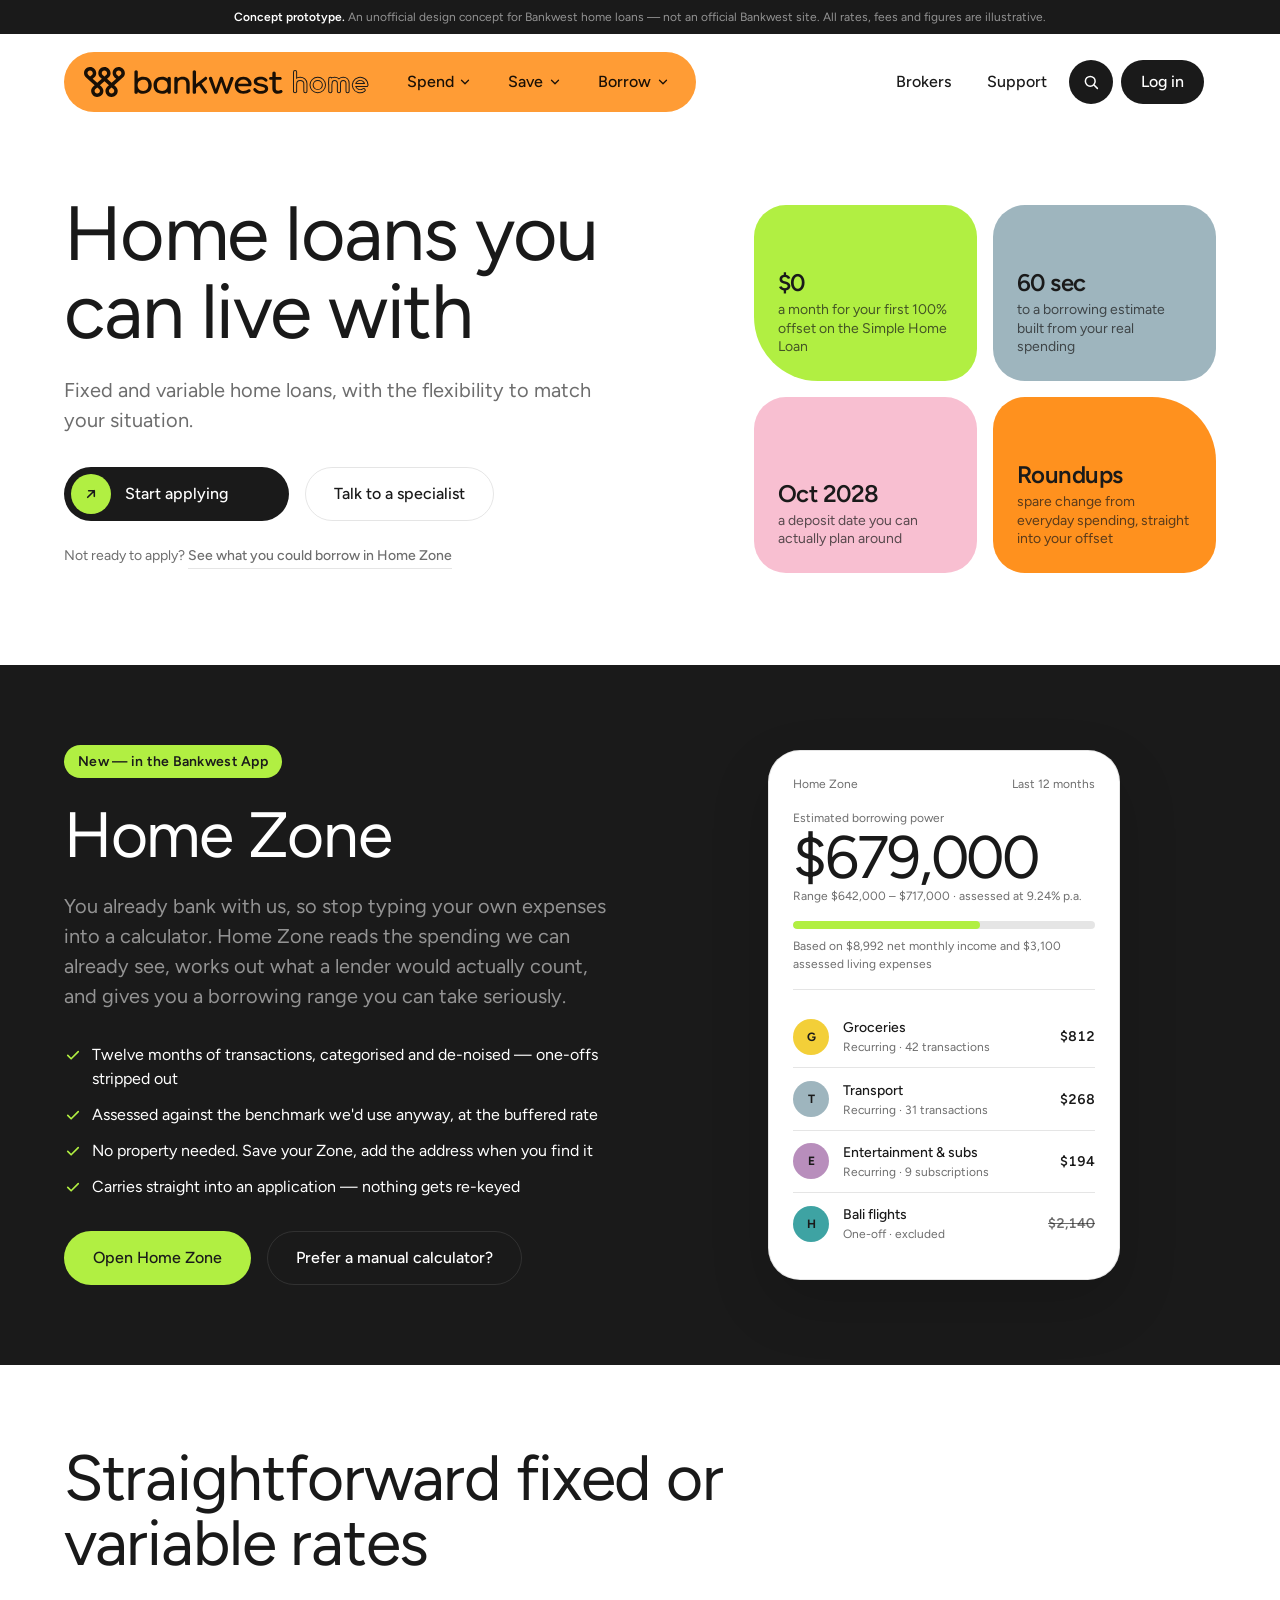
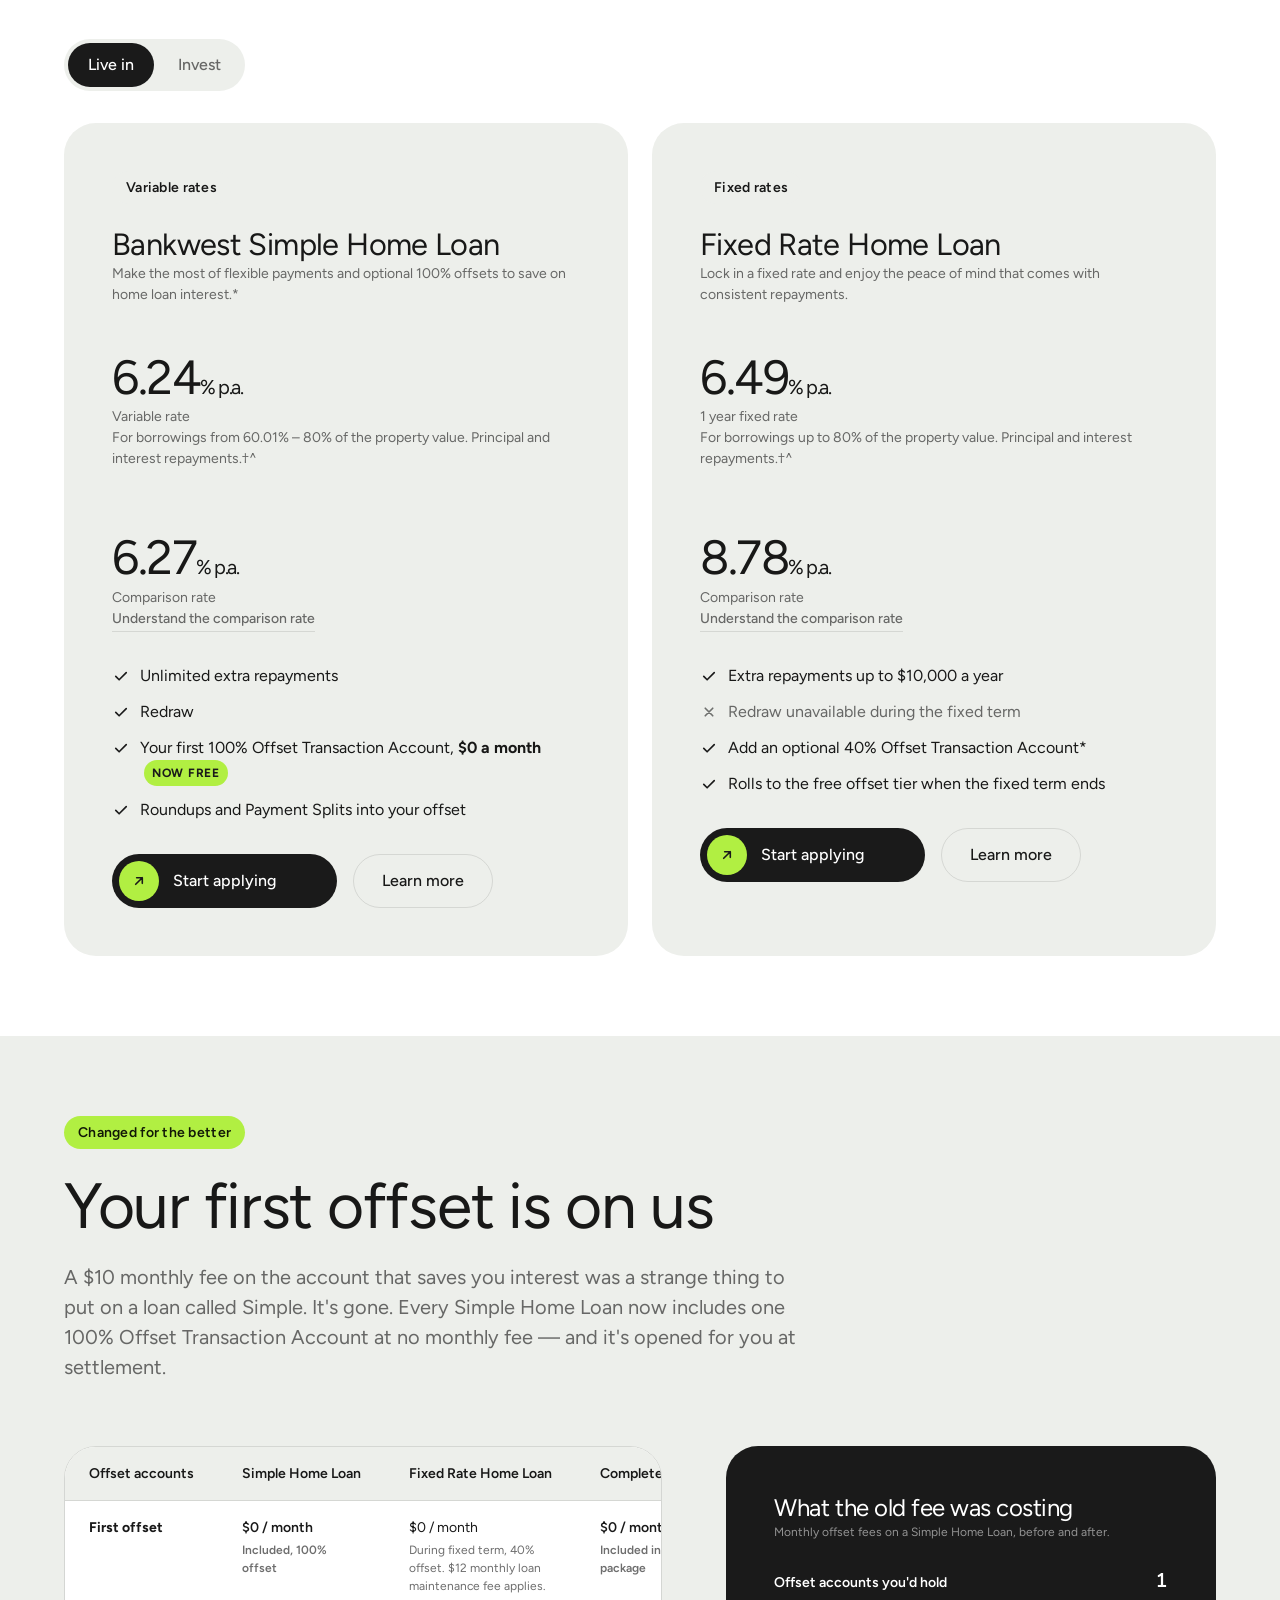
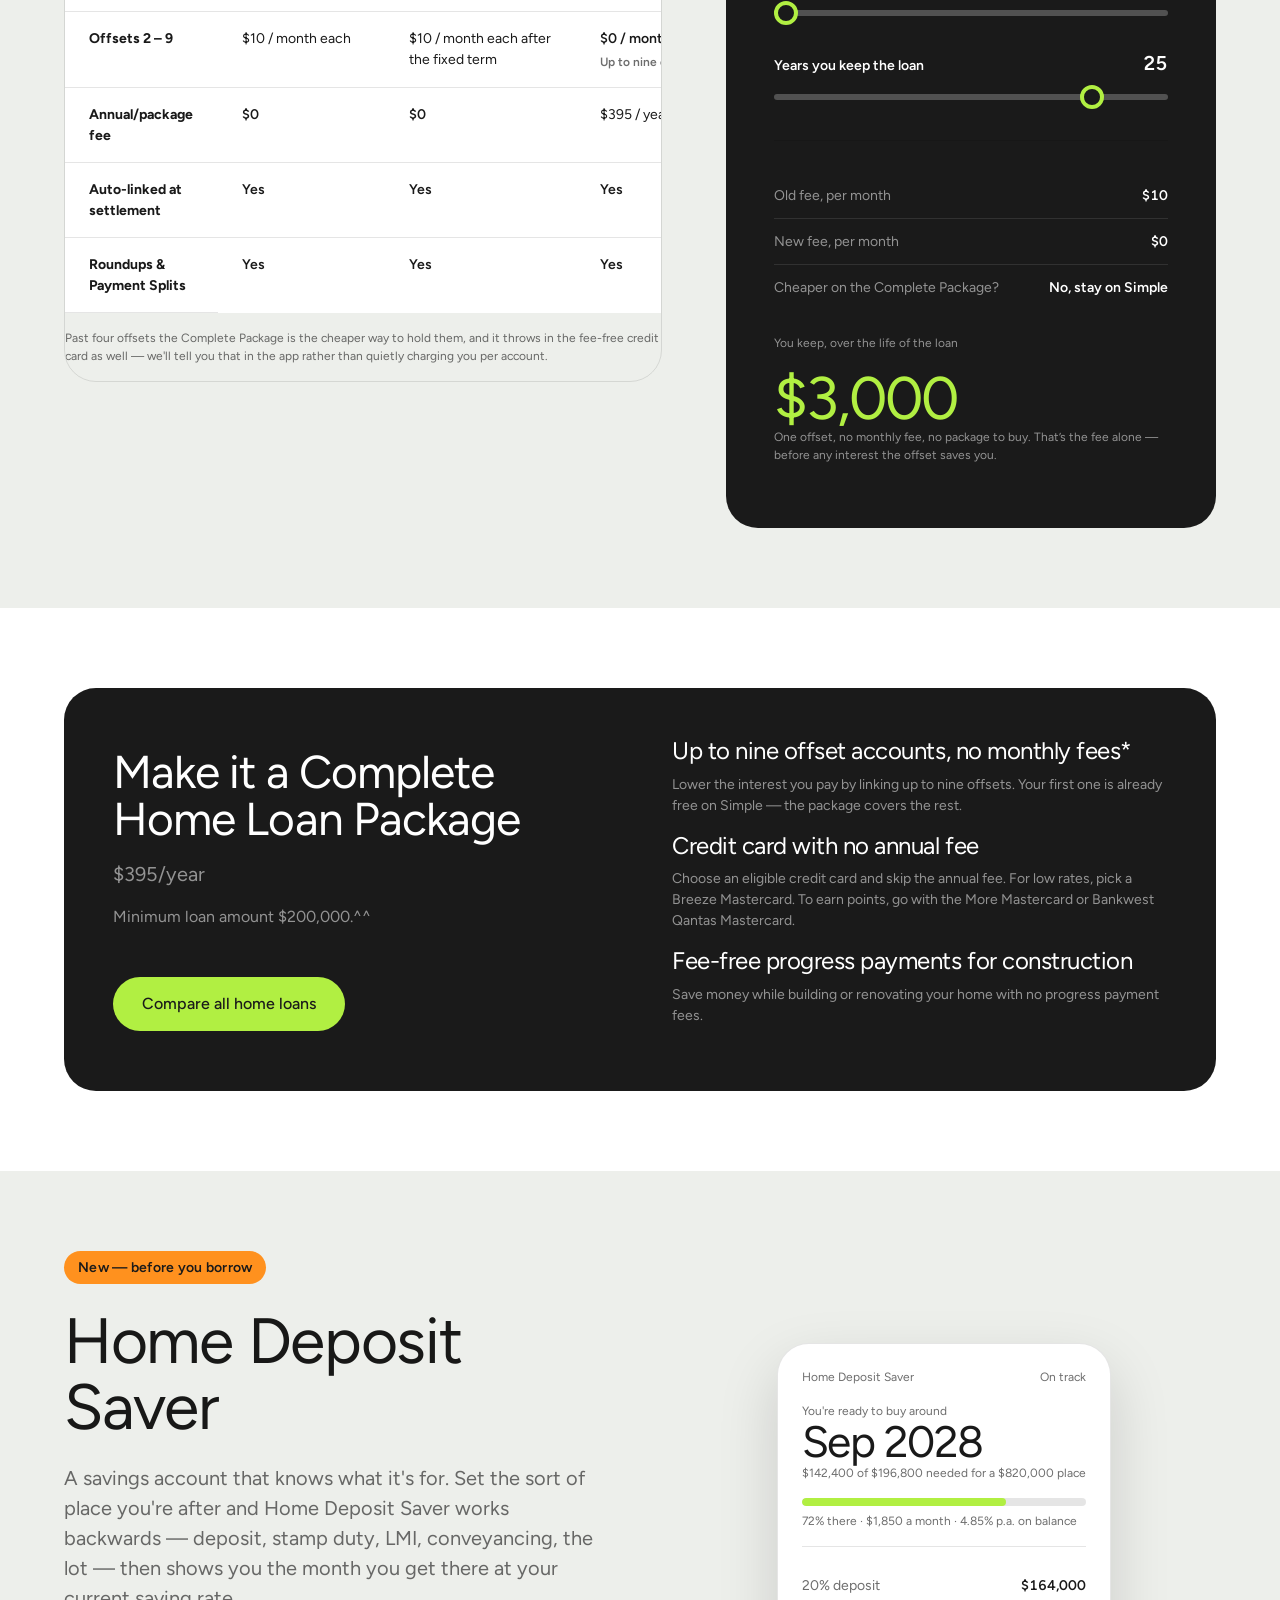
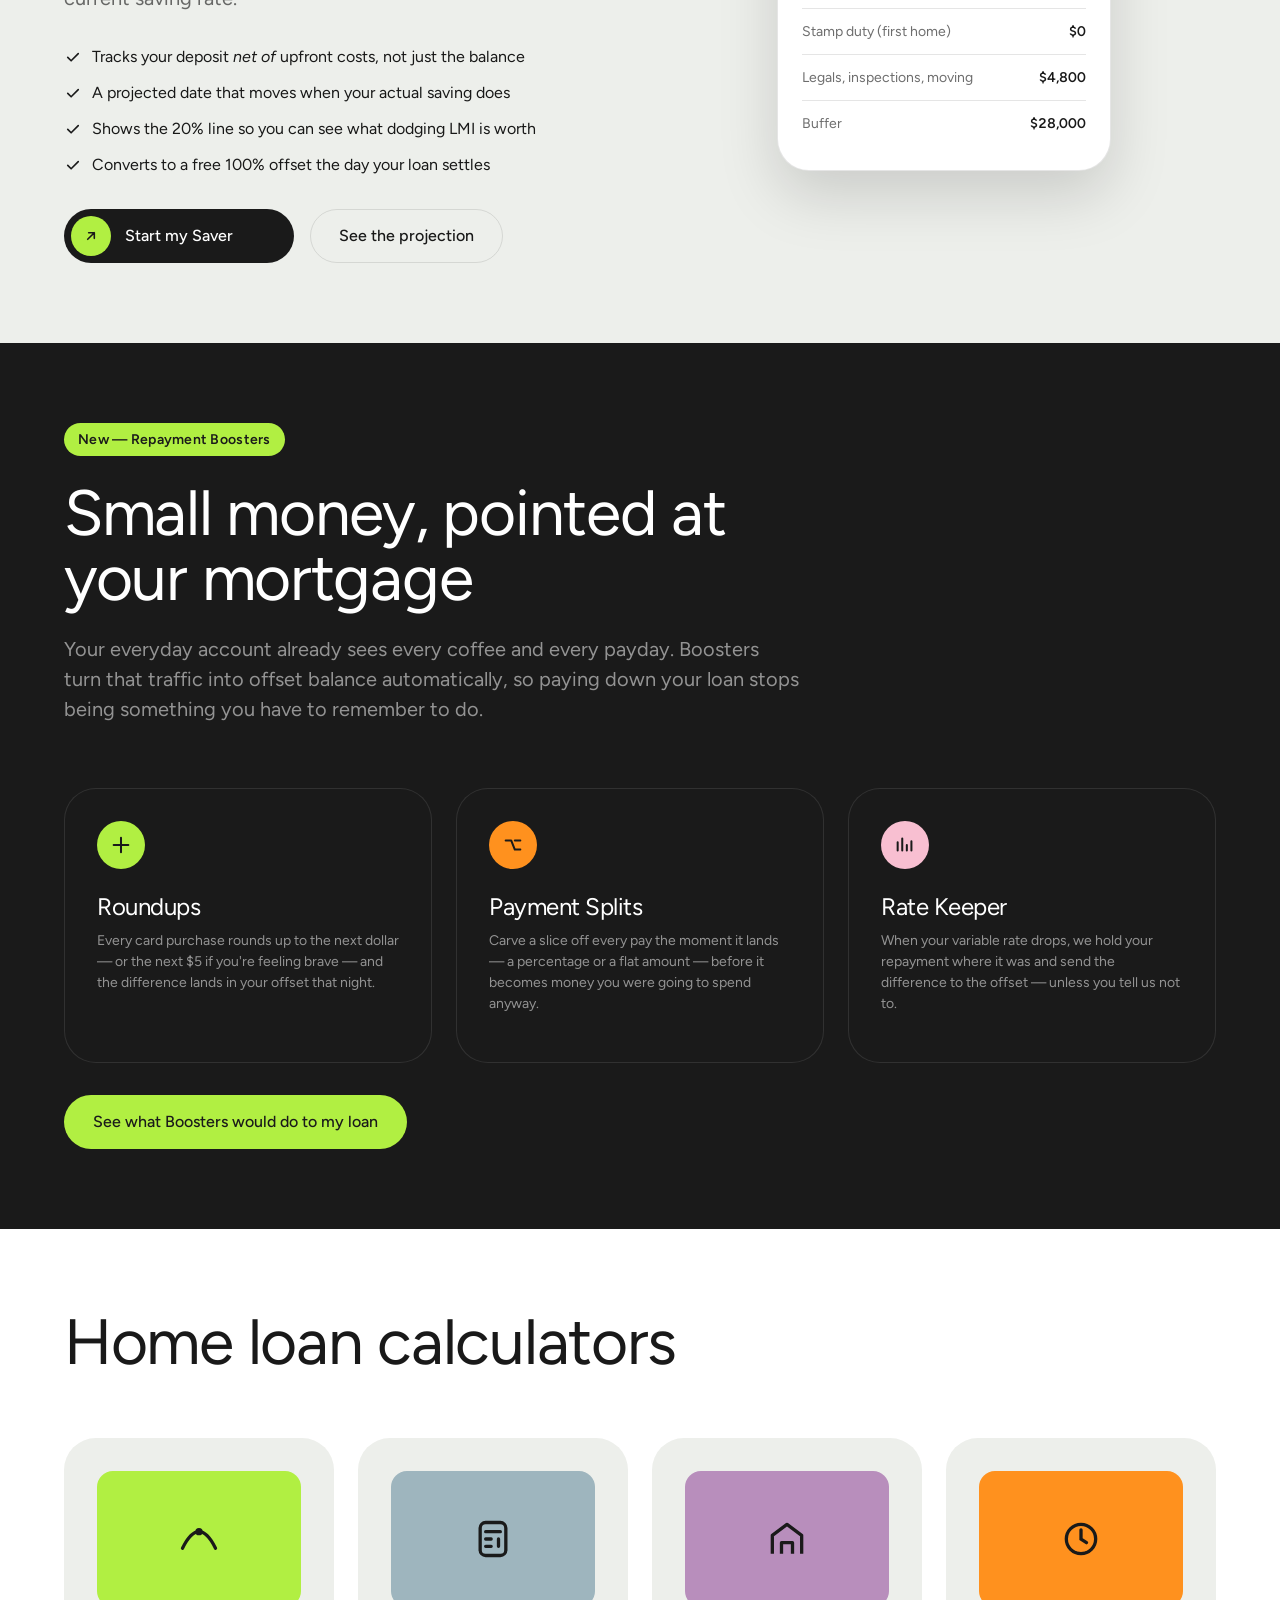
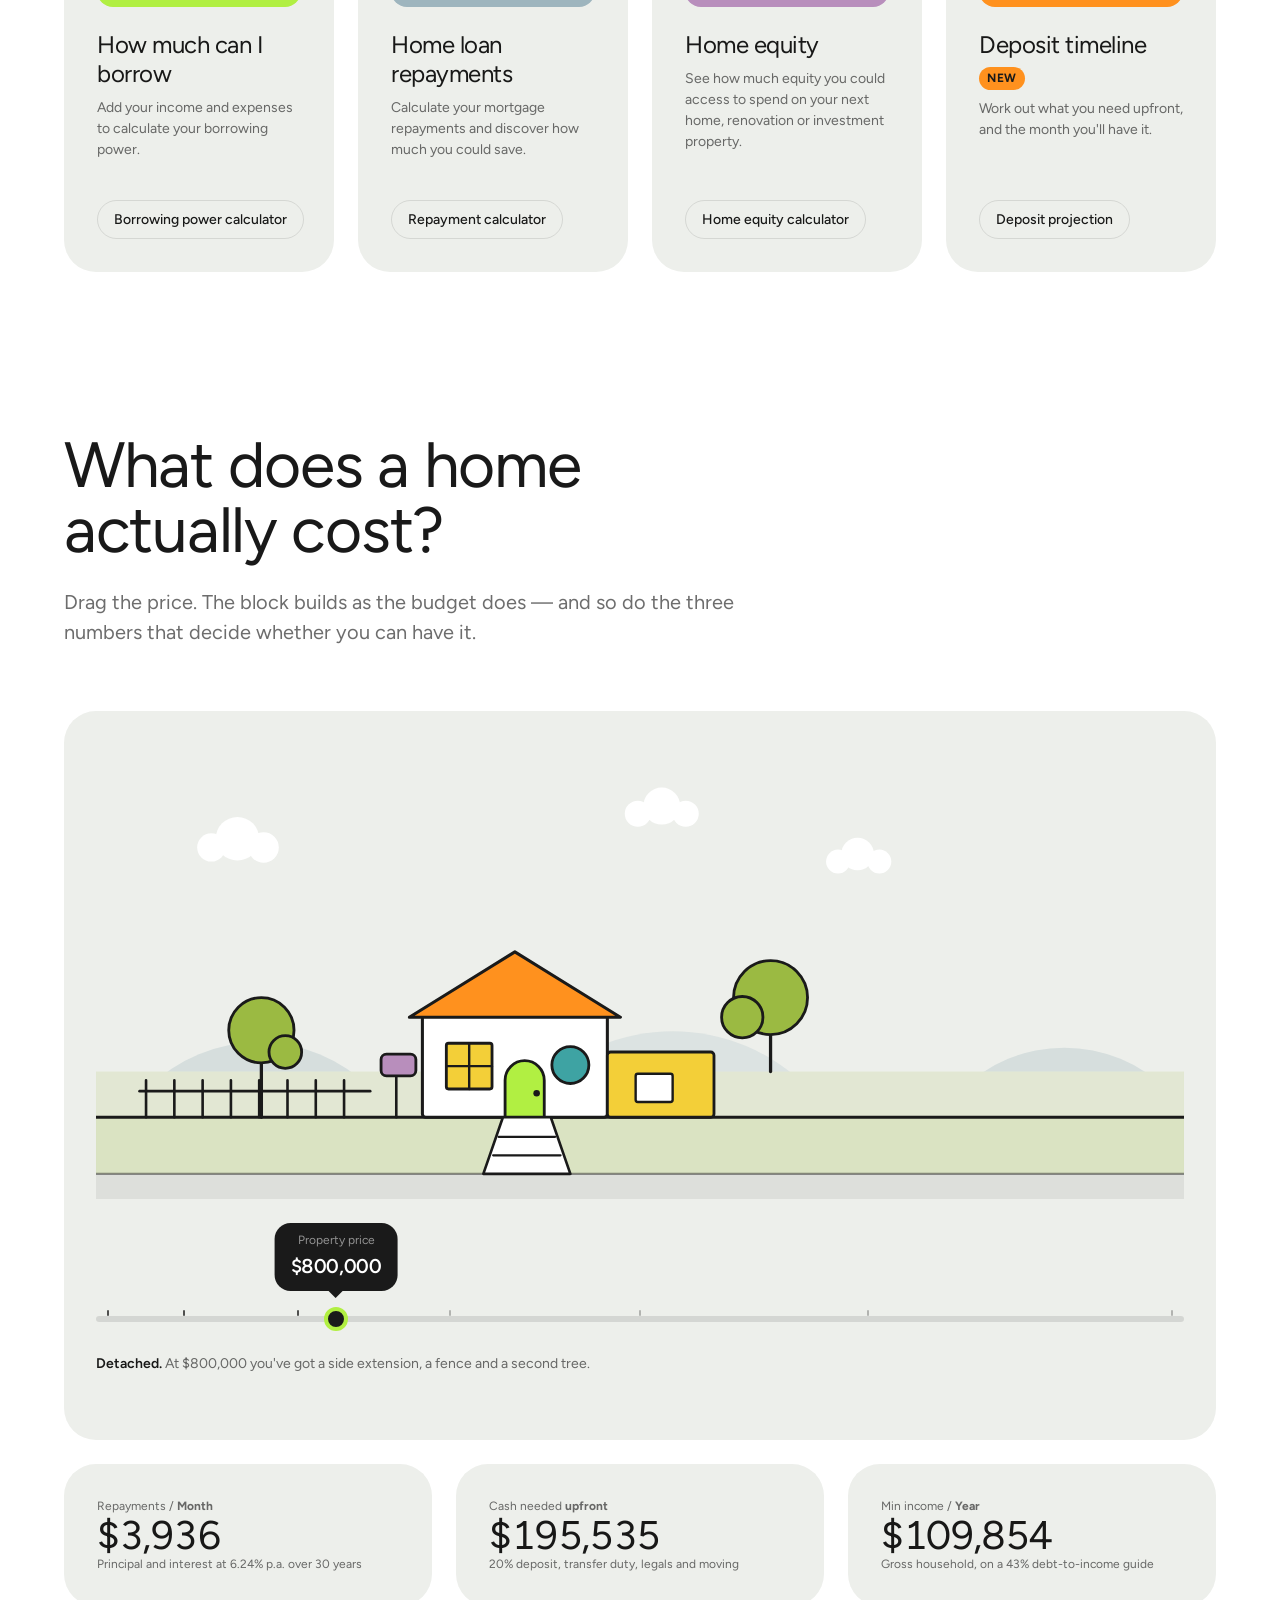
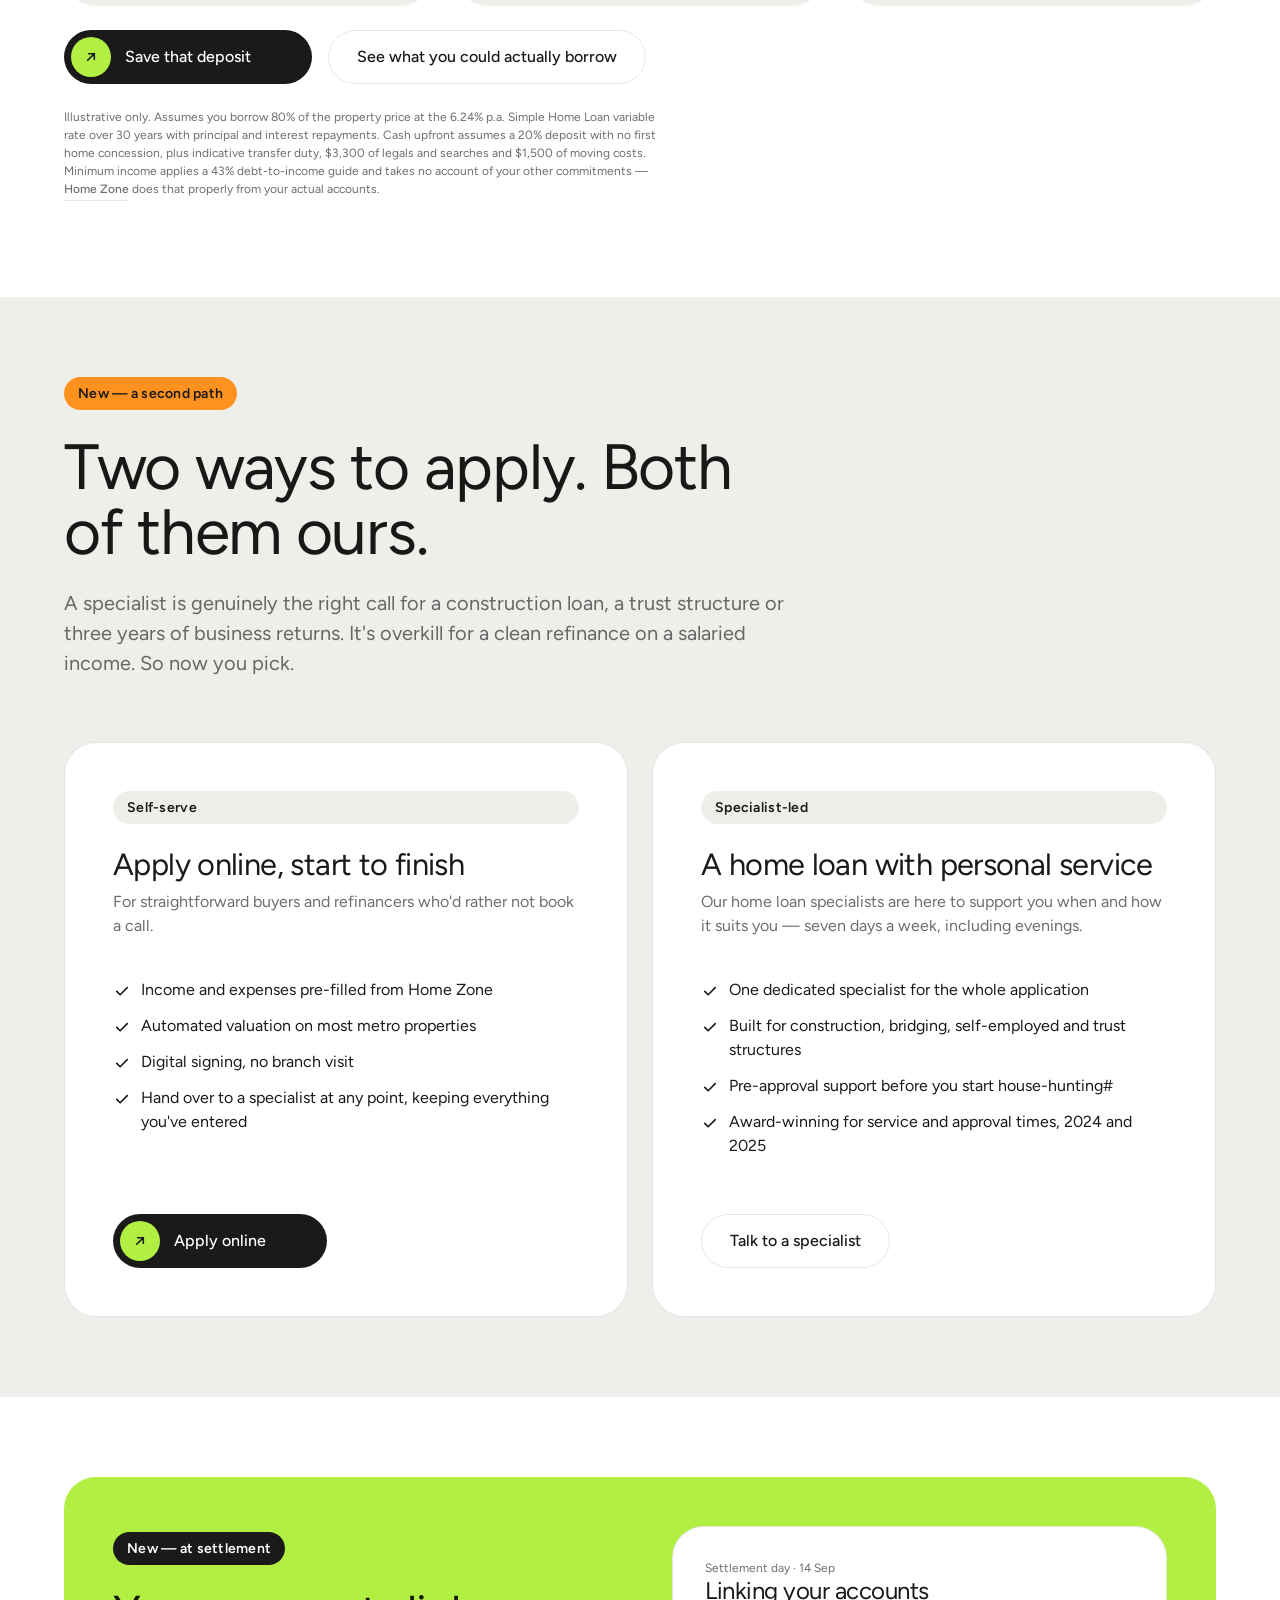
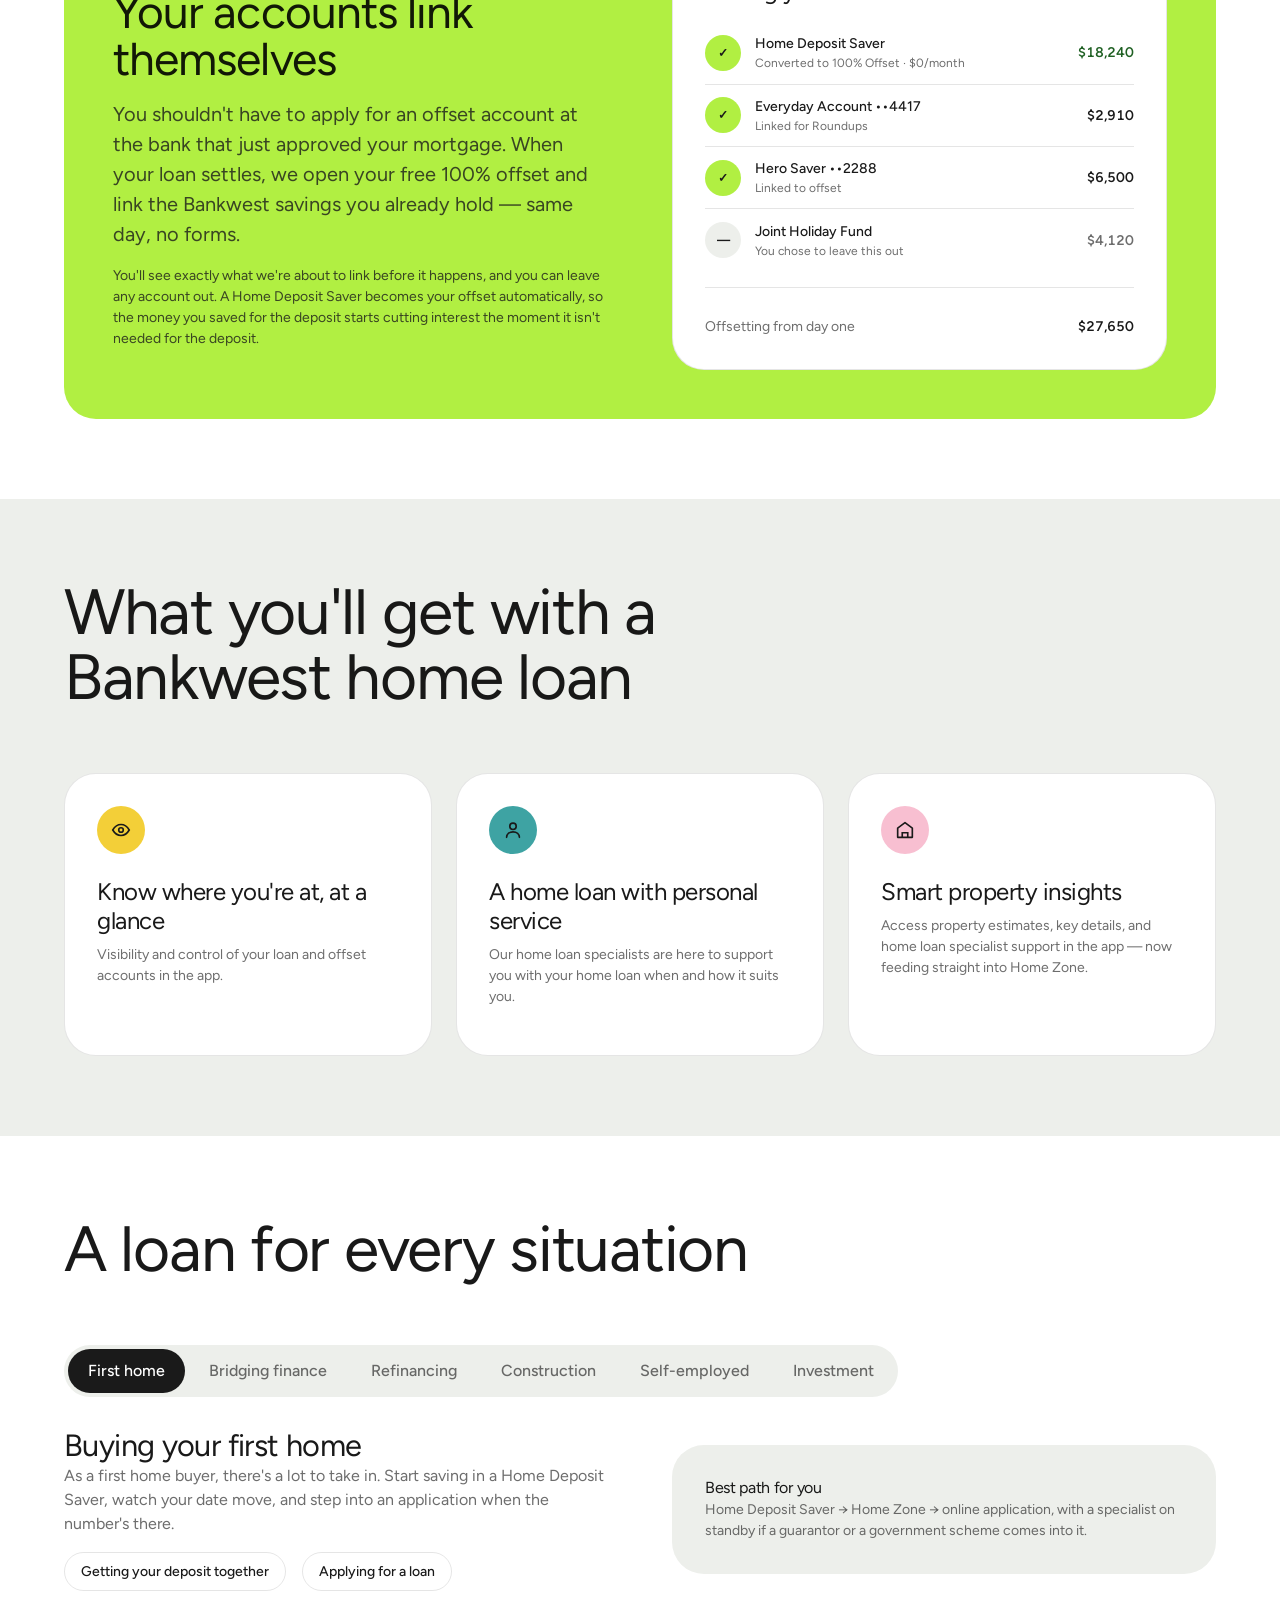
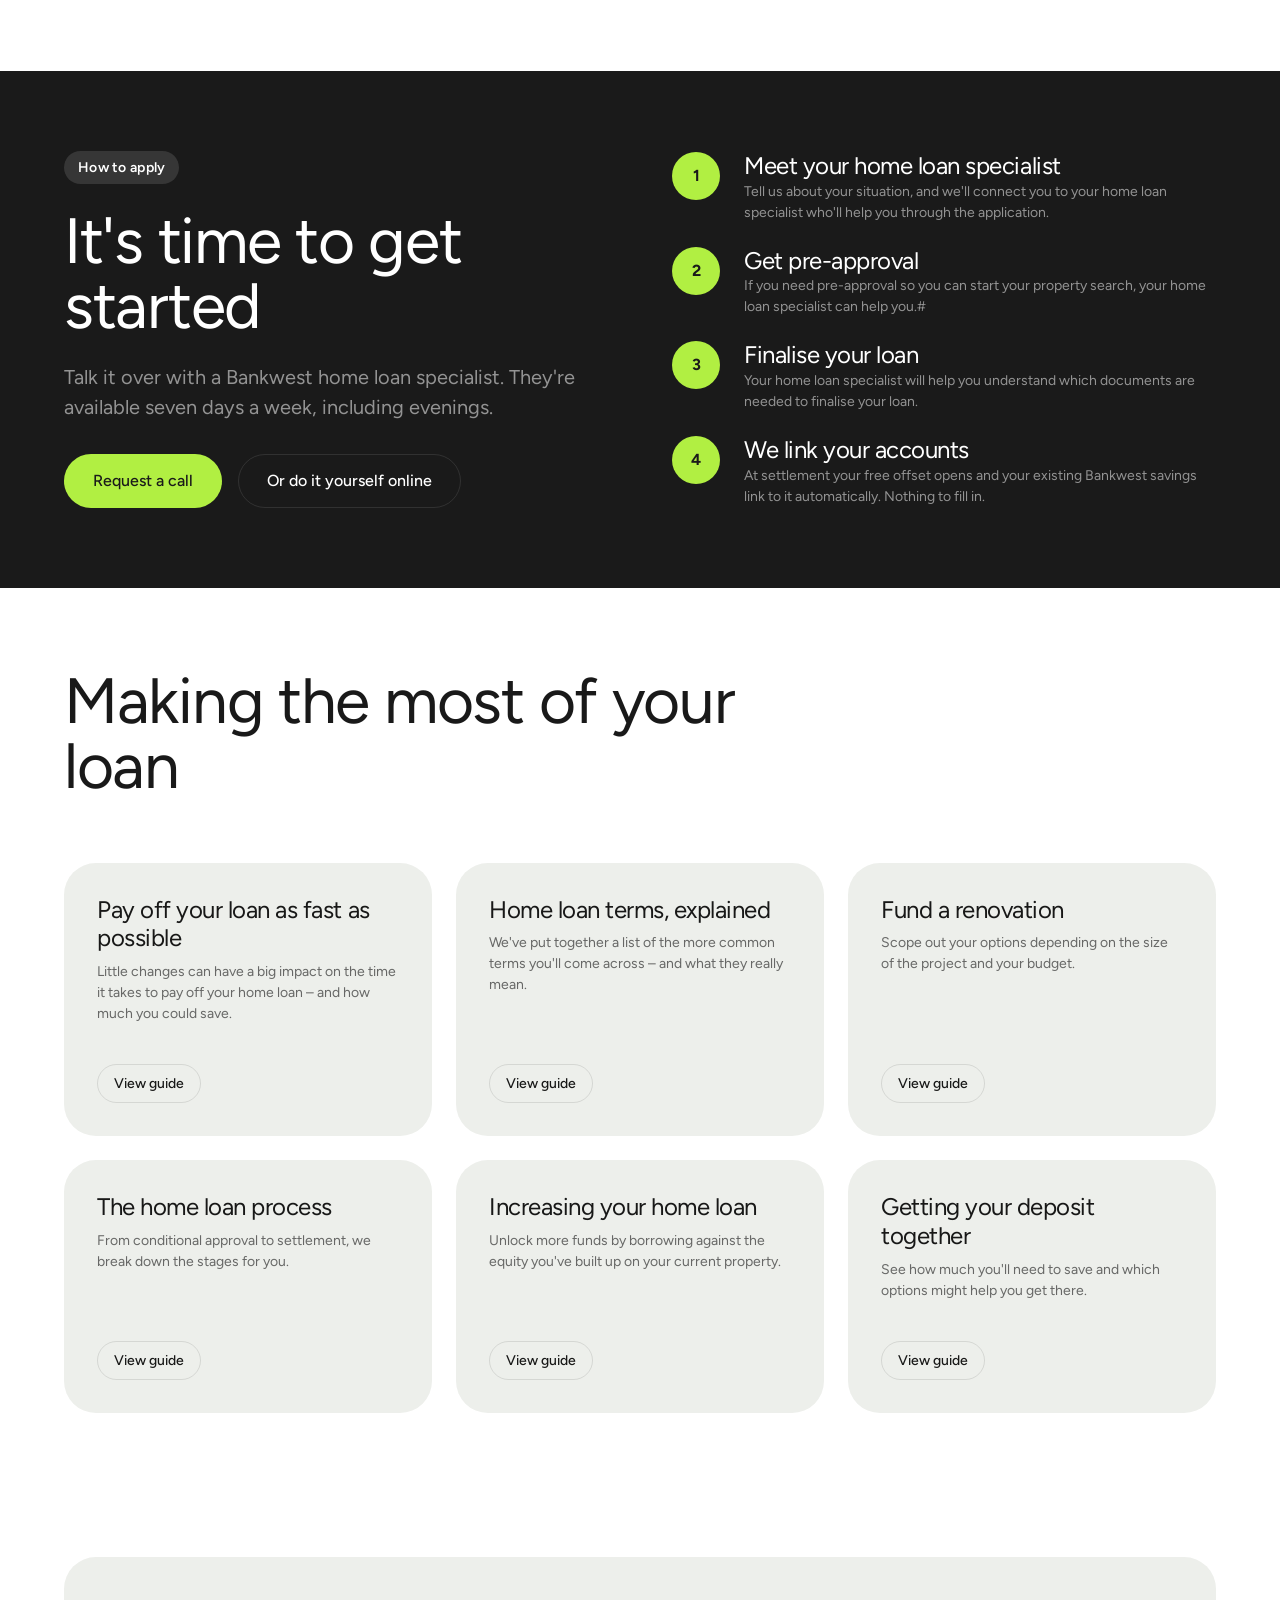
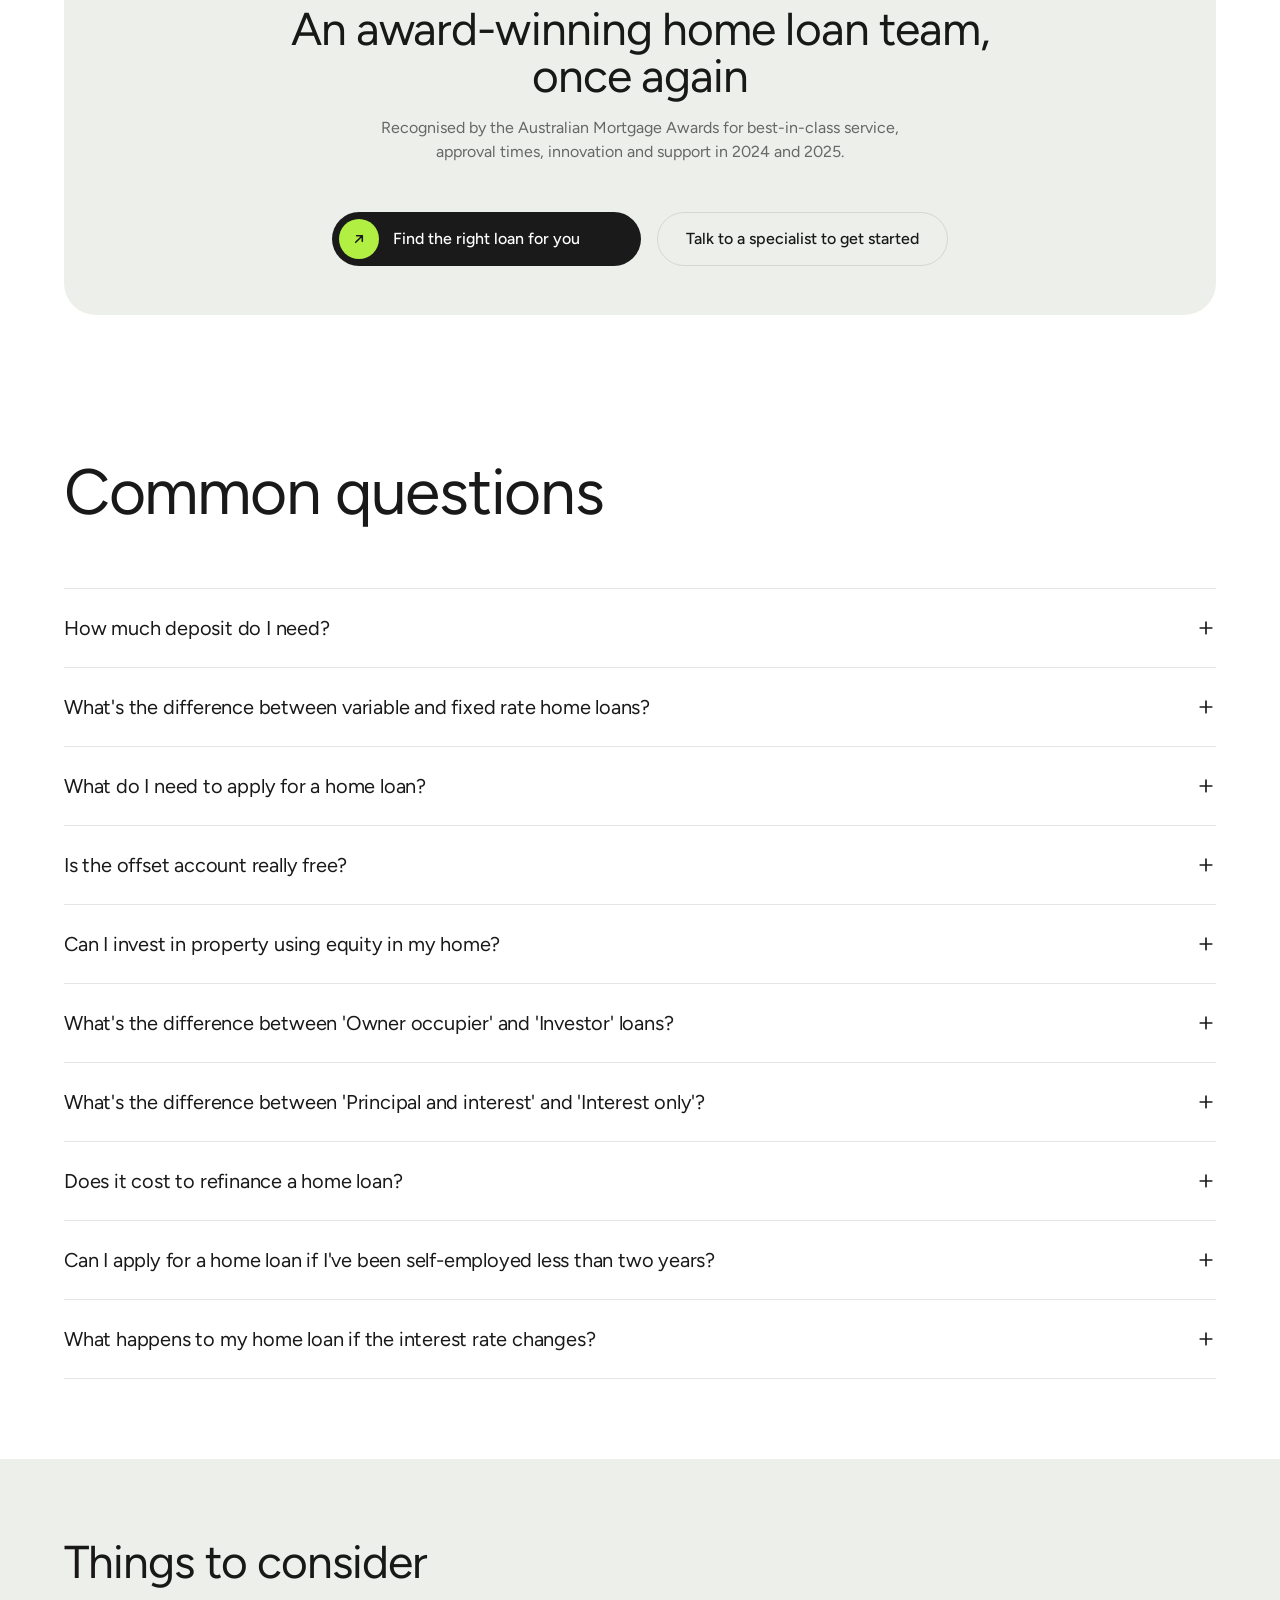
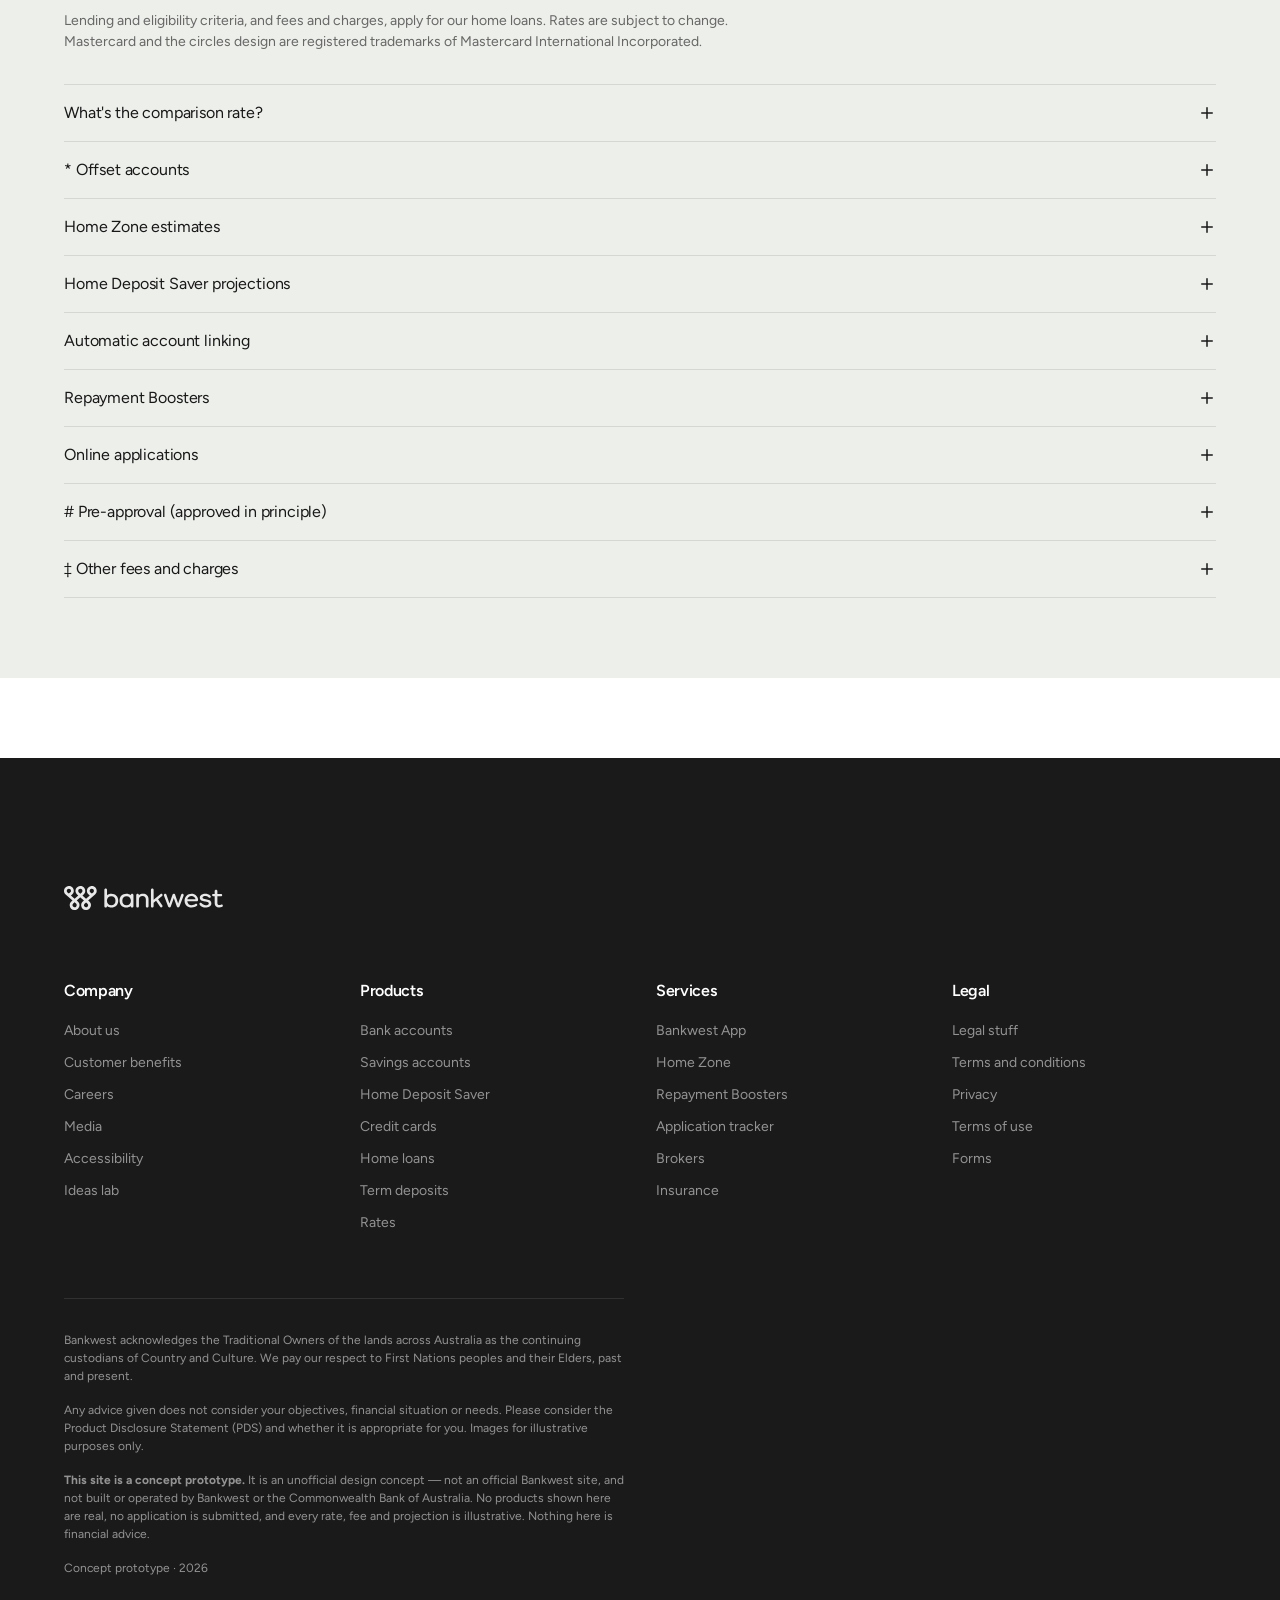
<file: index.html>
<!DOCTYPE html>
<html lang="en-AU">
<head>
<meta charset="utf-8">
<meta name="viewport" content="width=device-width, initial-scale=1">
<title>Home loans: compare rates &amp; calculate repayments | Bankwest</title>
<meta name="description" content="Fixed and variable home loans with the flexibility to match your situation. Estimate your borrowing power from real spending with Home Zone, save your deposit with Home Deposit Saver, and get your first 100% offset free.">
<link rel="preconnect" href="https://fonts.googleapis.com">
<link rel="preconnect" href="https://fonts.gstatic.com" crossorigin>
<link href="https://fonts.googleapis.com/css2?family=Figtree:wght@300;400;500;600;700&display=swap" rel="stylesheet">
<link rel="stylesheet" href="assets/css/style.css">
<link rel="icon" href="assets/img/favicon.svg" type="image/svg+xml">
</head>
<body>

<div class="protostrip">
  <strong>Concept prototype.</strong> An unofficial design concept for Bankwest home loans — not an official Bankwest site. All rates, fees and figures are illustrative.
</div>

<header class="site-header">
  <div class="wrap nav-shell">
    <nav class="nav-pill nav-pill--desktop-links" aria-label="Primary">
      <a class="brand" href="index.html">
        <img class="brand-mark" src="assets/img/bankwest-logo.svg" alt="Bankwest" width="133" height="20">
        <svg class="brand-home" viewBox="0 0 201 62" role="img" aria-label="home" fill="none" stroke-linecap="round" stroke-linejoin="round"><g stroke="var(--lockup-ink, #1a1a1a)" stroke-width="11"><g transform="translate(0,-38)"><g><path d="M5.5,43.5 L5.5,94.5"></path><path d="M5.5,74 C5.5,66 11.5,61.5 19,61.5 C26.5,61.5 33,66 33,74 L33,94.5"></path></g><g transform="translate(44,0)"><circle cx="22" cy="78" r="16.5"></circle></g><g transform="translate(94,0)"><path d="M5.5,61.5 L5.5,94.5"></path><path d="M5.5,74 C5.5,66 10.5,61.5 17,61.5 C23.5,61.5 28.5,66 28.5,74 L28.5,94.5"></path><path d="M28.5,74 C28.5,66 33.5,61.5 40,61.5 C46.5,61.5 51.5,66 51.5,74 L51.5,94.5"></path></g><g transform="translate(157,0)"><path d="M38.5,78 L5.5,78"></path><path d="M38.5,78 A16.5,16.5 0 1 0 31.5,91.5"></path></g></g></g><g stroke="var(--lockup-bg, #ff9c35)" stroke-width="5.8"><g transform="translate(0,-38)"><g><path d="M5.5,43.5 L5.5,94.5"></path><path d="M5.5,74 C5.5,66 11.5,61.5 19,61.5 C26.5,61.5 33,66 33,74 L33,94.5"></path></g><g transform="translate(44,0)"><circle cx="22" cy="78" r="16.5"></circle></g><g transform="translate(94,0)"><path d="M5.5,61.5 L5.5,94.5"></path><path d="M5.5,74 C5.5,66 10.5,61.5 17,61.5 C23.5,61.5 28.5,66 28.5,74 L28.5,94.5"></path><path d="M28.5,74 C28.5,66 33.5,61.5 40,61.5 C46.5,61.5 51.5,66 51.5,74 L51.5,94.5"></path></g><g transform="translate(157,0)"><path d="M38.5,78 L5.5,78"></path><path d="M38.5,78 A16.5,16.5 0 1 0 31.5,91.5"></path></g></g></g></svg>
      </a>

      <div class="nav-item-wrap">
        <button class="nav-link" data-nav-toggle aria-expanded="false" aria-controls="menu-spend">Spend
          <svg class="chev" width="14" height="14" viewBox="0 0 24 24" fill="none" aria-hidden="true"><path d="m6 9 6 6 6-6" stroke="currentColor" stroke-width="2.2" stroke-linecap="round" stroke-linejoin="round"/></svg>
        </button>
        <div class="nav-menu" id="menu-spend" data-open="false">
          <a href="#">Bank accounts</a><a href="#">Credit cards</a><a href="#">Foreign currency</a>
        </div>
      </div>

      <div class="nav-item-wrap">
        <button class="nav-link" data-nav-toggle aria-expanded="false" aria-controls="menu-save">Save
          <svg class="chev" width="14" height="14" viewBox="0 0 24 24" fill="none" aria-hidden="true"><path d="m6 9 6 6 6-6" stroke="currentColor" stroke-width="2.2" stroke-linecap="round" stroke-linejoin="round"/></svg>
        </button>
        <div class="nav-menu" id="menu-save" data-open="false">
          <a href="#">Savings accounts</a><a href="#">Term deposits</a>
          <a href="deposit-saver.html">Home Deposit Saver <span class="tag tag--new">New</span></a>
        </div>
      </div>

      <div class="nav-item-wrap">
        <button class="nav-link" data-nav-toggle aria-expanded="false" aria-controls="menu-borrow">Borrow
          <svg class="chev" width="14" height="14" viewBox="0 0 24 24" fill="none" aria-hidden="true"><path d="m6 9 6 6 6-6" stroke="currentColor" stroke-width="2.2" stroke-linecap="round" stroke-linejoin="round"/></svg>
        </button>
        <div class="nav-menu" id="menu-borrow" data-open="false">
          <a href="index.html">Home loans</a>
          <a href="home-zone.html">Home Zone <span class="tag tag--new">New</span></a>
          <a href="boosters.html">Repayment Boosters</a>
          <a href="apply.html">Apply online</a>
          <a href="#calculators">Home loan tools</a>
        </div>
      </div>

      <button class="nav-icon-btn nav-burger" data-burger aria-expanded="false" aria-label="Open menu">
        <svg width="18" height="18" viewBox="0 0 24 24" fill="none" aria-hidden="true"><path d="M4 7h16M4 12h16M4 17h16" stroke="currentColor" stroke-width="2" stroke-linecap="round"/></svg>
      </button>
    </nav>

    <div class="nav-pill nav-pill--plain nav-secondary">
      <a class="nav-link" href="#">Brokers</a>
      <a class="nav-link" href="#questions">Support</a>
      <button class="nav-icon-btn" aria-label="Search">
        <svg width="18" height="18" viewBox="0 0 24 24" fill="none" aria-hidden="true"><circle cx="11" cy="11" r="6.5" stroke="currentColor" stroke-width="2"/><path d="m16 16 4.5 4.5" stroke="currentColor" stroke-width="2" stroke-linecap="round"/></svg>
      </button>
      <a class="nav-login" href="apply.html">Log in</a>
    </div>
  </div>

  <div class="wrap">
    <div class="mobile-nav" id="mobile-nav" data-open="false">
      <a href="home-zone.html">Home Zone — borrowing power from your spending</a>
      <a href="deposit-saver.html">Home Deposit Saver</a>
      <a href="boosters.html">Repayment Boosters</a>
      <a href="apply.html">Apply online</a>
      <a href="#rates">Rates</a>
      <a href="#calculators">Calculators</a>
      <a href="#questions">Support</a>
    </div>
  </div>
</header>

<main>

<!-- ============================================================ HERO -->
<section class="hero wrap">
  <div class="hero-grid">
    <div>
      <h1>Home loans you can live with</h1>
      <p class="lede">Fixed and variable home loans, with the flexibility to match your situation.</p>
      <div class="btn-row">
        <a class="btn btn--primary" href="apply.html">
          <span class="btn-dot"><svg width="16" height="16" viewBox="0 0 24 24" fill="none" aria-hidden="true"><path d="M5 12h14M13 6l6 6-6 6" stroke="currentColor" stroke-width="2.4" stroke-linecap="round" stroke-linejoin="round"/></svg></span>
          <span class="btn__label">Start applying</span>
        </a>
        <a class="btn btn--secondary" href="#specialist">Talk to a specialist</a>
      </div>
      <p class="small muted" style="margin-top:1.5rem">
        Not ready to apply? <a class="link-arrow" href="home-zone.html">See what you could borrow in Home Zone</a>
      </p>
    </div>

    <div class="hero-collage">
      <div class="hero-tile" style="background:var(--brand-secondary)">
        <strong>$0</strong>
        <span>a month for your first 100% offset on the Simple Home Loan</span>
      </div>
      <div class="hero-tile" style="background:var(--c-powder)">
        <strong>60 sec</strong>
        <span>to a borrowing estimate built from your real spending</span>
      </div>
      <div class="hero-tile" style="background:var(--c-piglet)">
        <strong>Oct 2028</strong>
        <span>a deposit date you can actually plan around</span>
      </div>
      <div class="hero-tile" style="background:var(--brand-primary)">
        <strong>Roundups</strong>
        <span>spare change from everyday spending, straight into your offset</span>
      </div>
    </div>
  </div>
</section>

<!-- ==================================================== 1. HOME ZONE -->
<section class="section section--ink" id="home-zone">
  <div class="wrap">
    <div class="feature-split">
      <div>
        <span class="eyebrow eyebrow--lime">New — in the Bankwest App</span>
        <h2>Home Zone</h2>
        <p class="lede" style="margin-top:1.5rem">
          You already bank with us, so stop typing your own expenses into a calculator.
          Home Zone reads the spending we can already see, works out what a lender would
          actually count, and gives you a borrowing range you can take seriously.
        </p>
        <ul class="feature-list" style="margin-top:2rem">
          <li><svg width="18" height="18" viewBox="0 0 24 24" fill="none" aria-hidden="true"><path d="m5 12.5 4.5 4.5L19 7.5" stroke="#b1ef42" stroke-width="2.2" stroke-linecap="round" stroke-linejoin="round"/></svg>
            <span>Twelve months of transactions, categorised and de-noised — one-offs stripped out</span></li>
          <li><svg width="18" height="18" viewBox="0 0 24 24" fill="none" aria-hidden="true"><path d="m5 12.5 4.5 4.5L19 7.5" stroke="#b1ef42" stroke-width="2.2" stroke-linecap="round" stroke-linejoin="round"/></svg>
            <span>Assessed against the benchmark we'd use anyway, at the buffered rate</span></li>
          <li><svg width="18" height="18" viewBox="0 0 24 24" fill="none" aria-hidden="true"><path d="m5 12.5 4.5 4.5L19 7.5" stroke="#b1ef42" stroke-width="2.2" stroke-linecap="round" stroke-linejoin="round"/></svg>
            <span>No property needed. Save your Zone, add the address when you find it</span></li>
          <li><svg width="18" height="18" viewBox="0 0 24 24" fill="none" aria-hidden="true"><path d="m5 12.5 4.5 4.5L19 7.5" stroke="#b1ef42" stroke-width="2.2" stroke-linecap="round" stroke-linejoin="round"/></svg>
            <span>Carries straight into an application — nothing gets re-keyed</span></li>
        </ul>
        <div class="btn-row">
          <a class="btn btn--lime" href="home-zone.html">Open Home Zone</a>
          <a class="btn btn--ghost-inverse" href="#calculators">Prefer a manual calculator?</a>
        </div>
      </div>

      <div style="justify-self:center">
        <div class="phone">
          <div class="phone__bar"><span>Home Zone</span><span>Last 12 months</span></div>
          <p class="tiny muted mb-0">Estimated borrowing power</p>
          <div class="bignum" style="letter-spacing:-.035em">$679,000</div>
          <p class="tiny muted">Range $642,000 – $717,000 · assessed at 9.24% p.a.</p>
          <div class="meter" style="margin:1rem 0 .5rem"><span style="width:62%"></span></div>
          <p class="tiny muted">Based on $8,992 net monthly income and $3,100 assessed living expenses</p>
          <hr class="divider" style="margin:1rem 0">
          <div class="ledger">
            <div class="ledger-row">
              <div class="ledger-ico" style="background:var(--c-banana)">G</div>
              <div><div class="ledger-name">Groceries</div><div class="ledger-cat">Recurring · 42 transactions</div></div>
              <div class="ledger-amt">$812</div>
            </div>
            <div class="ledger-row">
              <div class="ledger-ico" style="background:var(--c-powder)">T</div>
              <div><div class="ledger-name">Transport</div><div class="ledger-cat">Recurring · 31 transactions</div></div>
              <div class="ledger-amt">$268</div>
            </div>
            <div class="ledger-row">
              <div class="ledger-ico" style="background:var(--c-lavender)">E</div>
              <div><div class="ledger-name">Entertainment &amp; subs</div><div class="ledger-cat">Recurring · 9 subscriptions</div></div>
              <div class="ledger-amt">$194</div>
            </div>
            <div class="ledger-row">
              <div class="ledger-ico" style="background:var(--c-teal)">H</div>
              <div><div class="ledger-name">Bali flights</div><div class="ledger-cat">One-off · excluded</div></div>
              <div class="ledger-amt muted" style="text-decoration:line-through">$2,140</div>
            </div>
          </div>
        </div>
      </div>
    </div>
  </div>
</section>

<!-- ======================================================== 2. RATES -->
<section class="section" id="rates">
  <div class="wrap">
    <div class="section-head">
      <h2>Straightforward fixed or variable rates</h2>
    </div>

    <div data-tabs>
      <div class="tabs" role="tablist" aria-label="Loan purpose">
        <button class="tab" role="tab" id="tab-live" aria-controls="panel-live" aria-selected="true" tabindex="0">Live in</button>
        <button class="tab" role="tab" id="tab-invest" aria-controls="panel-invest" aria-selected="false" tabindex="-1">Invest</button>
      </div>

      <!-- Owner occupier -->
      <div class="tabpanel" id="panel-live" role="tabpanel" aria-labelledby="tab-live">
        <div class="grid grid-2">
          <article class="product-card">
            <div class="product-card__head">
              <div>
                <span class="eyebrow">Variable rates</span>
                <h4>Bankwest Simple Home Loan</h4>
              </div>
            </div>
            <p class="muted small">Make the most of flexible payments and optional 100% offsets to save on home loan interest.*</p>
            <div class="rate-row">
              <div class="rate">
                <div class="rate__num">6.24<span class="rate__pa">% p.a.</span></div>
                <div class="rate__label">Variable rate<br>For borrowings from 60.01% – 80% of the property value. Principal and interest repayments.†^</div>
              </div>
              <div class="rate">
                <div class="rate__num">6.27<span class="rate__pa">% p.a.</span></div>
                <div class="rate__label">Comparison rate<br><a class="link-arrow" href="#questions">Understand the comparison rate</a></div>
              </div>
            </div>
            <ul class="feature-list">
              <li><svg width="18" height="18" viewBox="0 0 24 24" fill="none" aria-hidden="true"><path d="m5 12.5 4.5 4.5L19 7.5" stroke="#1a1a1a" stroke-width="2.2" stroke-linecap="round" stroke-linejoin="round"/></svg><span>Unlimited extra repayments</span></li>
              <li><svg width="18" height="18" viewBox="0 0 24 24" fill="none" aria-hidden="true"><path d="m5 12.5 4.5 4.5L19 7.5" stroke="#1a1a1a" stroke-width="2.2" stroke-linecap="round" stroke-linejoin="round"/></svg><span>Redraw</span></li>
              <li><svg width="18" height="18" viewBox="0 0 24 24" fill="none" aria-hidden="true"><path d="m5 12.5 4.5 4.5L19 7.5" stroke="#1a1a1a" stroke-width="2.2" stroke-linecap="round" stroke-linejoin="round"/></svg><span>Your first 100% Offset Transaction Account, <strong>$0 a month</strong> <span class="tag tag--free">Now free</span></span></li>
              <li><svg width="18" height="18" viewBox="0 0 24 24" fill="none" aria-hidden="true"><path d="m5 12.5 4.5 4.5L19 7.5" stroke="#1a1a1a" stroke-width="2.2" stroke-linecap="round" stroke-linejoin="round"/></svg><span>Roundups and Payment Splits into your offset</span></li>
            </ul>
            <div class="btn-row">
              <a class="btn btn--primary" href="apply.html"><span class="btn-dot"><svg width="16" height="16" viewBox="0 0 24 24" fill="none" aria-hidden="true"><path d="M5 12h14M13 6l6 6-6 6" stroke="currentColor" stroke-width="2.4" stroke-linecap="round" stroke-linejoin="round"/></svg></span><span class="btn__label">Start applying</span></a>
              <a class="btn btn--secondary" href="#offsets">Learn more</a>
            </div>
          </article>

          <article class="product-card">
            <div class="product-card__head">
              <div>
                <span class="eyebrow">Fixed rates</span>
                <h4>Fixed Rate Home Loan</h4>
              </div>
            </div>
            <p class="muted small">Lock in a fixed rate and enjoy the peace of mind that comes with consistent repayments.</p>
            <div class="rate-row">
              <div class="rate">
                <div class="rate__num">6.49<span class="rate__pa">% p.a.</span></div>
                <div class="rate__label">1 year fixed rate<br>For borrowings up to 80% of the property value. Principal and interest repayments.†^</div>
              </div>
              <div class="rate">
                <div class="rate__num">8.78<span class="rate__pa">% p.a.</span></div>
                <div class="rate__label">Comparison rate<br><a class="link-arrow" href="#questions">Understand the comparison rate</a></div>
              </div>
            </div>
            <ul class="feature-list">
              <li><svg width="18" height="18" viewBox="0 0 24 24" fill="none" aria-hidden="true"><path d="m5 12.5 4.5 4.5L19 7.5" stroke="#1a1a1a" stroke-width="2.2" stroke-linecap="round" stroke-linejoin="round"/></svg><span>Extra repayments up to $10,000 a year</span></li>
              <li><svg width="18" height="18" viewBox="0 0 24 24" fill="none" aria-hidden="true"><path d="M7 7l10 10M17 7 7 17" stroke="#1a1a1a99" stroke-width="2.2" stroke-linecap="round"/></svg><span class="muted">Redraw unavailable during the fixed term</span></li>
              <li><svg width="18" height="18" viewBox="0 0 24 24" fill="none" aria-hidden="true"><path d="m5 12.5 4.5 4.5L19 7.5" stroke="#1a1a1a" stroke-width="2.2" stroke-linecap="round" stroke-linejoin="round"/></svg><span>Add an optional 40% Offset Transaction Account*</span></li>
              <li><svg width="18" height="18" viewBox="0 0 24 24" fill="none" aria-hidden="true"><path d="m5 12.5 4.5 4.5L19 7.5" stroke="#1a1a1a" stroke-width="2.2" stroke-linecap="round" stroke-linejoin="round"/></svg><span>Rolls to the free offset tier when the fixed term ends</span></li>
            </ul>
            <div class="btn-row">
              <a class="btn btn--primary" href="apply.html"><span class="btn-dot"><svg width="16" height="16" viewBox="0 0 24 24" fill="none" aria-hidden="true"><path d="M5 12h14M13 6l6 6-6 6" stroke="currentColor" stroke-width="2.4" stroke-linecap="round" stroke-linejoin="round"/></svg></span><span class="btn__label">Start applying</span></a>
              <a class="btn btn--secondary" href="#offsets">Learn more</a>
            </div>
          </article>
        </div>
      </div>

      <!-- Investor -->
      <div class="tabpanel" id="panel-invest" role="tabpanel" aria-labelledby="tab-invest" hidden>
        <div class="grid grid-2">
          <article class="product-card">
            <div class="product-card__head">
              <div><span class="eyebrow">Variable rates</span><h4>Bankwest Simple Home Loan</h4></div>
            </div>
            <p class="muted small">Flexible payments and optional 100% offsets on your investment lending.*</p>
            <div class="rate-row">
              <div class="rate">
                <div class="rate__num">6.49<span class="rate__pa">% p.a.</span></div>
                <div class="rate__label">Variable rate<br>For borrowings from 60.01% – 80% of the property value. Principal and interest repayments.†^</div>
              </div>
              <div class="rate">
                <div class="rate__num">6.52<span class="rate__pa">% p.a.</span></div>
                <div class="rate__label">Comparison rate<br><a class="link-arrow" href="#questions">Understand the comparison rate</a></div>
              </div>
            </div>
            <ul class="feature-list">
              <li><svg width="18" height="18" viewBox="0 0 24 24" fill="none" aria-hidden="true"><path d="m5 12.5 4.5 4.5L19 7.5" stroke="#1a1a1a" stroke-width="2.2" stroke-linecap="round" stroke-linejoin="round"/></svg><span>Unlimited extra repayments</span></li>
              <li><svg width="18" height="18" viewBox="0 0 24 24" fill="none" aria-hidden="true"><path d="m5 12.5 4.5 4.5L19 7.5" stroke="#1a1a1a" stroke-width="2.2" stroke-linecap="round" stroke-linejoin="round"/></svg><span>Redraw</span></li>
              <li><svg width="18" height="18" viewBox="0 0 24 24" fill="none" aria-hidden="true"><path d="m5 12.5 4.5 4.5L19 7.5" stroke="#1a1a1a" stroke-width="2.2" stroke-linecap="round" stroke-linejoin="round"/></svg><span>Your first 100% Offset Transaction Account, <strong>$0 a month</strong> <span class="tag tag--free">Now free</span></span></li>
              <li><svg width="18" height="18" viewBox="0 0 24 24" fill="none" aria-hidden="true"><path d="m5 12.5 4.5 4.5L19 7.5" stroke="#1a1a1a" stroke-width="2.2" stroke-linecap="round" stroke-linejoin="round"/></svg><span>Interest-only options available</span></li>
            </ul>
            <div class="btn-row">
              <a class="btn btn--primary" href="apply.html"><span class="btn-dot"><svg width="16" height="16" viewBox="0 0 24 24" fill="none" aria-hidden="true"><path d="M5 12h14M13 6l6 6-6 6" stroke="currentColor" stroke-width="2.4" stroke-linecap="round" stroke-linejoin="round"/></svg></span><span class="btn__label">Start applying</span></a>
              <a class="btn btn--secondary" href="#offsets">Learn more</a>
            </div>
          </article>

          <article class="product-card">
            <div class="product-card__head">
              <div><span class="eyebrow">Fixed rates</span><h4>Fixed Rate Home Loan</h4></div>
            </div>
            <p class="muted small">Consistent repayments on your investment property for the fixed term.</p>
            <div class="rate-row">
              <div class="rate">
                <div class="rate__num">6.69<span class="rate__pa">% p.a.</span></div>
                <div class="rate__label">1 year fixed rate<br>For borrowings up to 80% of the property value. Principal and interest repayments.†^</div>
              </div>
              <div class="rate">
                <div class="rate__num">9.37<span class="rate__pa">% p.a.</span></div>
                <div class="rate__label">Comparison rate<br><a class="link-arrow" href="#questions">Understand the comparison rate</a></div>
              </div>
            </div>
            <ul class="feature-list">
              <li><svg width="18" height="18" viewBox="0 0 24 24" fill="none" aria-hidden="true"><path d="m5 12.5 4.5 4.5L19 7.5" stroke="#1a1a1a" stroke-width="2.2" stroke-linecap="round" stroke-linejoin="round"/></svg><span>Extra repayments up to $10,000 a year</span></li>
              <li><svg width="18" height="18" viewBox="0 0 24 24" fill="none" aria-hidden="true"><path d="M7 7l10 10M17 7 7 17" stroke="#1a1a1a99" stroke-width="2.2" stroke-linecap="round"/></svg><span class="muted">Redraw unavailable during the fixed term</span></li>
              <li><svg width="18" height="18" viewBox="0 0 24 24" fill="none" aria-hidden="true"><path d="m5 12.5 4.5 4.5L19 7.5" stroke="#1a1a1a" stroke-width="2.2" stroke-linecap="round" stroke-linejoin="round"/></svg><span>Add an optional 40% Offset Transaction Account*</span></li>
              <li><svg width="18" height="18" viewBox="0 0 24 24" fill="none" aria-hidden="true"><path d="m5 12.5 4.5 4.5L19 7.5" stroke="#1a1a1a" stroke-width="2.2" stroke-linecap="round" stroke-linejoin="round"/></svg><span>Rolls to the free offset tier when the fixed term ends</span></li>
            </ul>
            <div class="btn-row">
              <a class="btn btn--primary" href="apply.html"><span class="btn-dot"><svg width="16" height="16" viewBox="0 0 24 24" fill="none" aria-hidden="true"><path d="M5 12h14M13 6l6 6-6 6" stroke="currentColor" stroke-width="2.4" stroke-linecap="round" stroke-linejoin="round"/></svg></span><span class="btn__label">Start applying</span></a>
              <a class="btn btn--secondary" href="#offsets">Learn more</a>
            </div>
          </article>
        </div>
      </div>
    </div>
  </div>
</section>

<!-- ============================================= 3. FREE OFFSET TIER -->
<section class="section section--paper" id="offsets">
  <div class="wrap">
    <div class="section-head">
      <span class="eyebrow eyebrow--lime">Changed for the better</span>
      <h2>Your first offset is on us</h2>
      <p class="lede">
        A $10 monthly fee on the account that saves you interest was a strange thing to
        put on a loan called Simple. It's gone. Every Simple Home Loan now includes one
        100% Offset Transaction Account at no monthly fee — and it's opened for you at settlement.
      </p>
    </div>

    <div class="result-split">
      <div class="table-scroll">
        <table class="cmp">
          <caption class="sr-only">Offset account pricing by product</caption>
          <thead>
            <tr><th scope="col">Offset accounts</th><th scope="col">Simple Home Loan</th><th scope="col">Fixed Rate Home Loan</th><th scope="col">Complete Package</th></tr>
          </thead>
          <tbody>
            <tr>
              <th scope="row">First offset</th>
              <td class="is-good">$0 / month <span class="cell-note">Included, 100% offset</span></td>
              <td>$0 / month <span class="cell-note">During fixed term, 40% offset. $12 monthly loan maintenance fee applies.</span></td>
              <td class="is-good">$0 / month <span class="cell-note">Included in the package</span></td>
            </tr>
            <tr>
              <th scope="row">Offsets 2 – 9</th>
              <td>$10 / month each</td>
              <td>$10 / month each after the fixed term</td>
              <td class="is-good">$0 / month <span class="cell-note">Up to nine offsets</span></td>
            </tr>
            <tr>
              <th scope="row">Annual/package fee</th>
              <td class="is-good">$0</td>
              <td class="is-good">$0</td>
              <td>$395 / year</td>
            </tr>
            <tr>
              <th scope="row">Auto-linked at settlement</th>
              <td class="is-good">Yes</td>
              <td class="is-good">Yes</td>
              <td class="is-good">Yes</td>
            </tr>
            <tr>
              <th scope="row">Roundups &amp; Payment Splits</th>
              <td class="is-good">Yes</td>
              <td class="is-good">Yes</td>
              <td class="is-good">Yes</td>
            </tr>
          </tbody>
        </table>
        <p class="tiny muted" style="margin-top:1rem">
          Past four offsets the Complete Package is the cheaper way to hold them, and it throws in the fee-free
          credit card as well — we'll tell you that in the app rather than quietly charging you per account.
        </p>
      </div>

      <aside class="result-panel" aria-labelledby="offset-calc-h">
        <h5 id="offset-calc-h" class="mb-0">What the old fee was costing</h5>
        <p class="tiny muted">Monthly offset fees on a Simple Home Loan, before and after.</p>

        <div class="field" style="margin-top:1.5rem">
          <div class="range-head">
            <label class="field-label mb-0" for="offset-count">Offset accounts you'd hold</label>
            <span class="range-value tnum" id="offset-count-out">1</span>
          </div>
          <input class="range" type="range" id="offset-count" min="1" max="9" step="1" value="1">
        </div>

        <div class="field">
          <div class="range-head">
            <label class="field-label mb-0" for="offset-years">Years you keep the loan</label>
            <span class="range-value tnum" id="offset-years-out">25</span>
          </div>
          <input class="range" type="range" id="offset-years" min="1" max="30" step="1" value="25">
        </div>

        <hr class="divider">
        <dl style="margin:0">
          <div class="stat-row"><dt>Old fee, per month</dt><dd id="off-old-m">$10</dd></div>
          <div class="stat-row"><dt>New fee, per month</dt><dd id="off-new-m">$0</dd></div>
          <div class="stat-row"><dt>Cheaper on the Complete Package?</dt><dd id="off-pkg">No</dd></div>
        </dl>
        <p class="tiny muted" style="margin-top:1.5rem">You keep, over the life of the loan</p>
        <div class="bignum bignum--lime" id="off-saved">$3,000</div>
        <p class="tiny muted" id="off-note">That's the fee alone — before any interest the offset saves you.</p>
      </aside>
    </div>
  </div>
</section>

<!-- =========================================== COMPLETE HL PACKAGE -->
<section class="section">
  <div class="wrap">
    <div class="card card--ink card--pad-lg">
      <div class="feature-split">
        <div>
          <h3>Make it a Complete Home Loan Package</h3>
          <p class="lede" style="margin-top:1rem">$395/year</p>
          <p class="muted">Minimum loan amount $200,000.^^</p>
          <div class="btn-row" style="margin-top:1.5rem">
            <a class="btn btn--lime" href="apply.html">Compare all home loans</a>
          </div>
        </div>
        <div class="stack">
          <div>
            <h5>Up to nine offset accounts, no monthly fees*</h5>
            <p class="muted small">Lower the interest you pay by linking up to nine offsets. Your first one is already free on Simple — the package covers the rest.</p>
          </div>
          <div>
            <h5>Credit card with no annual fee</h5>
            <p class="muted small">Choose an eligible credit card and skip the annual fee. For low rates, pick a Breeze Mastercard. To earn points, go with the More Mastercard or Bankwest Qantas Mastercard.</p>
          </div>
          <div>
            <h5>Fee-free progress payments for construction</h5>
            <p class="muted small">Save money while building or renovating your home with no progress payment fees.</p>
          </div>
        </div>
      </div>
    </div>
  </div>
</section>

<!-- ================================================ 4. DEPOSIT SAVER -->
<section class="section section--paper" id="deposit-saver">
  <div class="wrap">
    <div class="feature-split">
      <div>
        <span class="eyebrow eyebrow--orange">New — before you borrow</span>
        <h2>Home Deposit Saver</h2>
        <p class="lede" style="margin-top:1.5rem">
          A savings account that knows what it's for. Set the sort of place you're after and
          Home Deposit Saver works backwards — deposit, stamp duty, LMI, conveyancing, the lot —
          then shows you the month you get there at your current saving rate.
        </p>
        <ul class="feature-list" style="margin-top:2rem">
          <li><svg width="18" height="18" viewBox="0 0 24 24" fill="none" aria-hidden="true"><path d="m5 12.5 4.5 4.5L19 7.5" stroke="#1a1a1a" stroke-width="2.2" stroke-linecap="round" stroke-linejoin="round"/></svg><span>Tracks your deposit <em>net of</em> upfront costs, not just the balance</span></li>
          <li><svg width="18" height="18" viewBox="0 0 24 24" fill="none" aria-hidden="true"><path d="m5 12.5 4.5 4.5L19 7.5" stroke="#1a1a1a" stroke-width="2.2" stroke-linecap="round" stroke-linejoin="round"/></svg><span>A projected date that moves when your actual saving does</span></li>
          <li><svg width="18" height="18" viewBox="0 0 24 24" fill="none" aria-hidden="true"><path d="m5 12.5 4.5 4.5L19 7.5" stroke="#1a1a1a" stroke-width="2.2" stroke-linecap="round" stroke-linejoin="round"/></svg><span>Shows the 20% line so you can see what dodging LMI is worth</span></li>
          <li><svg width="18" height="18" viewBox="0 0 24 24" fill="none" aria-hidden="true"><path d="m5 12.5 4.5 4.5L19 7.5" stroke="#1a1a1a" stroke-width="2.2" stroke-linecap="round" stroke-linejoin="round"/></svg><span>Converts to a free 100% offset the day your loan settles</span></li>
        </ul>
        <div class="btn-row">
          <a class="btn btn--primary" href="deposit-saver.html"><span class="btn-dot"><svg width="16" height="16" viewBox="0 0 24 24" fill="none" aria-hidden="true"><path d="M5 12h14M13 6l6 6-6 6" stroke="currentColor" stroke-width="2.4" stroke-linecap="round" stroke-linejoin="round"/></svg></span><span class="btn__label">Start my Saver</span></a>
          <a class="btn btn--secondary" href="deposit-saver.html#projection">See the projection</a>
        </div>
      </div>

      <div style="justify-self:center">
        <div class="phone">
          <div class="phone__bar"><span>Home Deposit Saver</span><span>On track</span></div>
          <p class="tiny muted mb-0">You're ready to buy around</p>
          <div class="bignum" style="font-size:2.75rem">Sep 2028</div>
          <p class="tiny muted">$142,400 of $196,800 needed for a $820,000 place</p>
          <div class="meter" style="margin:1rem 0 .35rem"><span style="width:72%"></span></div>
          <p class="tiny muted">72% there · $1,850 a month · 4.85% p.a. on balance</p>
          <hr class="divider" style="margin:1rem 0">
          <dl style="margin:0">
            <div class="stat-row"><dt>20% deposit</dt><dd>$164,000</dd></div>
            <div class="stat-row"><dt>Stamp duty (first home)</dt><dd>$0</dd></div>
            <div class="stat-row"><dt>Legals, inspections, moving</dt><dd>$4,800</dd></div>
            <div class="stat-row"><dt>Buffer</dt><dd>$28,000</dd></div>
          </dl>
        </div>
      </div>
    </div>
  </div>
</section>

<!-- ==================================================== 5. BOOSTERS -->
<section class="section section--ink" id="boosters">
  <div class="wrap">
    <div class="section-head">
      <span class="eyebrow eyebrow--lime">New — Repayment Boosters</span>
      <h2>Small money, pointed at your mortgage</h2>
      <p class="lede">
        Your everyday account already sees every coffee and every payday. Boosters turn that
        traffic into offset balance automatically, so paying down your loan stops being
        something you have to remember to do.
      </p>
    </div>

    <div class="grid grid-3">
      <article class="card card--ink" style="border:1px solid var(--divider-on-inverse)">
        <div class="icon-badge" style="background:var(--brand-secondary);color:#1a1a1a">
          <svg width="22" height="22" viewBox="0 0 24 24" fill="none" aria-hidden="true"><path d="M12 4v16M4 12h16" stroke="currentColor" stroke-width="2.2" stroke-linecap="round"/></svg>
        </div>
        <h5>Roundups</h5>
        <p class="muted small">Every card purchase rounds up to the next dollar — or the next $5 if you're feeling brave — and the difference lands in your offset that night.</p>
      </article>
      <article class="card card--ink" style="border:1px solid var(--divider-on-inverse)">
        <div class="icon-badge" style="background:var(--brand-primary);color:#1a1a1a">
          <svg width="22" height="22" viewBox="0 0 24 24" fill="none" aria-hidden="true"><path d="M4 7h6l4 10h6M14 7h6" stroke="currentColor" stroke-width="2.2" stroke-linecap="round" stroke-linejoin="round"/></svg>
        </div>
        <h5>Payment Splits</h5>
        <p class="muted small">Carve a slice off every pay the moment it lands — a percentage or a flat amount — before it becomes money you were going to spend anyway.</p>
      </article>
      <article class="card card--ink" style="border:1px solid var(--divider-on-inverse)">
        <div class="icon-badge" style="background:var(--c-piglet);color:#1a1a1a">
          <svg width="22" height="22" viewBox="0 0 24 24" fill="none" aria-hidden="true"><path d="M4 18V9m5 9V5m5 13v-6m5 6V8" stroke="currentColor" stroke-width="2.2" stroke-linecap="round"/></svg>
        </div>
        <h5>Rate Keeper</h5>
        <p class="muted small">When your variable rate drops, we hold your repayment where it was and send the difference to the offset — unless you tell us not to.</p>
      </article>
    </div>

    <div class="btn-row" style="margin-top:2rem">
      <a class="btn btn--lime" href="boosters.html">See what Boosters would do to my loan</a>
    </div>
  </div>
</section>

<!-- ================================================== CALCULATORS -->
<section class="section" id="calculators">
  <div class="wrap">
    <div class="section-head"><h2>Home loan calculators</h2></div>
    <div class="grid grid-4">
      <article class="card card--paper">
        <div class="card-swatch" style="background:var(--brand-secondary)">
          <svg width="44" height="44" viewBox="0 0 24 24" fill="none" aria-hidden="true"><path d="M3 17c3-6 6-9 9-9s6 3 9 9" stroke="#1a1a1a" stroke-width="1.8" stroke-linecap="round"/><circle cx="12" cy="8" r="2" fill="#1a1a1a"/></svg>
        </div>
        <h5>How much can I borrow</h5>
        <p class="muted small">Add your income and expenses to calculate your borrowing power.</p>
        <div class="btn-row"><a class="btn btn--secondary btn--sm" href="home-zone.html">Borrowing power calculator</a></div>
      </article>

      <article class="card card--paper">
        <div class="card-swatch" style="background:var(--c-powder)">
          <svg width="44" height="44" viewBox="0 0 24 24" fill="none" aria-hidden="true"><rect x="5" y="3" width="14" height="18" rx="3" stroke="#1a1a1a" stroke-width="1.8"/><path d="M8 8h8M8 12h3M8 16h3M15 12v4" stroke="#1a1a1a" stroke-width="1.8" stroke-linecap="round"/></svg>
        </div>
        <h5>Home loan repayments</h5>
        <p class="muted small">Calculate your mortgage repayments and discover how much you could save.</p>
        <div class="btn-row"><a class="btn btn--secondary btn--sm" href="boosters.html#repayments">Repayment calculator</a></div>
      </article>

      <article class="card card--paper">
        <div class="card-swatch" style="background:var(--c-lavender)">
          <svg width="44" height="44" viewBox="0 0 24 24" fill="none" aria-hidden="true"><path d="M4 20V10l8-6 8 6v10" stroke="#1a1a1a" stroke-width="1.8" stroke-linejoin="round"/><path d="M9 20v-6h6v6" stroke="#1a1a1a" stroke-width="1.8" stroke-linejoin="round"/></svg>
        </div>
        <h5>Home equity</h5>
        <p class="muted small">See how much equity you could access to spend on your next home, renovation or investment property.</p>
        <div class="btn-row"><a class="btn btn--secondary btn--sm" href="#specialist">Home equity calculator</a></div>
      </article>

      <article class="card card--paper">
        <div class="card-swatch" style="background:var(--brand-primary)">
          <svg width="44" height="44" viewBox="0 0 24 24" fill="none" aria-hidden="true"><circle cx="12" cy="12" r="8" stroke="#1a1a1a" stroke-width="1.8"/><path d="M12 7v5l3 2" stroke="#1a1a1a" stroke-width="1.8" stroke-linecap="round"/></svg>
        </div>
        <h5>Deposit timeline <span class="tag tag--new">New</span></h5>
        <p class="muted small">Work out what you need upfront, and the month you'll have it.</p>
        <div class="btn-row"><a class="btn btn--secondary btn--sm" href="deposit-saver.html#projection">Deposit projection</a></div>
      </article>
    </div>
  </div>
</section>

<!-- ============================================ WHAT DOES A HOME COST -->
<section class="section" id="cost">
  <div class="wrap">
    <div class="section-head">
      <h2>What does a home actually cost?</h2>
      <p class="lede">Drag the price. The block builds as the budget does — and so do the three numbers that decide whether you can have it.</p>
    </div>

    <div class="scene-card">
      <div class="scene-figure" id="scene-figure">
      <svg id="cost-scene" viewBox="0 0 1000 420" role="img"
           aria-labelledby="scene-title" aria-describedby="scene-caption"
           fill="none" stroke="#1a1a1a" stroke-width="2.6" stroke-linecap="round" stroke-linejoin="round">
        <title id="scene-title">An illustrated block that gains features as the property price rises</title>

        <!-- ------------------------------------- always-on backdrop -->
        <g stroke="none">
          <circle cx="150" cy="420" r="145" fill="#9eb5be" fill-opacity=".3"/>
          <circle cx="530" cy="440" r="175" fill="#9eb5be" fill-opacity=".22"/>
          <circle cx="890" cy="415" r="135" fill="#9eb5be" fill-opacity=".3"/>
          <!-- clips the hills to a horizon; matches the card surface -->
          <rect x="0" y="302" width="1000" height="118" fill="#edefeb"/>
          <rect x="0" y="302" width="1000" height="42" fill="#9bba42" fill-opacity=".14"/>
          <!-- clouds: flat overlapping circles, no stroke, so they merge -->
          <g fill="#ffffff">
            <circle cx="130" cy="88" r="20"/><circle cx="106" cy="96" r="13"/><circle cx="154" cy="96" r="14"/>
            <circle cx="520" cy="58" r="17"/><circle cx="498" cy="65" r="12"/><circle cx="542" cy="65" r="12"/>
            <circle cx="700" cy="102" r="15"/><circle cx="682" cy="109" r="11"/><circle cx="720" cy="109" r="11"/>
          </g>
        </g>

        <!-- ------------------------------------------------------ sky -->
        <g class="sc" data-from="3000000">
          <circle cx="890" cy="78" r="30" fill="#f3cf38"/>
          <path d="M928 78h12M916.9 104.9l8.5 8.5M890 116v12M863.1 104.9l-8.5 8.5M852 78h-12M863.1 51.1l-8.5-8.5M890 40V28M916.9 51.1l8.5-8.5" stroke-width="2.2"/>
        </g>
        <g class="sc" data-from="2200000" stroke-width="2.2">
          <path d="M286 90q9-11 18 0"/>
          <path d="M312 74q9-11 18 0"/>
          <path d="M334 96q7-9 14 0"/>
        </g>

        <!-- ----------------------------------------------- background -->
        <g class="sc" data-from="3000000" fill="#9bba42">
          <circle cx="70" cy="292" r="13"/><circle cx="96" cy="292" r="13"/><circle cx="122" cy="292" r="13"/>
          <circle cx="148" cy="292" r="13"/><circle cx="174" cy="292" r="13"/><circle cx="200" cy="292" r="13"/>
          <circle cx="226" cy="292" r="13"/>
        </g>

        <g class="sc" data-from="700000">
          <path d="M620 302v-48" stroke-width="3"/>
          <circle cx="620" cy="234" r="34" fill="#9bba42"/>
          <circle cx="594" cy="252" r="19" fill="#9bba42"/>
        </g>

        <g class="sc" data-from="3000000">
          <path d="M736 248 787 214l51 34" fill="#b88ebc"/>
          <rect x="744" y="246" width="86" height="56" rx="3" fill="#ffffff"/>
          <circle cx="787" cy="272" r="11" fill="#3ea3a3"/>
        </g>

        <g class="sc" data-from="2200000">
          <path d="M880 302v-42" stroke-width="3"/>
          <circle cx="880" cy="242" r="28" fill="#9bba42"/>
        </g>

        <!-- ----------------------------------------------- foreground -->
        <rect x="0" y="344" width="1000" height="52" fill="#9bba42" fill-opacity=".24" stroke="none"/>
        <rect x="0" y="396" width="1000" height="24" fill="#1a1a1a" fill-opacity=".07" stroke="none"/>
        <path d="M0 344h1000" stroke-width="2.8"/>
        <path d="M0 396h1000" stroke-width="2" opacity=".45"/>

        <!-- front tree -->
        <g class="sc" data-from="400000">
          <path d="M152 344v-58" stroke-width="3"/>
          <circle cx="152" cy="264" r="30" fill="#9bba42"/>
          <circle cx="174" cy="284" r="15" fill="#9bba42"/>
        </g>

        <!-- letterbox -->
        <g class="sc" data-from="200000">
          <path d="M276 344v-40" stroke-width="2.4"/>
          <rect x="262" y="286" width="32" height="20" rx="5" fill="#b88ebc"/>
        </g>

        <!-- fence, drawn in front of the yard it encloses -->
        <g class="sc" data-from="700000" stroke-width="2.4">
          <path d="M40 320h212"/>
          <path d="M46 310v34M72 310v34M98 310v34M124 310v34M150 310v34M176 310v34M202 310v34M228 310v34"/>
        </g>

        <!-- bicycle -->
        <g class="sc" data-from="1600000" stroke-width="2.2">
          <circle cx="118" cy="328" r="16" fill="#ffffff"/>
          <circle cx="170" cy="328" r="16" fill="#ffffff"/>
          <path d="M118 328l18-26h28l6 26M136 302l12 26M132 298h10M164 300l10-6"/>
        </g>

        <!-- house: core -->
        <g class="sc" data-from="200000">
          <rect x="300" y="250" width="170" height="94" rx="3" fill="#ffffff" stroke-width="2.8"/>
        </g>
        <g class="sc" data-from="200000" data-to="400000">
          <rect x="292" y="240" width="186" height="12" rx="4" fill="#ff911e"/>
        </g>
        <g class="sc" data-from="400000" data-to="1600000">
          <path d="M288 252 385 192l97 60Z" fill="#ff911e" stroke-width="2.8"/>
        </g>

        <!-- house: upper floor -->
        <g class="sc" data-from="1600000">
          <rect x="300" y="170" width="170" height="82" rx="3" fill="#ffffff" stroke-width="2.8"/>
          <circle cx="385" cy="200" r="18" fill="#3ea3a3"/>
        </g>
        <g class="sc" data-from="1600000">
          <path d="M288 172 385 112l97 60Z" fill="#ff911e" stroke-width="2.8"/>
        </g>

        <!-- balcony -->
        <g class="sc" data-from="1600000" stroke-width="2.2">
          <path d="M288 252h194M292 228h186"/>
          <path d="M306 228v24M334 228v24M362 228v24M390 228v24M418 228v24M446 228v24"/>
        </g>

        <!-- windows and door -->
        <g class="sc" data-from="200000">
          <rect x="322" y="276" width="42" height="42" rx="2" fill="#f3cf38"/>
          <path d="M343 276v42M322 297h42" stroke-width="2.2"/>
        </g>
        <g class="sc" data-from="400000">
          <circle cx="436" cy="296" r="17" fill="#3ea3a3"/>
        </g>
        <g class="sc" data-from="200000">
          <path d="M376 344v-34a18 18 0 0 1 36 0v34Z" fill="#b1ef42" stroke-width="2.6"/>
          <circle cx="405" cy="322" r="3" fill="#1a1a1a" stroke="none"/>
        </g>

        <!-- side extension + solar -->
        <g class="sc" data-from="700000">
          <rect x="470" y="284" width="98" height="60" rx="3" fill="#f3cf38"/>
          <rect x="496" y="304" width="34" height="26" rx="2" fill="#ffffff" stroke-width="2.2"/>
        </g>
        <g class="sc" data-from="1100000" stroke-width="2.2">
          <path d="M478 284l22-18h60l-22 18Z" fill="#3ea3a3"/>
          <path d="M498 284l22-18M518 284l22-18"/>
        </g>

        <!-- carport + car -->
        <g class="sc" data-from="1100000">
          <rect x="578" y="264" width="142" height="12" rx="4" fill="#9eb5be"/>
          <path d="M590 276v68M706 276v68" stroke-width="2.4"/>
        </g>
        <g class="sc" data-from="1100000" stroke-width="2.2">
          <rect x="598" y="302" width="98" height="26" rx="12" fill="#f8bfd1"/>
          <path d="M616 302l10-16h42l10 16" fill="#ffffff"/>
          <circle cx="620" cy="328" r="12" fill="#ffffff"/>
          <circle cx="674" cy="328" r="12" fill="#ffffff"/>
        </g>

        <!-- deck + pool -->
        <g class="sc" data-from="2200000" stroke-width="2.2">
          <rect x="718" y="322" width="90" height="20" rx="3" fill="#f3cf38"/>
          <path d="M718 329h90M718 336h90"/>
        </g>
        <g class="sc" data-from="2200000" stroke-width="2.4">
          <ellipse cx="880" cy="330" rx="72" ry="22" fill="#9eb5be"/>
          <path d="M846 330q10-7 20 0t20 0" stroke-width="2"/>
          <path d="M822 318v-14M834 318v-14M822 304h12" stroke-width="2"/>
        </g>

        <!-- front path, running down to the footpath -->
        <g class="sc" data-from="400000">
          <path d="M374 344h44l18 52h-80Z" fill="#ffffff" stroke-width="2.4"/>
          <path d="M370 362h52M365 379h62" stroke-width="2"/>
        </g>

        <!-- dog -->
        <g class="sc" data-from="1600000" stroke-width="2.2">
          <path d="M286 366q-12-8-6-18"/>
          <rect x="286" y="360" width="46" height="22" rx="11" fill="#f8bfd1"/>
          <circle cx="340" cy="356" r="14" fill="#f8bfd1"/>
          <path d="M330 346q6-9 13-3"/>
          <path d="M296 382v10M310 382v10M320 382v10M328 382v10"/>
          <circle cx="345" cy="354" r="2.4" fill="#1a1a1a" stroke="none"/>
        </g>
      </svg>
      </div>

      <!-- --------------------------------------------------- control -->
      <div class="scene-control">
        <div class="scene-bubble" id="scene-bubble">
          <span class="scene-bubble__label">Property price</span>
          <strong class="tnum" id="scene-price">$800,000</strong>
        </div>
        <div class="scene-track">
          <div class="scene-ticks" id="scene-ticks" aria-hidden="true"></div>
          <input class="range" type="range" id="scene-range"
                 min="200000" max="3000000" step="25000" value="800000"
                 aria-label="Property price">
        </div>
        <p class="scene-caption" id="scene-caption"></p>
      </div>
    </div>

    <!-- ----------------------------------------------------- readouts -->
    <div class="grid grid-3" style="margin-top:1.5rem">
      <article class="card card--paper">
        <p class="tiny muted mb-0">Repayments / <strong>Month</strong></p>
        <div class="bignum tnum" id="cost-repay" style="font-size:2.5rem">$3,937</div>
        <p class="tiny muted mb-0">Principal and interest at 6.24% p.a. over 30 years</p>
      </article>
      <article class="card card--paper">
        <p class="tiny muted mb-0">Cash needed <strong>upfront</strong></p>
        <div class="bignum tnum" id="cost-upfront" style="font-size:2.5rem">$195,535</div>
        <p class="tiny muted mb-0">20% deposit, transfer duty, legals and moving</p>
      </article>
      <article class="card card--paper">
        <p class="tiny muted mb-0">Min income / <strong>Year</strong></p>
        <div class="bignum tnum" id="cost-income" style="font-size:2.5rem">$109,856</div>
        <p class="tiny muted mb-0">Gross household, on a 43% debt-to-income guide</p>
      </article>
    </div>

    <div class="btn-row" style="margin-top:1.5rem">
      <a class="btn btn--primary" href="deposit-saver.html#projection">
        <span class="btn-dot"><svg width="16" height="16" viewBox="0 0 24 24" fill="none" aria-hidden="true"><path d="M5 12h14M13 6l6 6-6 6" stroke="currentColor" stroke-width="2.4" stroke-linecap="round" stroke-linejoin="round"/></svg></span>
        <span class="btn__label">Save that deposit</span>
      </a>
      <a class="btn btn--secondary" href="home-zone.html">See what you could actually borrow</a>
    </div>

    <p class="tiny muted" style="margin-top:1.5rem;max-width:74ch">
      Illustrative only. Assumes you borrow 80% of the property price at the 6.24% p.a. Simple Home Loan
      variable rate over 30 years with principal and interest repayments. Cash upfront assumes a 20% deposit
      with no first home concession, plus indicative transfer duty, $3,300 of legals and searches and $1,500
      of moving costs. Minimum income applies a 43% debt-to-income guide and takes no account of your other
      commitments — <a class="link-arrow" href="home-zone.html">Home Zone</a> does that properly from your
      actual accounts.
    </p>
  </div>
</section>

<!-- ================================================ 6. TWO WAYS TO APPLY -->
<section class="section section--paper" id="apply">
  <div class="wrap">
    <div class="section-head">
      <span class="eyebrow eyebrow--orange">New — a second path</span>
      <h2>Two ways to apply. Both of them ours.</h2>
      <p class="lede">
        A specialist is genuinely the right call for a construction loan, a trust structure or
        three years of business returns. It's overkill for a clean refinance on a salaried income.
        So now you pick.
      </p>
    </div>

    <div class="grid grid-2">
      <article class="card card--pad-lg">
        <span class="eyebrow">Self-serve</span>
        <h4>Apply online, start to finish</h4>
        <p class="muted">For straightforward buyers and refinancers who'd rather not book a call.</p>
        <ul class="feature-list" style="margin-top:1.5rem">
          <li><svg width="18" height="18" viewBox="0 0 24 24" fill="none" aria-hidden="true"><path d="m5 12.5 4.5 4.5L19 7.5" stroke="#1a1a1a" stroke-width="2.2" stroke-linecap="round" stroke-linejoin="round"/></svg><span>Income and expenses pre-filled from Home Zone</span></li>
          <li><svg width="18" height="18" viewBox="0 0 24 24" fill="none" aria-hidden="true"><path d="m5 12.5 4.5 4.5L19 7.5" stroke="#1a1a1a" stroke-width="2.2" stroke-linecap="round" stroke-linejoin="round"/></svg><span>Automated valuation on most metro properties</span></li>
          <li><svg width="18" height="18" viewBox="0 0 24 24" fill="none" aria-hidden="true"><path d="m5 12.5 4.5 4.5L19 7.5" stroke="#1a1a1a" stroke-width="2.2" stroke-linecap="round" stroke-linejoin="round"/></svg><span>Digital signing, no branch visit</span></li>
          <li><svg width="18" height="18" viewBox="0 0 24 24" fill="none" aria-hidden="true"><path d="m5 12.5 4.5 4.5L19 7.5" stroke="#1a1a1a" stroke-width="2.2" stroke-linecap="round" stroke-linejoin="round"/></svg><span>Hand over to a specialist at any point, keeping everything you've entered</span></li>
        </ul>
        <div class="btn-row">
          <a class="btn btn--primary" href="apply.html"><span class="btn-dot"><svg width="16" height="16" viewBox="0 0 24 24" fill="none" aria-hidden="true"><path d="M5 12h14M13 6l6 6-6 6" stroke="currentColor" stroke-width="2.4" stroke-linecap="round" stroke-linejoin="round"/></svg></span><span class="btn__label">Apply online</span></a>
        </div>
      </article>

      <article class="card card--pad-lg">
        <span class="eyebrow">Specialist-led</span>
        <h4>A home loan with personal service</h4>
        <p class="muted">Our home loan specialists are here to support you when and how it suits you — seven days a week, including evenings.</p>
        <ul class="feature-list" style="margin-top:1.5rem">
          <li><svg width="18" height="18" viewBox="0 0 24 24" fill="none" aria-hidden="true"><path d="m5 12.5 4.5 4.5L19 7.5" stroke="#1a1a1a" stroke-width="2.2" stroke-linecap="round" stroke-linejoin="round"/></svg><span>One dedicated specialist for the whole application</span></li>
          <li><svg width="18" height="18" viewBox="0 0 24 24" fill="none" aria-hidden="true"><path d="m5 12.5 4.5 4.5L19 7.5" stroke="#1a1a1a" stroke-width="2.2" stroke-linecap="round" stroke-linejoin="round"/></svg><span>Built for construction, bridging, self-employed and trust structures</span></li>
          <li><svg width="18" height="18" viewBox="0 0 24 24" fill="none" aria-hidden="true"><path d="m5 12.5 4.5 4.5L19 7.5" stroke="#1a1a1a" stroke-width="2.2" stroke-linecap="round" stroke-linejoin="round"/></svg><span>Pre-approval support before you start house-hunting#</span></li>
          <li><svg width="18" height="18" viewBox="0 0 24 24" fill="none" aria-hidden="true"><path d="m5 12.5 4.5 4.5L19 7.5" stroke="#1a1a1a" stroke-width="2.2" stroke-linecap="round" stroke-linejoin="round"/></svg><span>Award-winning for service and approval times, 2024 and 2025</span></li>
        </ul>
        <div class="btn-row">
          <a class="btn btn--secondary" href="#specialist">Talk to a specialist</a>
        </div>
      </article>
    </div>
  </div>
</section>

<!-- ============================================ 7. AUTO-LINK ON APPROVAL -->
<section class="section">
  <div class="wrap">
    <div class="card card--pad-lg" style="background:var(--brand-secondary);border-color:transparent">
      <div class="feature-split">
        <div>
          <span class="eyebrow eyebrow--ink">New — at settlement</span>
          <h3>Your accounts link themselves</h3>
          <p class="lede" style="color:#1a1a1acc;margin-top:1rem">
            You shouldn't have to apply for an offset account at the bank that just approved your
            mortgage. When your loan settles, we open your free 100% offset and link the Bankwest
            savings you already hold — same day, no forms.
          </p>
          <p class="small" style="color:#1a1a1acc">
            You'll see exactly what we're about to link before it happens, and you can leave any
            account out. A Home Deposit Saver becomes your offset automatically, so the money you
            saved for the deposit starts cutting interest the moment it isn't needed for the deposit.
          </p>
        </div>

        <div class="card" style="background:var(--surface-0)">
          <p class="tiny muted mb-0">Settlement day · 14 Sep</p>
          <h5 style="margin-bottom:1rem">Linking your accounts</h5>
          <div class="ledger">
            <div class="ledger-row">
              <div class="ledger-ico" style="background:var(--brand-secondary)">✓</div>
              <div><div class="ledger-name">Home Deposit Saver</div><div class="ledger-cat">Converted to 100% Offset · $0/month</div></div>
              <div class="ledger-amt credit">$18,240</div>
            </div>
            <div class="ledger-row">
              <div class="ledger-ico" style="background:var(--brand-secondary)">✓</div>
              <div><div class="ledger-name">Everyday Account ••4417</div><div class="ledger-cat">Linked for Roundups</div></div>
              <div class="ledger-amt">$2,910</div>
            </div>
            <div class="ledger-row">
              <div class="ledger-ico" style="background:var(--brand-secondary)">✓</div>
              <div><div class="ledger-name">Hero Saver ••2288</div><div class="ledger-cat">Linked to offset</div></div>
              <div class="ledger-amt">$6,500</div>
            </div>
            <div class="ledger-row">
              <div class="ledger-ico" style="background:var(--surface-1)">—</div>
              <div><div class="ledger-name">Joint Holiday Fund</div><div class="ledger-cat">You chose to leave this out</div></div>
              <div class="ledger-amt muted">$4,120</div>
            </div>
          </div>
          <hr class="divider" style="margin:1rem 0">
          <div class="stat-row" style="border:0;padding-bottom:0"><dt>Offsetting from day one</dt><dd>$27,650</dd></div>
        </div>
      </div>
    </div>
  </div>
</section>

<!-- =========================================== WHAT YOU'LL GET -->
<section class="section section--paper">
  <div class="wrap">
    <div class="section-head"><h2>What you'll get with a Bankwest home loan</h2></div>
    <div class="grid grid-3">
      <article class="card">
        <div class="icon-badge" style="background:var(--c-banana)">
          <svg width="22" height="22" viewBox="0 0 24 24" fill="none" aria-hidden="true"><path d="M3 12s3.5-6 9-6 9 6 9 6-3.5 6-9 6-9-6-9-6Z" stroke="#1a1a1a" stroke-width="1.8"/><circle cx="12" cy="12" r="2.5" stroke="#1a1a1a" stroke-width="1.8"/></svg>
        </div>
        <h5>Know where you're at, at a glance</h5>
        <p class="muted small">Visibility and control of your loan and offset accounts in the app.</p>
      </article>
      <article class="card">
        <div class="icon-badge" style="background:var(--c-teal)">
          <svg width="22" height="22" viewBox="0 0 24 24" fill="none" aria-hidden="true"><circle cx="12" cy="8" r="3.5" stroke="#1a1a1a" stroke-width="1.8"/><path d="M5 20c0-3.5 3-6 7-6s7 2.5 7 6" stroke="#1a1a1a" stroke-width="1.8" stroke-linecap="round"/></svg>
        </div>
        <h5>A home loan with personal service</h5>
        <p class="muted small">Our home loan specialists are here to support you with your home loan when and how it suits you.</p>
      </article>
      <article class="card">
        <div class="icon-badge" style="background:var(--c-piglet)">
          <svg width="22" height="22" viewBox="0 0 24 24" fill="none" aria-hidden="true"><path d="M4 20V10l8-6 8 6v10H4Z" stroke="#1a1a1a" stroke-width="1.8" stroke-linejoin="round"/><path d="M9 20v-5h6v5" stroke="#1a1a1a" stroke-width="1.8"/></svg>
        </div>
        <h5>Smart property insights</h5>
        <p class="muted small">Access property estimates, key details, and home loan specialist support in the app — now feeding straight into Home Zone.</p>
      </article>
    </div>
  </div>
</section>

<!-- ======================================= A LOAN FOR EVERY SITUATION -->
<section class="section">
  <div class="wrap">
    <div class="section-head"><h2>A loan for every situation</h2></div>
    <div data-tabs>
      <div class="tabs" role="tablist" aria-label="Loan situations">
        <button class="tab" role="tab" id="t-first" aria-controls="p-first" aria-selected="true" tabindex="0">First home</button>
        <button class="tab" role="tab" id="t-bridge" aria-controls="p-bridge" aria-selected="false" tabindex="-1">Bridging finance</button>
        <button class="tab" role="tab" id="t-refi" aria-controls="p-refi" aria-selected="false" tabindex="-1">Refinancing</button>
        <button class="tab" role="tab" id="t-const" aria-controls="p-const" aria-selected="false" tabindex="-1">Construction</button>
        <button class="tab" role="tab" id="t-self" aria-controls="p-self" aria-selected="false" tabindex="-1">Self-employed</button>
        <button class="tab" role="tab" id="t-inv" aria-controls="p-inv" aria-selected="false" tabindex="-1">Investment</button>
      </div>

      <div class="tabpanel" id="p-first" role="tabpanel" aria-labelledby="t-first">
        <div class="feature-split">
          <div>
            <h4>Buying your first home</h4>
            <p class="muted">As a first home buyer, there's a lot to take in. Start saving in a Home Deposit Saver, watch your date move, and step into an application when the number's there.</p>
            <div class="btn-row"><a class="btn btn--secondary btn--sm" href="deposit-saver.html">Getting your deposit together</a><a class="btn btn--secondary btn--sm" href="apply.html">Applying for a loan</a></div>
          </div>
          <div class="card card--paper"><h6>Best path for you</h6><p class="muted small mb-0">Home Deposit Saver → Home Zone → online application, with a specialist on standby if a guarantor or a government scheme comes into it.</p></div>
        </div>
      </div>

      <div class="tabpanel" id="p-bridge" role="tabpanel" aria-labelledby="t-bridge" hidden>
        <div class="feature-split">
          <div>
            <h4>Bridging finance</h4>
            <p class="muted">Buy the next place before the current one sells. We'll work out your peak debt and the end debt you'll be left holding.</p>
            <div class="btn-row"><a class="btn btn--secondary btn--sm" href="#specialist">Talk it through</a></div>
          </div>
          <div class="card card--paper"><h6>Best path for you</h6><p class="muted small mb-0">Specialist-led. Timing and peak-debt structuring aren't things you should be guessing at in a web form.</p></div>
        </div>
      </div>

      <div class="tabpanel" id="p-refi" role="tabpanel" aria-labelledby="t-refi" hidden>
        <div class="feature-split">
          <div>
            <h4>Refinancing</h4>
            <p class="muted">Bring your loan across and keep your first offset free. Most straightforward refinances go end-to-end online.</p>
            <div class="btn-row"><a class="btn btn--primary btn--sm" href="apply.html"><span class="btn-dot"><svg width="13" height="13" viewBox="0 0 24 24" fill="none" aria-hidden="true"><path d="M5 12h14M13 6l6 6-6 6" stroke="currentColor" stroke-width="2.4" stroke-linecap="round" stroke-linejoin="round"/></svg></span><span class="btn__label">I'm ready to refinance</span></a></div>
          </div>
          <div class="card card--paper"><h6>Best path for you</h6><p class="muted small mb-0">Self-serve. Salaried income, an established property and an existing loan is exactly the case the online path was built for.</p></div>
        </div>
      </div>

      <div class="tabpanel" id="p-const" role="tabpanel" aria-labelledby="t-const" hidden>
        <div class="feature-split">
          <div>
            <h4>Construction</h4>
            <p class="muted">Build or renovate with progress payments drawn down as the work is done — and no progress payment fees on the Complete Package.</p>
            <div class="btn-row"><a class="btn btn--secondary btn--sm" href="#specialist">Talk to a specialist</a></div>
          </div>
          <div class="card card--paper"><h6>Best path for you</h6><p class="muted small mb-0">Specialist-led. Fixed-price contracts, progress schedules and valuations at each stage need a person.</p></div>
        </div>
      </div>

      <div class="tabpanel" id="p-self" role="tabpanel" aria-labelledby="t-self" hidden>
        <div class="feature-split">
          <div>
            <h4>Self-employed</h4>
            <p class="muted">Two years of returns is the usual ask, but not the only way in. We'll look at the whole picture.</p>
            <div class="btn-row"><a class="btn btn--secondary btn--sm" href="#specialist">Talk to a specialist</a></div>
          </div>
          <div class="card card--paper"><h6>Best path for you</h6><p class="muted small mb-0">Specialist-led. Home Zone still helps — it reads business account inflows so you arrive with numbers, not a shoebox.</p></div>
        </div>
      </div>

      <div class="tabpanel" id="p-inv" role="tabpanel" aria-labelledby="t-inv" hidden>
        <div class="feature-split">
          <div>
            <h4>Investment</h4>
            <p class="muted">Buy an investment property or use the equity in your home to fund the deposit. Interest-only options available.</p>
            <div class="btn-row"><a class="btn btn--secondary btn--sm" href="apply.html">Start applying</a><a class="btn btn--secondary btn--sm" href="#specialist">Use my equity</a></div>
          </div>
          <div class="card card--paper"><h6>Best path for you</h6><p class="muted small mb-0">Either. A single established investment property goes online; multiple securities or cross-collateralisation goes to a specialist.</p></div>
        </div>
      </div>
    </div>
  </div>
</section>

<!-- ============================================== HOW TO APPLY -->
<section class="section section--ink" id="specialist">
  <div class="wrap">
    <div class="feature-split">
      <div>
        <span class="eyebrow">How to apply</span>
        <h2>It's time to get started</h2>
        <p class="lede" style="margin-top:1.5rem">Talk it over with a Bankwest home loan specialist. They're available seven days a week, including evenings.</p>
        <div class="btn-row" style="margin-top:2rem">
          <a class="btn btn--lime" href="#">Request a call</a>
          <a class="btn btn--ghost-inverse" href="apply.html">Or do it yourself online</a>
        </div>
      </div>
      <div class="steps">
        <div class="step"><div class="step__n"></div><div><h5>Meet your home loan specialist</h5><p class="muted small mb-0">Tell us about your situation, and we'll connect you to your home loan specialist who'll help you through the application.</p></div></div>
        <div class="step"><div class="step__n"></div><div><h5>Get pre-approval</h5><p class="muted small mb-0">If you need pre-approval so you can start your property search, your home loan specialist can help you.#</p></div></div>
        <div class="step"><div class="step__n"></div><div><h5>Finalise your loan</h5><p class="muted small mb-0">Your home loan specialist will help you understand which documents are needed to finalise your loan.</p></div></div>
        <div class="step"><div class="step__n"></div><div><h5>We link your accounts</h5><p class="muted small mb-0">At settlement your free offset opens and your existing Bankwest savings link to it automatically. Nothing to fill in.</p></div></div>
      </div>
    </div>
  </div>
</section>

<!-- ========================================== GUIDES -->
<section class="section">
  <div class="wrap">
    <div class="section-head"><h2>Making the most of your loan</h2></div>
    <div class="grid grid-3">
      <article class="card card--paper"><h5>Pay off your loan as fast as possible</h5><p class="muted small">Little changes can have a big impact on the time it takes to pay off your home loan – and how much you could save.</p><div class="btn-row"><a class="btn btn--secondary btn--sm" href="boosters.html">View guide</a></div></article>
      <article class="card card--paper"><h5>Home loan terms, explained</h5><p class="muted small">We've put together a list of the more common terms you'll come across – and what they really mean.</p><div class="btn-row"><a class="btn btn--secondary btn--sm" href="#questions">View guide</a></div></article>
      <article class="card card--paper"><h5>Fund a renovation</h5><p class="muted small">Scope out your options depending on the size of the project and your budget.</p><div class="btn-row"><a class="btn btn--secondary btn--sm" href="#specialist">View guide</a></div></article>
      <article class="card card--paper"><h5>The home loan process</h5><p class="muted small">From conditional approval to settlement, we break down the stages for you.</p><div class="btn-row"><a class="btn btn--secondary btn--sm" href="apply.html">View guide</a></div></article>
      <article class="card card--paper"><h5>Increasing your home loan</h5><p class="muted small">Unlock more funds by borrowing against the equity you've built up on your current property.</p><div class="btn-row"><a class="btn btn--secondary btn--sm" href="#specialist">View guide</a></div></article>
      <article class="card card--paper"><h5>Getting your deposit together</h5><p class="muted small">See how much you'll need to save and which options might help you get there.</p><div class="btn-row"><a class="btn btn--secondary btn--sm" href="deposit-saver.html">View guide</a></div></article>
    </div>
  </div>
</section>

<!-- =============================================== AWARDS -->
<section class="section section--tight">
  <div class="wrap">
    <div class="card card--paper card--pad-lg center">
      <h3 style="max-width:24ch;margin-inline:auto">An award-winning home loan team, once again</h3>
      <p class="muted" style="max-width:52ch;margin:1rem auto 0">Recognised by the Australian Mortgage Awards for best-in-class service, approval times, innovation and support in 2024 and 2025.</p>
      <div class="btn-row" style="justify-content:center;margin-top:1.5rem">
        <a class="btn btn--primary" href="apply.html"><span class="btn-dot"><svg width="16" height="16" viewBox="0 0 24 24" fill="none" aria-hidden="true"><path d="M5 12h14M13 6l6 6-6 6" stroke="currentColor" stroke-width="2.4" stroke-linecap="round" stroke-linejoin="round"/></svg></span><span class="btn__label">Find the right loan for you</span></a>
        <a class="btn btn--secondary" href="#specialist">Talk to a specialist to get started</a>
      </div>
    </div>
  </div>
</section>

<!-- =============================================== FAQ -->
<section class="section" id="questions">
  <div class="wrap">
    <div class="section-head"><h2>Common questions</h2></div>
    <div class="accordion">
      <div class="acc-item">
        <button class="acc-trigger" aria-expanded="false" aria-controls="q1">How much deposit do I need?<svg class="plus" width="20" height="20" viewBox="0 0 24 24" fill="none" aria-hidden="true"><path d="M12 5v14M5 12h14" stroke="currentColor" stroke-width="2" stroke-linecap="round"/></svg></button>
        <div class="acc-panel" id="q1" hidden><p>Generally 20% of the property value if you want to avoid Lenders' Mortgage Insurance, though we lend above that with LMI. Home Deposit Saver shows you both lines — the 20% mark and the smaller deposit you could buy at — along with the LMI premium you'd pay for going early.</p></div>
      </div>
      <div class="acc-item">
        <button class="acc-trigger" aria-expanded="false" aria-controls="q2">What's the difference between variable and fixed rate home loans?<svg class="plus" width="20" height="20" viewBox="0 0 24 24" fill="none" aria-hidden="true"><path d="M12 5v14M5 12h14" stroke="currentColor" stroke-width="2" stroke-linecap="round"/></svg></button>
        <div class="acc-panel" id="q2" hidden><p>A variable rate moves with the market, so your repayments can go up or down, and you get full flexibility — unlimited extra repayments, redraw and a 100% offset. A fixed rate holds steady for the term you choose, which makes budgeting easier, but caps extra repayments at $10,000 a year and limits offset to 40%.</p></div>
      </div>
      <div class="acc-item">
        <button class="acc-trigger" aria-expanded="false" aria-controls="q3">What do I need to apply for a home loan?<svg class="plus" width="20" height="20" viewBox="0 0 24 24" fill="none" aria-hidden="true"><path d="M12 5v14M5 12h14" stroke="currentColor" stroke-width="2" stroke-linecap="round"/></svg></button>
        <div class="acc-panel" id="q3" hidden><p>Photo ID, proof of income, and details of your expenses, debts and assets. If you already bank with us, Home Zone assembles most of that from your accounts, so an online application usually starts around 80% complete.</p></div>
      </div>
      <div class="acc-item">
        <button class="acc-trigger" aria-expanded="false" aria-controls="q4">Is the offset account really free?<svg class="plus" width="20" height="20" viewBox="0 0 24 24" fill="none" aria-hidden="true"><path d="M12 5v14M5 12h14" stroke="currentColor" stroke-width="2" stroke-linecap="round"/></svg></button>
        <div class="acc-panel" id="q4" hidden><p>Your first 100% Offset Transaction Account on a Simple Home Loan has no monthly fee, and no annual or package fee is charged to get it. Additional offset accounts are $10 a month each — at three or more, the Complete Home Loan Package at $395 a year is usually cheaper, and we'll say so in the app. Credit interest isn't payable on an offset account.</p></div>
      </div>
      <div class="acc-item">
        <button class="acc-trigger" aria-expanded="false" aria-controls="q5">Can I invest in property using equity in my home?<svg class="plus" width="20" height="20" viewBox="0 0 24 24" fill="none" aria-hidden="true"><path d="M12 5v14M5 12h14" stroke="currentColor" stroke-width="2" stroke-linecap="round"/></svg></button>
        <div class="acc-panel" id="q5" hidden><p>Often, yes. Usable equity is roughly 80% of your property's current value less what you still owe. A specialist can walk through how much of it you could access and what it does to your repayments.</p></div>
      </div>
      <div class="acc-item">
        <button class="acc-trigger" aria-expanded="false" aria-controls="q6">What's the difference between 'Owner occupier' and 'Investor' loans?<svg class="plus" width="20" height="20" viewBox="0 0 24 24" fill="none" aria-hidden="true"><path d="M12 5v14M5 12h14" stroke="currentColor" stroke-width="2" stroke-linecap="round"/></svg></button>
        <div class="acc-panel" id="q6" hidden><p>Owner-occupier loans are for a property you live in or intend to live in. Investor loans are for property bought predominantly to invest. Rates differ between the two, and refinancing an investor loan stays an investor loan.</p></div>
      </div>
      <div class="acc-item">
        <button class="acc-trigger" aria-expanded="false" aria-controls="q7">What's the difference between 'Principal and interest' and 'Interest only'?<svg class="plus" width="20" height="20" viewBox="0 0 24 24" fill="none" aria-hidden="true"><path d="M12 5v14M5 12h14" stroke="currentColor" stroke-width="2" stroke-linecap="round"/></svg></button>
        <div class="acc-panel" id="q7" hidden><p>Principal and interest repayments chip away at what you borrowed as well as the interest, so the balance falls. Interest-only repayments cover just the interest for a set period — lower repayments now, a larger balance later, and more interest over the life of the loan.</p></div>
      </div>
      <div class="acc-item">
        <button class="acc-trigger" aria-expanded="false" aria-controls="q8">Does it cost to refinance a home loan?<svg class="plus" width="20" height="20" viewBox="0 0 24 24" fill="none" aria-hidden="true"><path d="M12 5v14M5 12h14" stroke="currentColor" stroke-width="2" stroke-linecap="round"/></svg></button>
        <div class="acc-panel" id="q8" hidden><p>Your outgoing lender may charge a discharge fee, and government registration fees apply. On our side a $350 settlement fee applies where we take a new security; there's no application fee, and no monthly offset fee on your first offset.</p></div>
      </div>
      <div class="acc-item">
        <button class="acc-trigger" aria-expanded="false" aria-controls="q9">Can I apply for a home loan if I've been self-employed less than two years?<svg class="plus" width="20" height="20" viewBox="0 0 24 24" fill="none" aria-hidden="true"><path d="M12 5v14M5 12h14" stroke="currentColor" stroke-width="2" stroke-linecap="round"/></svg></button>
        <div class="acc-panel" id="q9" hidden><p>Possibly. Two years of tax returns is the standard, but a specialist can look at a shorter trading history alongside prior experience in the same field, business account inflows and your overall position.</p></div>
      </div>
      <div class="acc-item">
        <button class="acc-trigger" aria-expanded="false" aria-controls="q10">What happens to my home loan if the interest rate changes?<svg class="plus" width="20" height="20" viewBox="0 0 24 24" fill="none" aria-hidden="true"><path d="M12 5v14M5 12h14" stroke="currentColor" stroke-width="2" stroke-linecap="round"/></svg></button>
        <div class="acc-panel" id="q10" hidden><p>On a variable loan we'll write to you before the change takes effect and your minimum repayment adjusts. If the rate falls, Rate Keeper can hold your repayment at the old amount and send the difference to your offset — you can switch that off any time.</p></div>
      </div>
    </div>
  </div>
</section>

<!-- ======================================= THINGS TO CONSIDER -->
<section class="section section--paper">
  <div class="wrap">
    <div class="section-head" style="margin-bottom:2rem"><h3>Things to consider</h3>
      <p class="small muted">Lending and eligibility criteria, and fees and charges, apply for our home loans. Rates are subject to change. Mastercard and the circles design are registered trademarks of Mastercard International Incorporated.</p>
    </div>

    <div class="accordion accordion--small">
      <div class="acc-item">
        <button class="acc-trigger" aria-expanded="false" aria-controls="d1">What's the comparison rate?<svg class="plus" width="18" height="18" viewBox="0 0 24 24" fill="none" aria-hidden="true"><path d="M12 5v14M5 12h14" stroke="currentColor" stroke-width="2" stroke-linecap="round"/></svg></button>
        <div class="acc-panel" id="d1" hidden>
          <p>It's a tool that can help you identify the truer cost of a loan. It's calculated using a standard formula that includes the interest rate, as well as certain fees and charges relating to a loan (not all fees and charges are included).</p>
          <p><strong>Comparison rate warning.</strong> Comparison rate is calculated on the statutory assumption of a $150,000 loan over 25 years, but the minimum required loan amount is $200,000 for the Complete Home Loan Package. Different rates apply for different loan amounts and may depend on the duration of a fixed rate period or the ratio of the loan amount to the property value. WARNING: This comparison rate applies only to the example or examples given. Different amounts and terms will result in different comparison rates. Costs such as redraw fees or early repayment fees, and cost savings such as fee waivers, are not included in the comparison rate but may influence the cost of the loan.</p>
        </div>
      </div>
      <div class="acc-item">
        <button class="acc-trigger" aria-expanded="false" aria-controls="d2">* Offset accounts<svg class="plus" width="18" height="18" viewBox="0 0 24 24" fill="none" aria-hidden="true"><path d="M12 5v14M5 12h14" stroke="currentColor" stroke-width="2" stroke-linecap="round"/></svg></button>
        <div class="acc-panel" id="d2" hidden>
          <p>Offset Transaction Accounts must be held in the same name as the associated loan account. Credit interest is not payable on the Offset Transaction Account.</p>
          <p>One 100% Offset Transaction Account is included with each Simple Home Loan at no monthly fee. Additional Offset Transaction Accounts are charged at $10 per month per account, charged to each offset account held, not the home loan.</p>
          <p>With our Complete Fixed and Fixed Rate home loans a maximum 40% offset is available. Other exclusions apply. For the Fixed Rate Home Loan no offset fee applies during the fixed term, however a $12 monthly loan maintenance fee applies. At the end of the fixed term the loan moves to the included free offset tier, and additional offsets are $10 per month each.</p>
        </div>
      </div>
      <div class="acc-item">
        <button class="acc-trigger" aria-expanded="false" aria-controls="d3">Home Zone estimates<svg class="plus" width="18" height="18" viewBox="0 0 24 24" fill="none" aria-hidden="true"><path d="M12 5v14M5 12h14" stroke="currentColor" stroke-width="2" stroke-linecap="round"/></svg></button>
        <div class="acc-panel" id="d3" hidden>
          <p>A Home Zone estimate is an indication of what we might be able to lend, generated from transaction data on your Bankwest accounts over the preceding 12 months. It isn't an offer of credit, a pre-approval or a conditional approval, and it's produced without validation or full assessment of your circumstances. Serviceability is assessed at a buffered rate above the product rate in line with responsible lending obligations. Income and expenses held at other institutions won't be visible to us unless you share them.</p>
        </div>
      </div>
      <div class="acc-item">
        <button class="acc-trigger" aria-expanded="false" aria-controls="d4">Home Deposit Saver projections<svg class="plus" width="18" height="18" viewBox="0 0 24 24" fill="none" aria-hidden="true"><path d="M12 5v14M5 12h14" stroke="currentColor" stroke-width="2" stroke-linecap="round"/></svg></button>
        <div class="acc-panel" id="d4" hidden>
          <p>Projected dates are estimates based on the deposit amount, contribution rate and interest rate you enter or that we observe, and assume those continue unchanged. They don't account for property price movement, changes to duty concessions, or changes in your circumstances. Stamp duty and LMI figures shown are indicative and calculated on illustrative schedules; the amounts you actually pay are set by your state or territory revenue office and by the insurer. Interest rates on savings accounts are variable.</p>
        </div>
      </div>
      <div class="acc-item">
        <button class="acc-trigger" aria-expanded="false" aria-controls="d5">Automatic account linking<svg class="plus" width="18" height="18" viewBox="0 0 24 24" fill="none" aria-hidden="true"><path d="M12 5v14M5 12h14" stroke="currentColor" stroke-width="2" stroke-linecap="round"/></svg></button>
        <div class="acc-panel" id="d5" hidden>
          <p>At settlement we open the included Offset Transaction Account and link eligible Bankwest deposit accounts held in the same name as the loan. You'll be shown the accounts to be linked before settlement and can exclude any of them, or unlink them afterwards in the app. Accounts held jointly with someone who isn't a borrower, and accounts with different account holders, aren't eligible for automatic linking. Credit interest is not payable on funds held in an offset.</p>
        </div>
      </div>
      <div class="acc-item">
        <button class="acc-trigger" aria-expanded="false" aria-controls="d6">Repayment Boosters<svg class="plus" width="18" height="18" viewBox="0 0 24 24" fill="none" aria-hidden="true"><path d="M12 5v14M5 12h14" stroke="currentColor" stroke-width="2" stroke-linecap="round"/></svg></button>
        <div class="acc-panel" id="d6" hidden>
          <p>Roundups, Payment Splits and Rate Keeper move your own money between your own accounts. Funds moved to an Offset Transaction Account reduce the balance interest is charged on but do not reduce your loan balance or your minimum repayment, and remain available to you. Transfers are skipped where the source account has insufficient funds. Boosters can be paused or switched off at any time in the app.</p>
        </div>
      </div>
      <div class="acc-item">
        <button class="acc-trigger" aria-expanded="false" aria-controls="d7">Online applications<svg class="plus" width="18" height="18" viewBox="0 0 24 24" fill="none" aria-hidden="true"><path d="M12 5v14M5 12h14" stroke="currentColor" stroke-width="2" stroke-linecap="round"/></svg></button>
        <div class="acc-panel" id="d7" hidden>
          <p>The online application path is available for eligible applicants and property types. Applications involving construction, bridging finance, guarantors, trust or company structures, or where a full valuation is required, are referred to a home loan specialist. You can transfer an online application to a specialist at any point without re-entering your details. Due to state laws, restrictions apply to digitally signing the Mortgage Form in some states and territories; you'll need a device with internet and email access, and a computer or tablet is recommended. Some exclusions apply.</p>
        </div>
      </div>
      <div class="acc-item">
        <button class="acc-trigger" aria-expanded="false" aria-controls="d8"># Pre-approval (approved in principle)<svg class="plus" width="18" height="18" viewBox="0 0 24 24" fill="none" aria-hidden="true"><path d="M12 5v14M5 12h14" stroke="currentColor" stroke-width="2" stroke-linecap="round"/></svg></button>
        <div class="acc-panel" id="d8" hidden><p>Pre-approval, or 'approved in principle', is a letter that indicates the amount we might be able to lend to you. It's based on the information you've given us (without validation or assessment) and is issued after we perform a credit check. This is different from a conditional approval, where your information is validated and assessed before it's issued.</p></div>
      </div>
      <div class="acc-item">
        <button class="acc-trigger" aria-expanded="false" aria-controls="d9">‡ Other fees and charges<svg class="plus" width="18" height="18" viewBox="0 0 24 24" fill="none" aria-hidden="true"><path d="M12 5v14M5 12h14" stroke="currentColor" stroke-width="2" stroke-linecap="round"/></svg></button>
        <div class="acc-panel" id="d9" hidden><p>When you buy a property, other fees may apply, including government and bank fees. A $350 settlement (legal disbursement) fee applies when we take a new security, and progress payments are $80 each outside the Complete Package. Rates and fees are subject to change. A full list of fees will be set out in your home loan contract. Lenders' Mortgage Insurance (LMI) protects the lender, not you, and can be avoided by saving 20% or more of the property value.</p></div>
      </div>
    </div>
  </div>
</section>

</main>

<footer class="site-footer">
  <div class="wrap">
    <a class="footer-brand" href="index.html">
      <img src="assets/img/bankwest-logo.svg" alt="Bankwest" width="133" height="20">
    </a>
    <div class="footer-grid">
      <div><h6>Company</h6><ul><li><a href="#">About us</a></li><li><a href="#">Customer benefits</a></li><li><a href="#">Careers</a></li><li><a href="#">Media</a></li><li><a href="#">Accessibility</a></li><li><a href="#">Ideas lab</a></li></ul></div>
      <div><h6>Products</h6><ul><li><a href="#">Bank accounts</a></li><li><a href="#">Savings accounts</a></li><li><a href="deposit-saver.html">Home Deposit Saver</a></li><li><a href="#">Credit cards</a></li><li><a href="index.html">Home loans</a></li><li><a href="#">Term deposits</a></li><li><a href="#rates">Rates</a></li></ul></div>
      <div><h6>Services</h6><ul><li><a href="#">Bankwest App</a></li><li><a href="home-zone.html">Home Zone</a></li><li><a href="boosters.html">Repayment Boosters</a></li><li><a href="apply.html">Application tracker</a></li><li><a href="#">Brokers</a></li><li><a href="#">Insurance</a></li></ul></div>
      <div><h6>Legal</h6><ul><li><a href="#">Legal stuff</a></li><li><a href="#">Terms and conditions</a></li><li><a href="#">Privacy</a></li><li><a href="#">Terms of use</a></li><li><a href="#">Forms</a></li></ul></div>
    </div>

    <div class="footer-legal">
      <p>Bankwest acknowledges the Traditional Owners of the lands across Australia as the continuing custodians of Country and Culture. We pay our respect to First Nations peoples and their Elders, past and present.</p>
      <p>Any advice given does not consider your objectives, financial situation or needs. Please consider the Product Disclosure Statement (PDS) and whether it is appropriate for you. Images for illustrative purposes only.</p>
      <p><strong>This site is a concept prototype.</strong> It is an unofficial design concept — not an official Bankwest site, and not built or operated by Bankwest or the Commonwealth Bank of Australia. No products shown here are real, no application is submitted, and every rate, fee and projection is illustrative. Nothing here is financial advice.</p>
      <p>Concept prototype · <span id="year">2026</span></p>
    </div>

    <p class="footer-credit">
      Built by Akash Sur ·
      <a href="https://github.com/sur-akash" target="_blank" rel="noopener noreferrer">GitHub<span class="arr" aria-hidden="true">↗</span></a> ·
      <a href="https://www.linkedin.com/in/akash-sur/" target="_blank" rel="noopener noreferrer">LinkedIn<span class="arr" aria-hidden="true">↗</span></a> ·
      <a href="https://sur-akash.github.io/" target="_blank" rel="noopener noreferrer">Website<span class="arr" aria-hidden="true">↗</span></a> ·
      data is illustrative
    </p>
  </div>
</footer>

<script src="assets/js/main.js"></script>
<script src="assets/js/home.js"></script>
<script src="assets/js/cost-scene.js"></script>
</body>
</html>
</file>
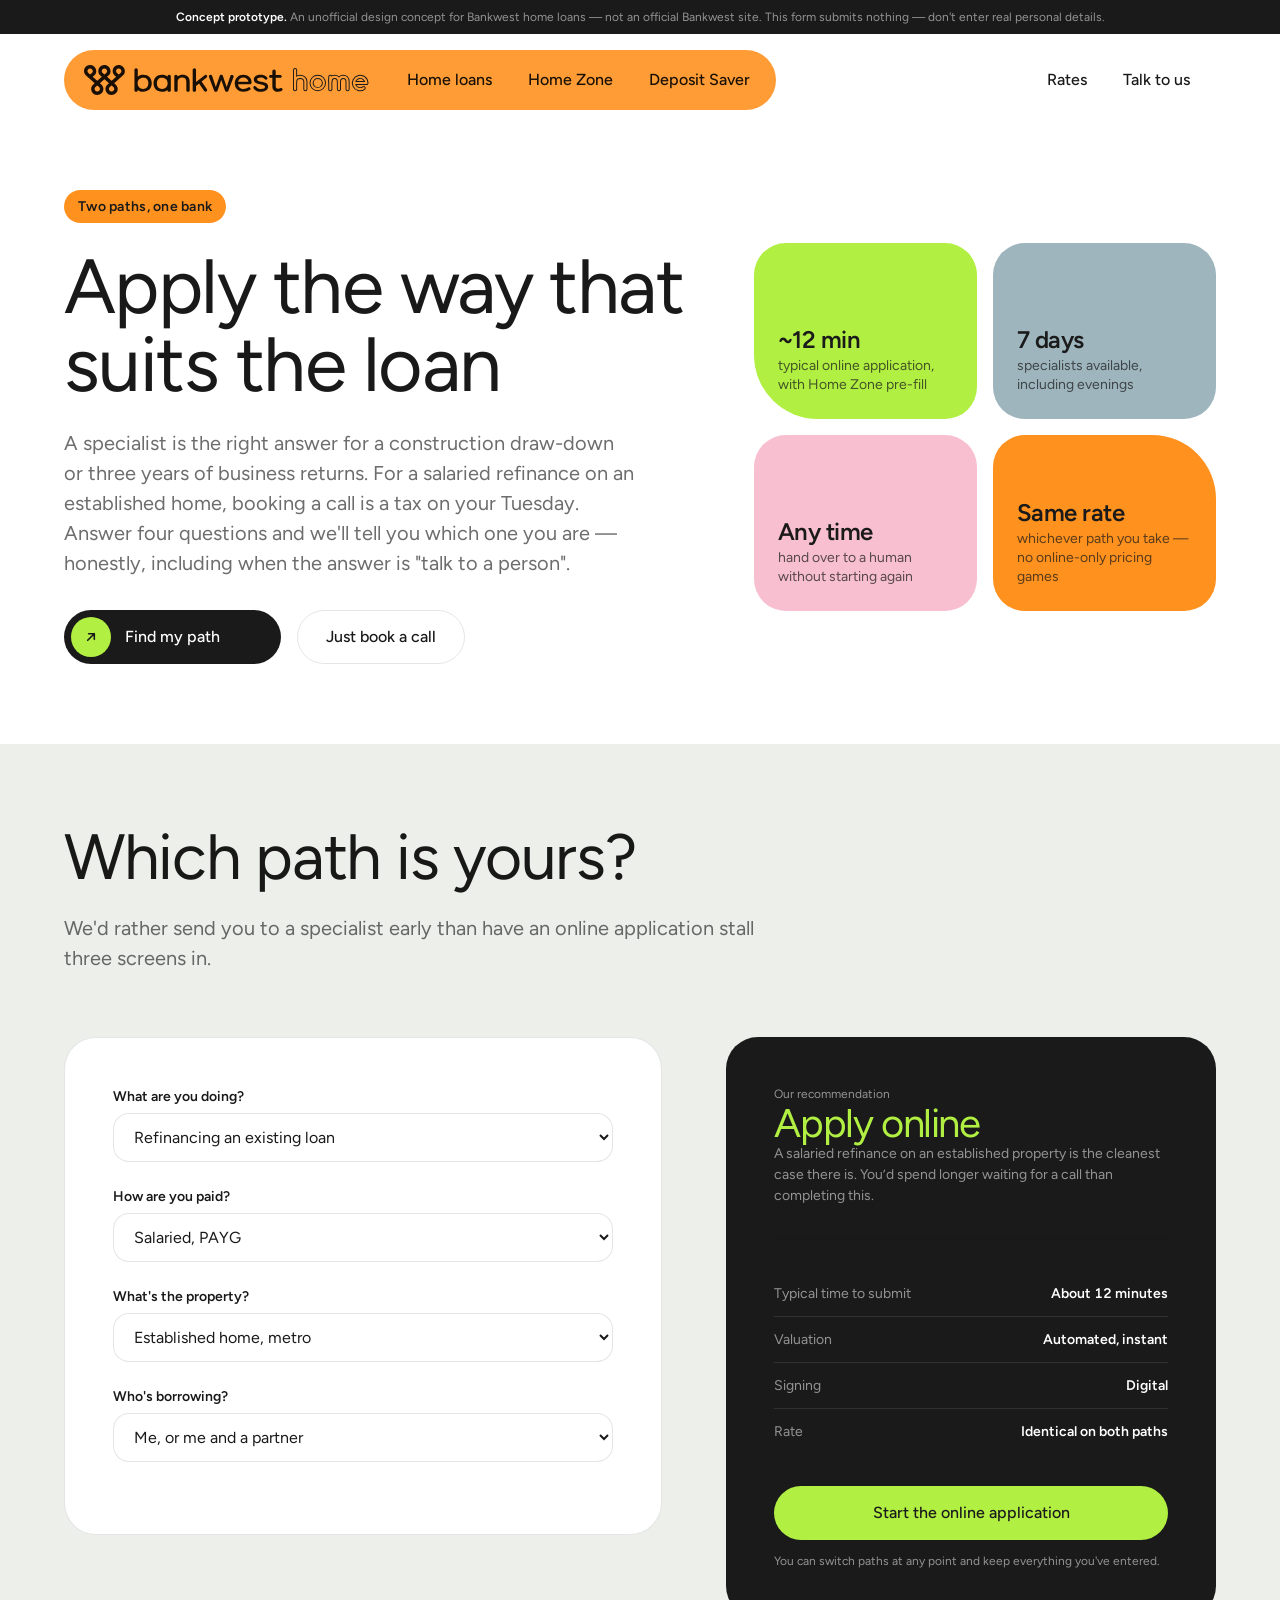
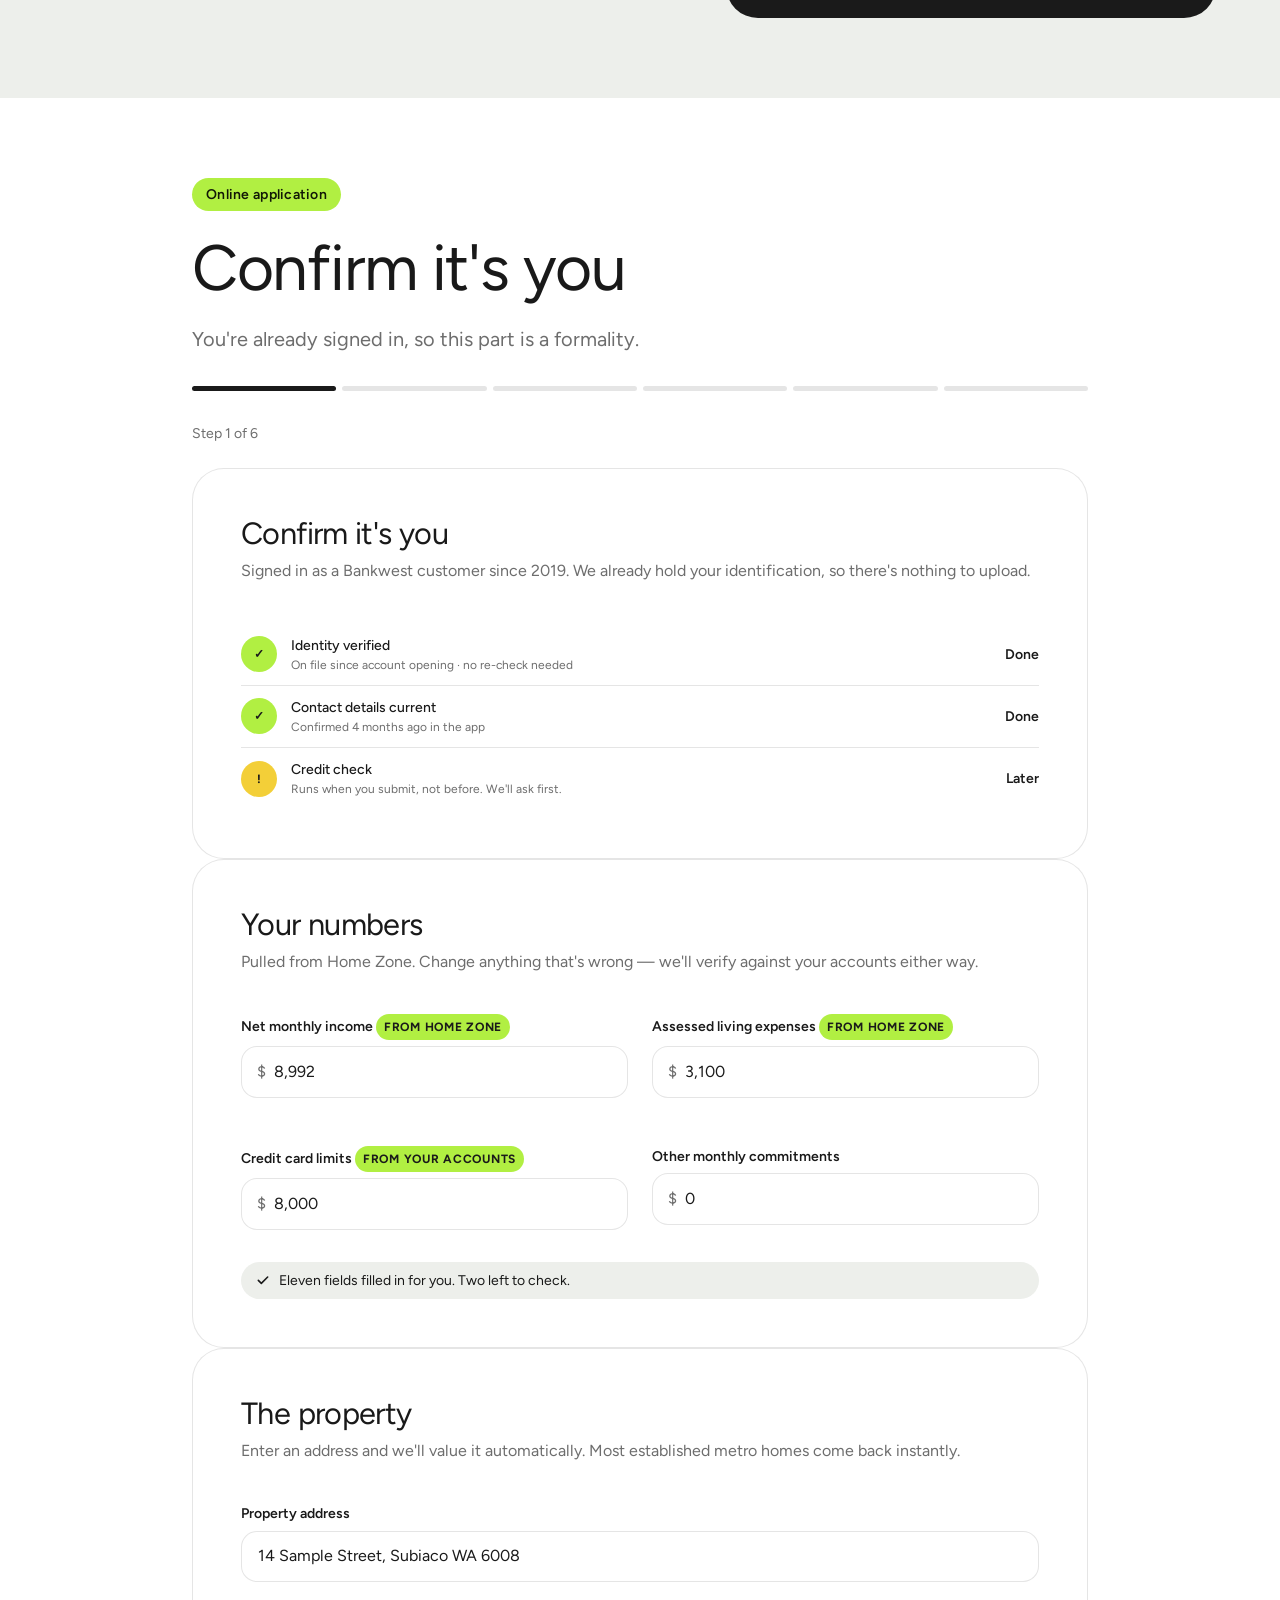
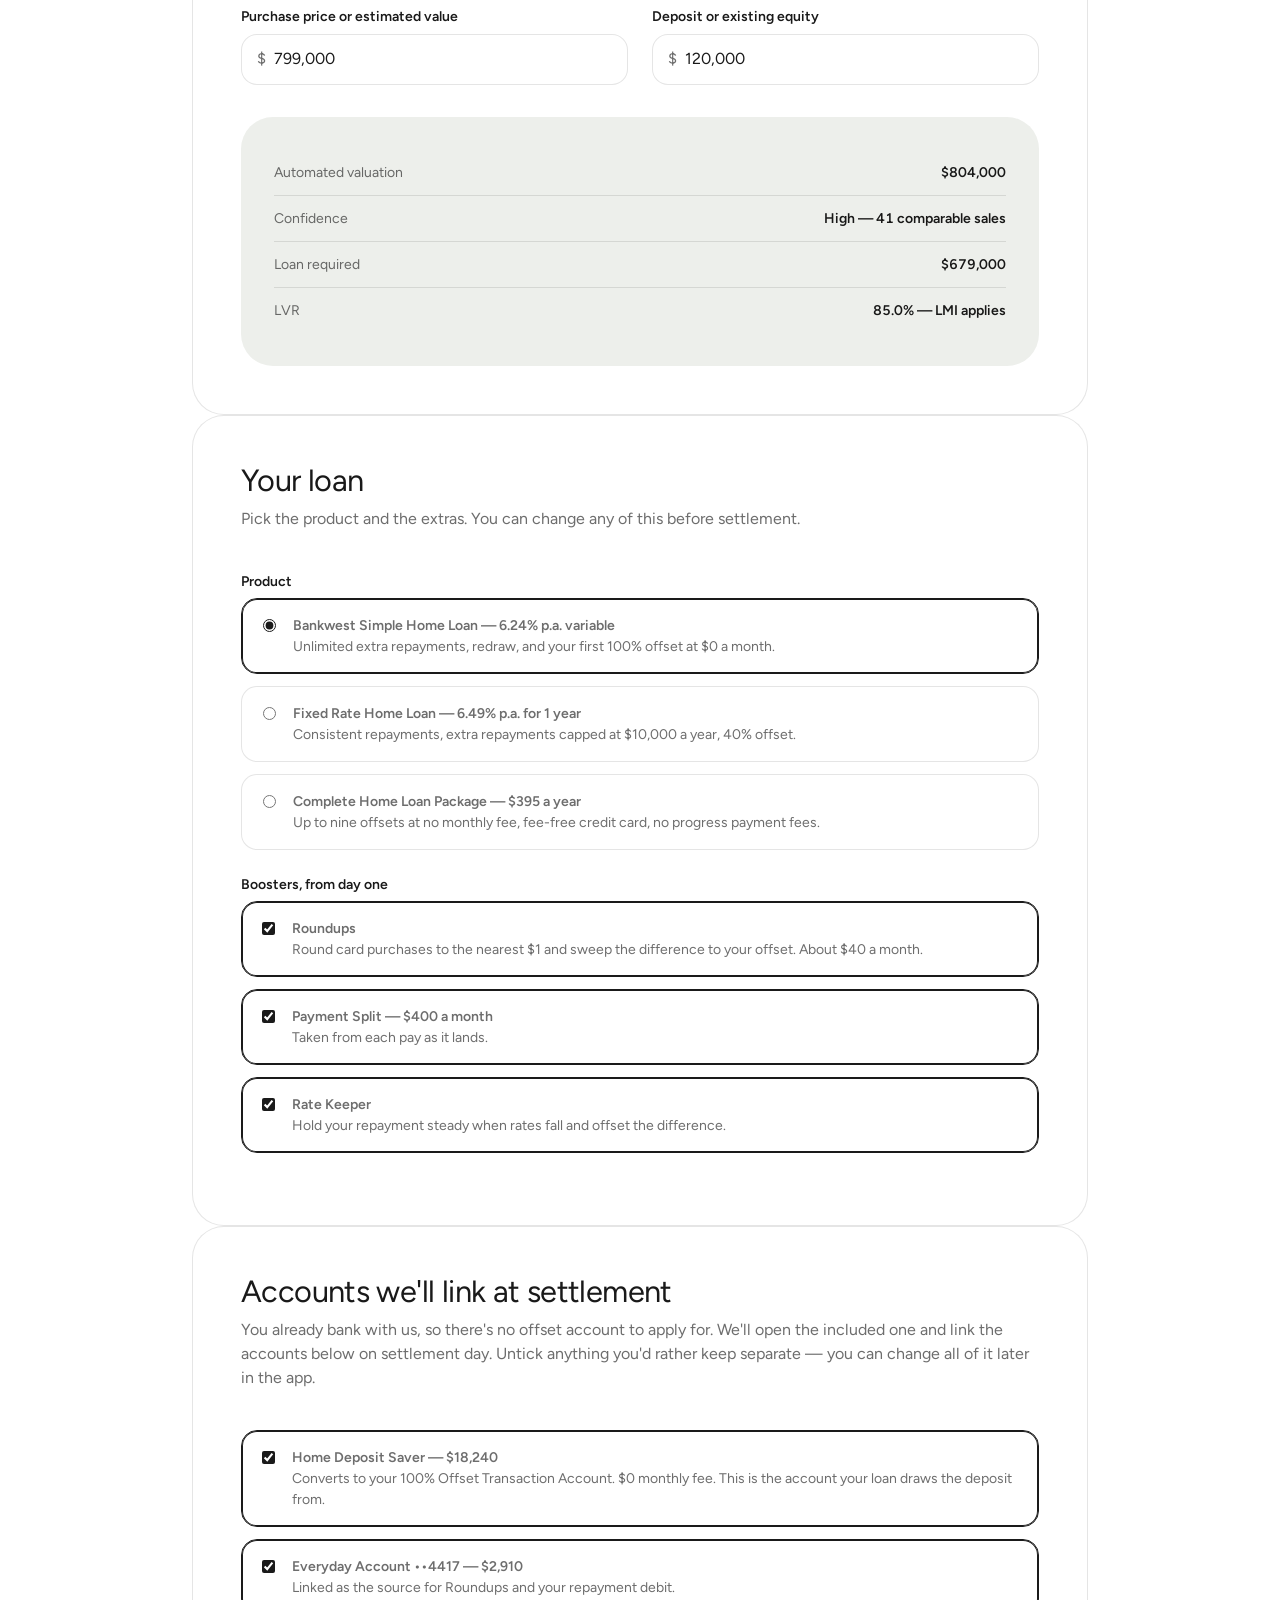
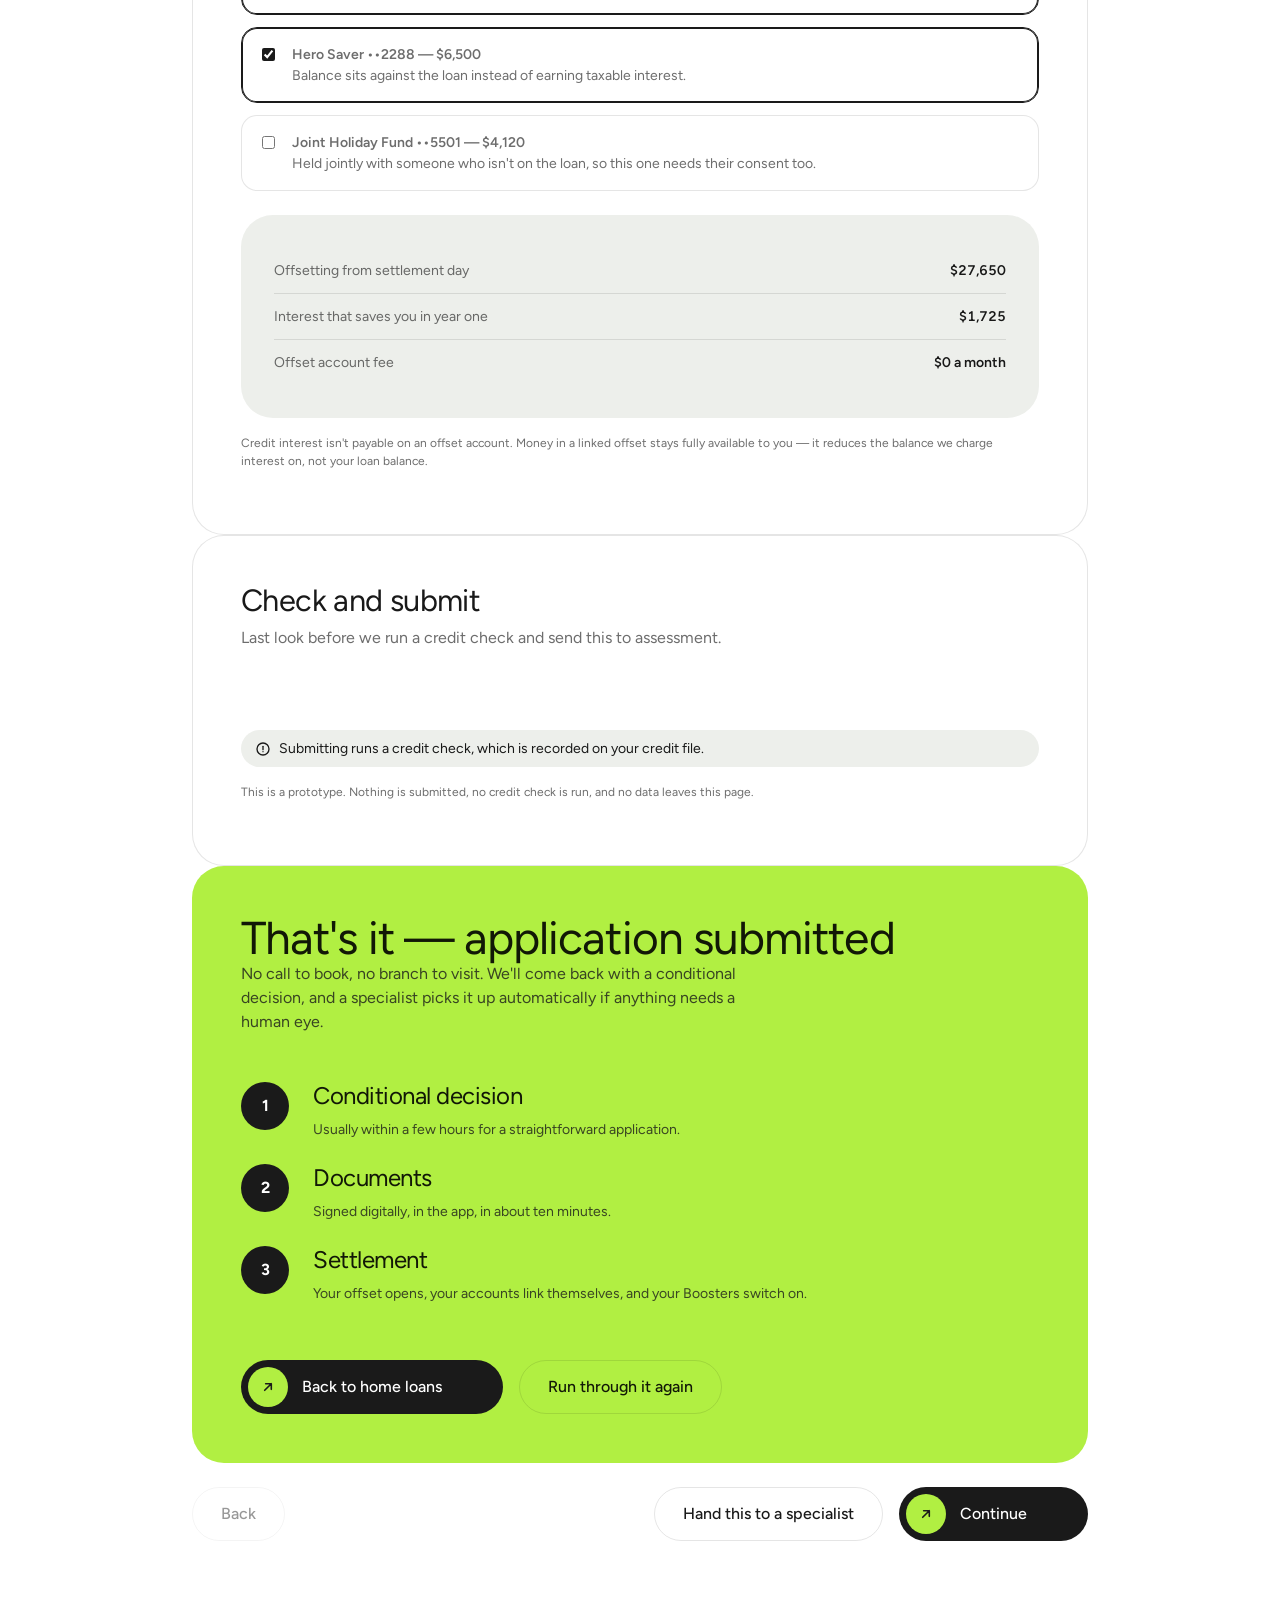
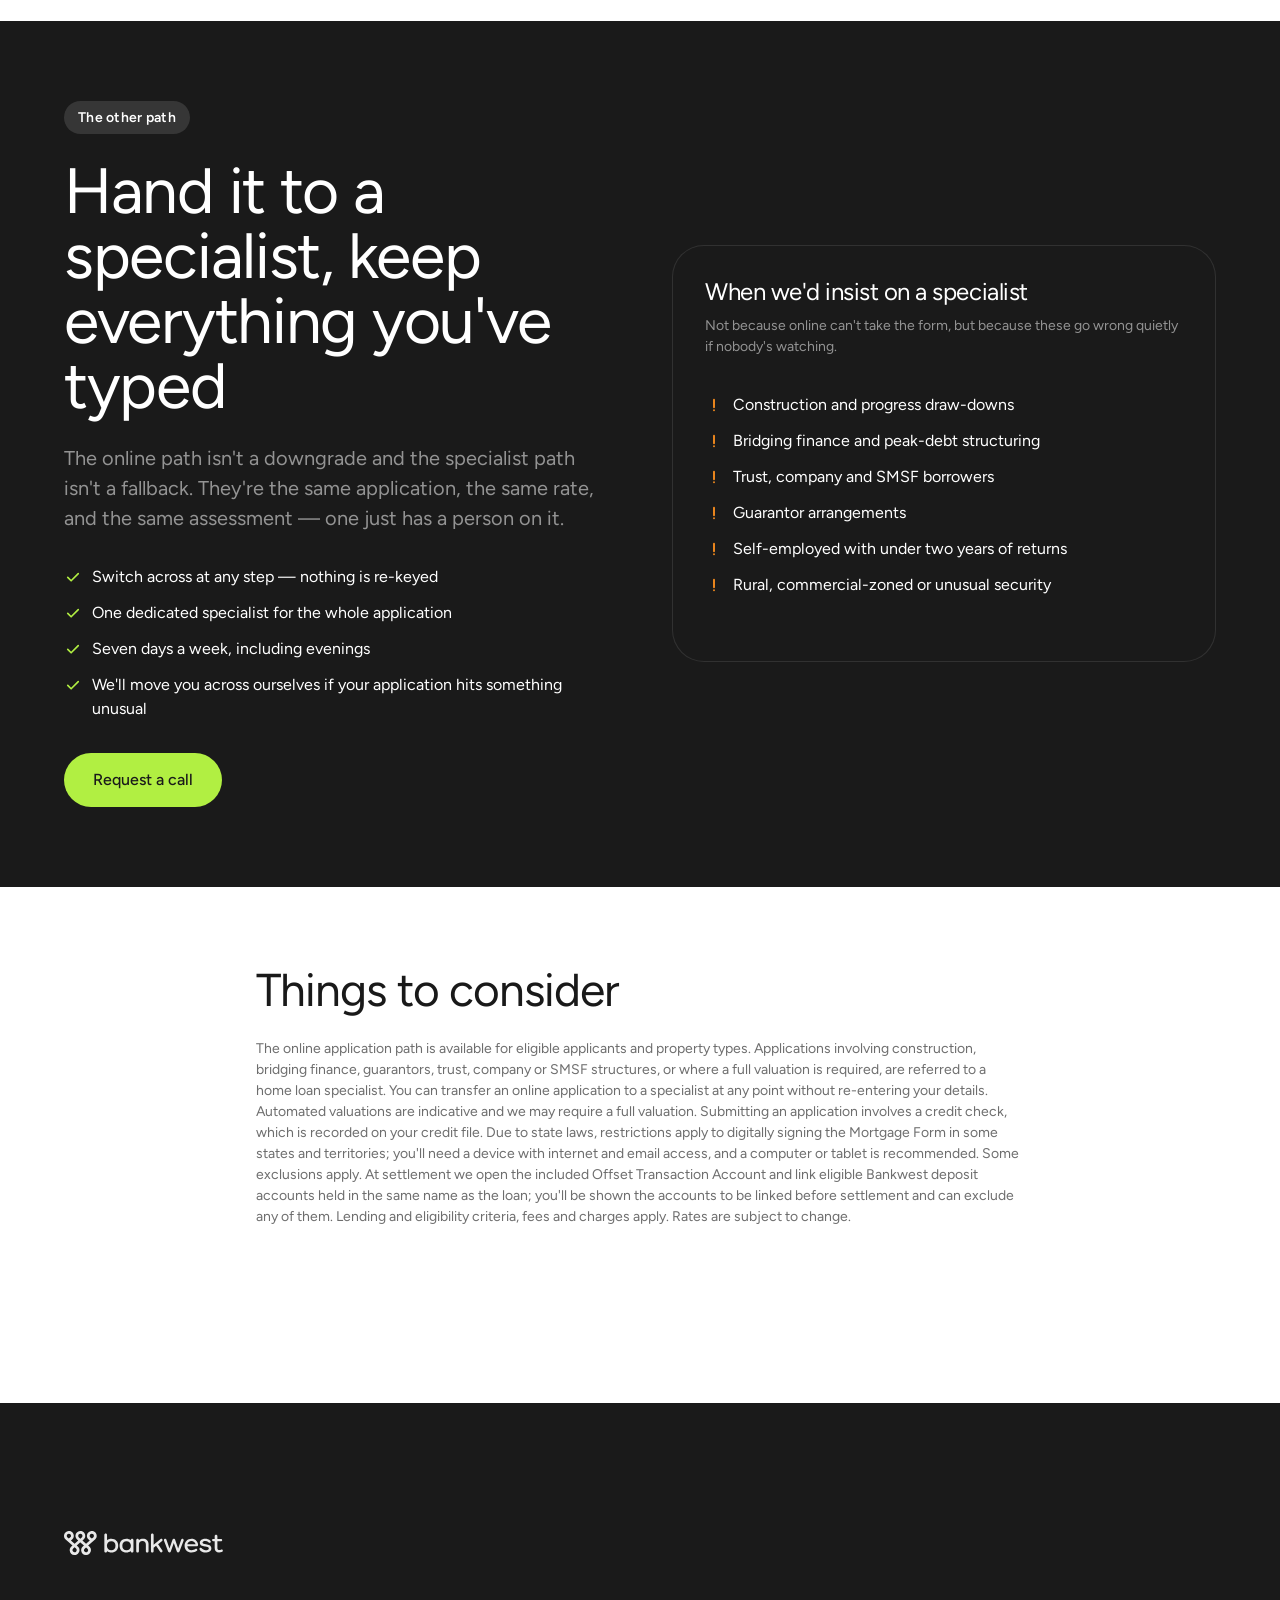
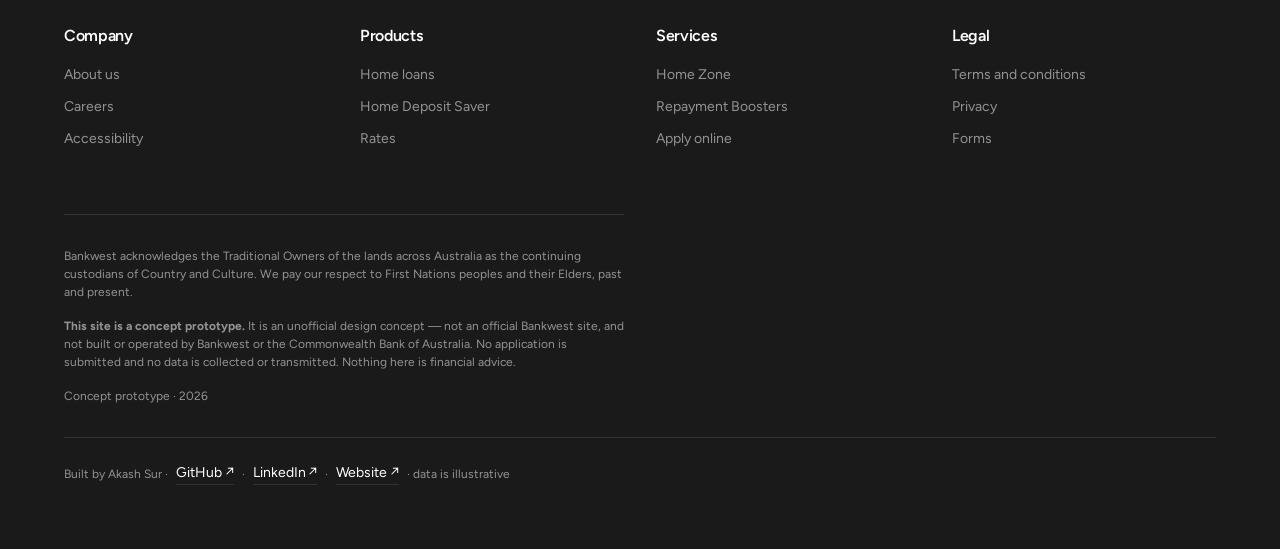
<file: apply.html>
<!DOCTYPE html>
<html lang="en-AU">
<head>
<meta charset="utf-8">
<meta name="viewport" content="width=device-width, initial-scale=1">
<title>Apply online — or talk to a specialist | Bankwest</title>
<meta name="description" content="A fully self-serve digital home loan application for straightforward buyers and refinancers, running alongside our specialist-led path. Switch between them at any point.">
<link rel="preconnect" href="https://fonts.googleapis.com">
<link rel="preconnect" href="https://fonts.gstatic.com" crossorigin>
<link href="https://fonts.googleapis.com/css2?family=Figtree:wght@300;400;500;600;700&display=swap" rel="stylesheet">
<link rel="stylesheet" href="assets/css/style.css">
<link rel="icon" href="assets/img/favicon.svg" type="image/svg+xml">
</head>
<body>

<div class="protostrip">
  <strong>Concept prototype.</strong> An unofficial design concept for Bankwest home loans — not an official Bankwest site. This form submits nothing — don't enter real personal details.
</div>

<header class="site-header">
  <div class="wrap nav-shell">
    <nav class="nav-pill nav-pill--desktop-links" aria-label="Primary">
      <a class="brand" href="index.html">
        <img class="brand-mark" src="assets/img/bankwest-logo.svg" alt="Bankwest" width="133" height="20">
        <svg class="brand-home" viewBox="0 0 201 62" role="img" aria-label="home" fill="none" stroke-linecap="round" stroke-linejoin="round"><g stroke="var(--lockup-ink, #1a1a1a)" stroke-width="11"><g transform="translate(0,-38)"><g><path d="M5.5,43.5 L5.5,94.5"></path><path d="M5.5,74 C5.5,66 11.5,61.5 19,61.5 C26.5,61.5 33,66 33,74 L33,94.5"></path></g><g transform="translate(44,0)"><circle cx="22" cy="78" r="16.5"></circle></g><g transform="translate(94,0)"><path d="M5.5,61.5 L5.5,94.5"></path><path d="M5.5,74 C5.5,66 10.5,61.5 17,61.5 C23.5,61.5 28.5,66 28.5,74 L28.5,94.5"></path><path d="M28.5,74 C28.5,66 33.5,61.5 40,61.5 C46.5,61.5 51.5,66 51.5,74 L51.5,94.5"></path></g><g transform="translate(157,0)"><path d="M38.5,78 L5.5,78"></path><path d="M38.5,78 A16.5,16.5 0 1 0 31.5,91.5"></path></g></g></g><g stroke="var(--lockup-bg, #ff9c35)" stroke-width="5.8"><g transform="translate(0,-38)"><g><path d="M5.5,43.5 L5.5,94.5"></path><path d="M5.5,74 C5.5,66 11.5,61.5 19,61.5 C26.5,61.5 33,66 33,74 L33,94.5"></path></g><g transform="translate(44,0)"><circle cx="22" cy="78" r="16.5"></circle></g><g transform="translate(94,0)"><path d="M5.5,61.5 L5.5,94.5"></path><path d="M5.5,74 C5.5,66 10.5,61.5 17,61.5 C23.5,61.5 28.5,66 28.5,74 L28.5,94.5"></path><path d="M28.5,74 C28.5,66 33.5,61.5 40,61.5 C46.5,61.5 51.5,66 51.5,74 L51.5,94.5"></path></g><g transform="translate(157,0)"><path d="M38.5,78 L5.5,78"></path><path d="M38.5,78 A16.5,16.5 0 1 0 31.5,91.5"></path></g></g></g></svg>
      </a>
      <a class="nav-link" href="index.html">Home loans</a>
      <a class="nav-link" href="home-zone.html">Home Zone</a>
      <a class="nav-link" href="deposit-saver.html">Deposit Saver</a>
      <button class="nav-icon-btn nav-burger" data-burger aria-expanded="false" aria-label="Open menu">
        <svg width="18" height="18" viewBox="0 0 24 24" fill="none" aria-hidden="true"><path d="M4 7h16M4 12h16M4 17h16" stroke="currentColor" stroke-width="2" stroke-linecap="round"/></svg>
      </button>
    </nav>
    <div class="nav-pill nav-pill--plain nav-secondary">
      <a class="nav-link" href="index.html#rates">Rates</a>
      <a class="nav-link" href="#specialist">Talk to us</a>
    </div>
  </div>
  <div class="wrap">
    <div class="mobile-nav" id="mobile-nav" data-open="false">
      <a href="index.html">Home loans</a><a href="home-zone.html">Home Zone</a>
      <a href="deposit-saver.html">Home Deposit Saver</a><a href="boosters.html">Repayment Boosters</a>
    </div>
  </div>
</header>

<main>

<section class="hero wrap">
  <div class="hero-grid">
    <div>
      <span class="eyebrow eyebrow--orange">Two paths, one bank</span>
      <h1>Apply the way that suits the loan</h1>
      <p class="lede">
        A specialist is the right answer for a construction draw-down or three years of
        business returns. For a salaried refinance on an established home, booking a call
        is a tax on your Tuesday. Answer four questions and we'll tell you which one you are —
        honestly, including when the answer is "talk to a person".
      </p>
      <div class="btn-row">
        <a class="btn btn--primary" href="#triage">
          <span class="btn-dot"><svg width="16" height="16" viewBox="0 0 24 24" fill="none" aria-hidden="true"><path d="M5 12h14M13 6l6 6-6 6" stroke="currentColor" stroke-width="2.4" stroke-linecap="round" stroke-linejoin="round"/></svg></span>
          <span class="btn__label">Find my path</span>
        </a>
        <a class="btn btn--secondary" href="#specialist">Just book a call</a>
      </div>
    </div>
    <div class="hero-collage">
      <div class="hero-tile" style="background:var(--brand-secondary)"><strong>~12 min</strong><span>typical online application, with Home Zone pre-fill</span></div>
      <div class="hero-tile" style="background:var(--c-powder)"><strong>7 days</strong><span>specialists available, including evenings</span></div>
      <div class="hero-tile" style="background:var(--c-piglet)"><strong>Any time</strong><span>hand over to a human without starting again</span></div>
      <div class="hero-tile" style="background:var(--brand-primary)"><strong>Same rate</strong><span>whichever path you take — no online-only pricing games</span></div>
    </div>
  </div>
</section>

<!-- ============================================================ TRIAGE -->
<section class="section section--paper" id="triage">
  <div class="wrap">
    <div class="section-head">
      <h2>Which path is yours?</h2>
      <p class="lede">We'd rather send you to a specialist early than have an online application stall three screens in.</p>
    </div>

    <div class="result-split">
      <div class="card card--pad-lg">
        <div class="field">
          <label class="field-label" for="t-purpose">What are you doing?</label>
          <select class="select" id="t-purpose">
            <option value="refi" selected>Refinancing an existing loan</option>
            <option value="next">Buying my next home</option>
            <option value="first">Buying my first home</option>
            <option value="invest">Buying an investment property</option>
            <option value="build">Building or renovating</option>
            <option value="bridge">Bridging between two properties</option>
          </select>
        </div>

        <div class="field">
          <label class="field-label" for="t-income">How are you paid?</label>
          <select class="select" id="t-income">
            <option value="payg" selected>Salaried, PAYG</option>
            <option value="payg-var">Salaried with significant bonus or commission</option>
            <option value="contract">Contractor</option>
            <option value="self">Self-employed</option>
          </select>
        </div>

        <div class="field">
          <label class="field-label" for="t-property">What's the property?</label>
          <select class="select" id="t-property">
            <option value="metro" selected>Established home, metro</option>
            <option value="regional">Established home, regional</option>
            <option value="offplan">Off the plan</option>
            <option value="land">Vacant land or construction</option>
            <option value="unusual">Rural, commercial-zoned or unusual</option>
          </select>
        </div>

        <div class="field mb-0">
          <label class="field-label" for="t-structure">Who's borrowing?</label>
          <select class="select" id="t-structure">
            <option value="individual" selected>Me, or me and a partner</option>
            <option value="guarantor">With a guarantor</option>
            <option value="trust">Through a trust or company</option>
            <option value="smsf">Through an SMSF</option>
          </select>
        </div>
      </div>

      <aside class="result-panel" aria-live="polite">
        <p class="tiny muted mb-0">Our recommendation</p>
        <div class="bignum bignum--lime" id="path-title" style="font-size:2.5rem">Apply online</div>
        <p class="muted small" id="path-why">Everything about this application is standard. The online path will be faster than waiting for a call.</p>

        <hr class="divider">
        <dl style="margin:0">
          <div class="stat-row"><dt>Typical time to submit</dt><dd id="path-time">About 12 minutes</dd></div>
          <div class="stat-row"><dt>Valuation</dt><dd id="path-val">Automated, instant</dd></div>
          <div class="stat-row"><dt>Signing</dt><dd id="path-sign">Digital</dd></div>
          <div class="stat-row"><dt>Rate</dt><dd>Identical on both paths</dd></div>
        </dl>

        <div id="path-flags" style="margin-top:1.5rem"></div>

        <div class="btn-row" style="margin-top:2rem">
          <a class="btn btn--lime btn--block" id="path-cta" href="#application">Start the online application</a>
        </div>
        <p class="tiny muted" style="margin-top:.75rem;margin-bottom:0">
          You can switch paths at any point and keep everything you've entered.
        </p>
      </aside>
    </div>
  </div>
</section>

<!-- ======================================================= APPLICATION -->
<section class="section" id="application">
  <div class="wrap" style="max-width:64rem">
    <div class="section-head" style="margin-bottom:2rem">
      <span class="eyebrow eyebrow--lime">Online application</span>
      <h2 id="step-title">Confirm it's you</h2>
      <p class="lede" id="step-sub">You're already signed in, so this part is a formality.</p>
    </div>

    <div class="progress-track" aria-hidden="true">
      <span data-step-dot="0" data-done="true"></span><span data-step-dot="1"></span><span data-step-dot="2"></span>
      <span data-step-dot="3"></span><span data-step-dot="4"></span><span data-step-dot="5"></span>
    </div>
    <p class="small muted" id="step-count">Step 1 of 6</p>

    <!-- STEP 1 -->
    <div class="card card--pad-lg" data-step="0" style="margin-top:1.5rem">
      <h4>Confirm it's you</h4>
      <p class="muted">Signed in as a Bankwest customer since 2019. We already hold your identification, so there's nothing to upload.</p>
      <div class="ledger" style="margin-top:1.5rem">
        <div class="ledger-row">
          <div class="ledger-ico" style="background:var(--brand-secondary)">✓</div>
          <div><div class="ledger-name">Identity verified</div><div class="ledger-cat">On file since account opening · no re-check needed</div></div>
          <div class="ledger-amt">Done</div>
        </div>
        <div class="ledger-row">
          <div class="ledger-ico" style="background:var(--brand-secondary)">✓</div>
          <div><div class="ledger-name">Contact details current</div><div class="ledger-cat">Confirmed 4 months ago in the app</div></div>
          <div class="ledger-amt">Done</div>
        </div>
        <div class="ledger-row">
          <div class="ledger-ico" style="background:var(--c-banana)">!</div>
          <div><div class="ledger-name">Credit check</div><div class="ledger-cat">Runs when you submit, not before. We'll ask first.</div></div>
          <div class="ledger-amt">Later</div>
        </div>
      </div>
    </div>

    <!-- STEP 2 -->
    <div class="card card--pad-lg" data-step="1" hidden>
      <h4>Your numbers</h4>
      <p class="muted">Pulled from Home Zone. Change anything that's wrong — we'll verify against your accounts either way.</p>

      <div class="grid grid-2" style="margin-top:1.5rem">
        <div class="field">
          <label class="field-label" for="a-income">Net monthly income <span class="tag">From Home Zone</span></label>
          <div class="input-money"><input class="input" type="text" id="a-income" value="8,992"></div>
        </div>
        <div class="field">
          <label class="field-label" for="a-expenses">Assessed living expenses <span class="tag">From Home Zone</span></label>
          <div class="input-money"><input class="input" type="text" id="a-expenses" value="3,100"></div>
        </div>
        <div class="field">
          <label class="field-label" for="a-cc">Credit card limits <span class="tag">From your accounts</span></label>
          <div class="input-money"><input class="input" type="text" id="a-cc" value="8,000"></div>
        </div>
        <div class="field">
          <label class="field-label" for="a-debts">Other monthly commitments</label>
          <div class="input-money"><input class="input" type="text" id="a-debts" value="0"></div>
        </div>
      </div>

      <div class="pill-note" style="margin-top:.5rem">
        <svg width="16" height="16" viewBox="0 0 24 24" fill="none" aria-hidden="true"><path d="m5 12.5 4.5 4.5L19 7.5" stroke="#1a1a1a" stroke-width="2.4" stroke-linecap="round" stroke-linejoin="round"/></svg>
        Eleven fields filled in for you. Two left to check.
      </div>
    </div>

    <!-- STEP 3 -->
    <div class="card card--pad-lg" data-step="2" hidden>
      <h4>The property</h4>
      <p class="muted">Enter an address and we'll value it automatically. Most established metro homes come back instantly.</p>

      <div class="field" style="margin-top:1.5rem">
        <label class="field-label" for="a-address">Property address</label>
        <input class="input" type="text" id="a-address" value="14 Sample Street, Subiaco WA 6008">
      </div>

      <div class="grid grid-2">
        <div class="field">
          <label class="field-label" for="a-price">Purchase price or estimated value</label>
          <div class="input-money"><input class="input" type="text" id="a-price" value="799,000"></div>
        </div>
        <div class="field">
          <label class="field-label" for="a-deposit">Deposit or existing equity</label>
          <div class="input-money"><input class="input" type="text" id="a-deposit" value="120,000"></div>
        </div>
      </div>

      <div class="card card--paper" style="margin-top:.5rem">
        <div class="stat-row"><dt>Automated valuation</dt><dd id="a-avm">$804,000</dd></div>
        <div class="stat-row"><dt>Confidence</dt><dd>High — 41 comparable sales</dd></div>
        <div class="stat-row"><dt>Loan required</dt><dd id="a-loan">$679,000</dd></div>
        <div class="stat-row" style="border:0"><dt>LVR</dt><dd id="a-lvr">85.0% — LMI applies</dd></div>
      </div>
    </div>

    <!-- STEP 4 -->
    <div class="card card--pad-lg" data-step="3" hidden>
      <h4>Your loan</h4>
      <p class="muted">Pick the product and the extras. You can change any of this before settlement.</p>

      <div class="field" style="margin-top:1.5rem">
        <label class="field-label">Product</label>
        <div class="choice-grid">
          <label class="choice"><input type="radio" name="a-product" value="simple" checked>
            <span><strong>Bankwest Simple Home Loan — 6.24% p.a. variable</strong><span>Unlimited extra repayments, redraw, and your first 100% offset at $0 a month.</span></span></label>
          <label class="choice"><input type="radio" name="a-product" value="fixed">
            <span><strong>Fixed Rate Home Loan — 6.49% p.a. for 1 year</strong><span>Consistent repayments, extra repayments capped at $10,000 a year, 40% offset.</span></span></label>
          <label class="choice"><input type="radio" name="a-product" value="package">
            <span><strong>Complete Home Loan Package — $395 a year</strong><span>Up to nine offsets at no monthly fee, fee-free credit card, no progress payment fees.</span></span></label>
        </div>
      </div>

      <div class="field">
        <label class="field-label">Boosters, from day one</label>
        <div class="choice-grid">
          <label class="choice"><input type="checkbox" id="a-roundups" checked>
            <span><strong>Roundups</strong><span>Round card purchases to the nearest $1 and sweep the difference to your offset. About $40 a month.</span></span></label>
          <label class="choice"><input type="checkbox" id="a-split" checked>
            <span><strong>Payment Split — $400 a month</strong><span>Taken from each pay as it lands.</span></span></label>
          <label class="choice"><input type="checkbox" id="a-rk" checked>
            <span><strong>Rate Keeper</strong><span>Hold your repayment steady when rates fall and offset the difference.</span></span></label>
        </div>
      </div>
    </div>

    <!-- STEP 5 — auto-linking -->
    <div class="card card--pad-lg" data-step="4" hidden>
      <h4>Accounts we'll link at settlement</h4>
      <p class="muted">
        You already bank with us, so there's no offset account to apply for. We'll open the
        included one and link the accounts below on settlement day. Untick anything you'd
        rather keep separate — you can change all of it later in the app.
      </p>

      <div class="choice-grid" style="margin-top:1.5rem" id="link-list">
        <label class="choice"><input type="checkbox" class="link-acct" data-amount="18240" checked>
          <span><strong>Home Deposit Saver — $18,240</strong><span>Converts to your 100% Offset Transaction Account. $0 monthly fee. This is the account your loan draws the deposit from.</span></span></label>
        <label class="choice"><input type="checkbox" class="link-acct" data-amount="2910" checked>
          <span><strong>Everyday Account ••4417 — $2,910</strong><span>Linked as the source for Roundups and your repayment debit.</span></span></label>
        <label class="choice"><input type="checkbox" class="link-acct" data-amount="6500" checked>
          <span><strong>Hero Saver ••2288 — $6,500</strong><span>Balance sits against the loan instead of earning taxable interest.</span></span></label>
        <label class="choice"><input type="checkbox" class="link-acct" data-amount="4120">
          <span><strong>Joint Holiday Fund ••5501 — $4,120</strong><span>Held jointly with someone who isn't on the loan, so this one needs their consent too.</span></span></label>
      </div>

      <div class="card card--paper" style="margin-top:1.5rem">
        <div class="stat-row"><dt>Offsetting from settlement day</dt><dd id="link-total">$27,650</dd></div>
        <div class="stat-row"><dt>Interest that saves you in year one</dt><dd id="link-saving">$1,725</dd></div>
        <div class="stat-row" style="border:0"><dt>Offset account fee</dt><dd>$0 a month</dd></div>
      </div>

      <p class="tiny muted" style="margin-top:1rem">
        Credit interest isn't payable on an offset account. Money in a linked offset stays fully
        available to you — it reduces the balance we charge interest on, not your loan balance.
      </p>
    </div>

    <!-- STEP 6 -->
    <div class="card card--pad-lg" data-step="5" hidden>
      <h4>Check and submit</h4>
      <p class="muted">Last look before we run a credit check and send this to assessment.</p>
      <dl style="margin-top:1.5rem" id="review"></dl>

      <div class="pill-note" style="margin-top:1.5rem">
        <svg width="16" height="16" viewBox="0 0 24 24" fill="none" aria-hidden="true"><circle cx="12" cy="12" r="9" stroke="#1a1a1a" stroke-width="2"/><path d="M12 8v5" stroke="#1a1a1a" stroke-width="2" stroke-linecap="round"/><circle cx="12" cy="16" r="1" fill="#1a1a1a"/></svg>
        Submitting runs a credit check, which is recorded on your credit file.
      </div>

      <p class="tiny muted" style="margin-top:1rem">This is a prototype. Nothing is submitted, no credit check is run, and no data leaves this page.</p>
    </div>

    <!-- DONE -->
    <div class="card card--pad-lg" data-step="6" hidden style="background:var(--brand-secondary);border-color:transparent">
      <h3>That's it — application submitted</h3>
      <p style="color:#1a1a1acc;max-width:52ch">
        No call to book, no branch to visit. We'll come back with a conditional decision, and a
        specialist picks it up automatically if anything needs a human eye.
      </p>
      <div class="steps" style="margin-top:2rem;max-width:44rem">
        <div class="step"><div class="step__n" style="background:#1a1a1a;color:#fff"></div><div><h5>Conditional decision</h5><p class="small mb-0" style="color:#1a1a1acc">Usually within a few hours for a straightforward application.</p></div></div>
        <div class="step"><div class="step__n" style="background:#1a1a1a;color:#fff"></div><div><h5>Documents</h5><p class="small mb-0" style="color:#1a1a1acc">Signed digitally, in the app, in about ten minutes.</p></div></div>
        <div class="step"><div class="step__n" style="background:#1a1a1a;color:#fff"></div><div><h5>Settlement</h5><p class="small mb-0" style="color:#1a1a1acc">Your offset opens, your accounts link themselves, and your Boosters switch on.</p></div></div>
      </div>
      <div class="btn-row" style="margin-top:2rem">
        <a class="btn btn--primary" href="index.html"><span class="btn-dot"><svg width="16" height="16" viewBox="0 0 24 24" fill="none" aria-hidden="true"><path d="M5 12h14M13 6l6 6-6 6" stroke="currentColor" stroke-width="2.4" stroke-linecap="round" stroke-linejoin="round"/></svg></span><span class="btn__label">Back to home loans</span></a>
        <button class="btn btn--secondary" type="button" id="restart">Run through it again</button>
      </div>
    </div>

    <div class="btn-row" id="wizard-nav" style="margin-top:1.5rem;justify-content:space-between">
      <button class="btn btn--secondary" type="button" id="back" disabled>Back</button>
      <div class="btn-row">
        <a class="btn btn--secondary" href="#specialist">Hand this to a specialist</a>
        <button class="btn btn--primary" type="button" id="next">
          <span class="btn-dot"><svg width="16" height="16" viewBox="0 0 24 24" fill="none" aria-hidden="true"><path d="M5 12h14M13 6l6 6-6 6" stroke="currentColor" stroke-width="2.4" stroke-linecap="round" stroke-linejoin="round"/></svg></span>
          <span class="btn__label" id="next-label">Continue</span>
        </button>
      </div>
    </div>
  </div>
</section>

<!-- ========================================================= SPECIALIST -->
<section class="section section--ink" id="specialist">
  <div class="wrap">
    <div class="feature-split">
      <div>
        <span class="eyebrow">The other path</span>
        <h2>Hand it to a specialist, keep everything you've typed</h2>
        <p class="lede" style="margin-top:1.5rem">
          The online path isn't a downgrade and the specialist path isn't a fallback. They're the
          same application, the same rate, and the same assessment — one just has a person on it.
        </p>
        <ul class="feature-list" style="margin-top:2rem">
          <li><svg width="18" height="18" viewBox="0 0 24 24" fill="none" aria-hidden="true"><path d="m5 12.5 4.5 4.5L19 7.5" stroke="#b1ef42" stroke-width="2.2" stroke-linecap="round" stroke-linejoin="round"/></svg><span>Switch across at any step — nothing is re-keyed</span></li>
          <li><svg width="18" height="18" viewBox="0 0 24 24" fill="none" aria-hidden="true"><path d="m5 12.5 4.5 4.5L19 7.5" stroke="#b1ef42" stroke-width="2.2" stroke-linecap="round" stroke-linejoin="round"/></svg><span>One dedicated specialist for the whole application</span></li>
          <li><svg width="18" height="18" viewBox="0 0 24 24" fill="none" aria-hidden="true"><path d="m5 12.5 4.5 4.5L19 7.5" stroke="#b1ef42" stroke-width="2.2" stroke-linecap="round" stroke-linejoin="round"/></svg><span>Seven days a week, including evenings</span></li>
          <li><svg width="18" height="18" viewBox="0 0 24 24" fill="none" aria-hidden="true"><path d="m5 12.5 4.5 4.5L19 7.5" stroke="#b1ef42" stroke-width="2.2" stroke-linecap="round" stroke-linejoin="round"/></svg><span>We'll move you across ourselves if your application hits something unusual</span></li>
        </ul>
        <div class="btn-row"><a class="btn btn--lime" href="#">Request a call</a></div>
      </div>

      <div class="card card--ink" style="border:1px solid var(--divider-on-inverse)">
        <h5>When we'd insist on a specialist</h5>
        <p class="muted small">Not because online can't take the form, but because these go wrong quietly if nobody's watching.</p>
        <ul class="feature-list" style="margin-top:1.25rem">
          <li><svg width="18" height="18" viewBox="0 0 24 24" fill="none" aria-hidden="true"><path d="M12 5v10M12 19h.01" stroke="#ff911e" stroke-width="2.4" stroke-linecap="round"/></svg><span>Construction and progress draw-downs</span></li>
          <li><svg width="18" height="18" viewBox="0 0 24 24" fill="none" aria-hidden="true"><path d="M12 5v10M12 19h.01" stroke="#ff911e" stroke-width="2.4" stroke-linecap="round"/></svg><span>Bridging finance and peak-debt structuring</span></li>
          <li><svg width="18" height="18" viewBox="0 0 24 24" fill="none" aria-hidden="true"><path d="M12 5v10M12 19h.01" stroke="#ff911e" stroke-width="2.4" stroke-linecap="round"/></svg><span>Trust, company and SMSF borrowers</span></li>
          <li><svg width="18" height="18" viewBox="0 0 24 24" fill="none" aria-hidden="true"><path d="M12 5v10M12 19h.01" stroke="#ff911e" stroke-width="2.4" stroke-linecap="round"/></svg><span>Guarantor arrangements</span></li>
          <li><svg width="18" height="18" viewBox="0 0 24 24" fill="none" aria-hidden="true"><path d="M12 5v10M12 19h.01" stroke="#ff911e" stroke-width="2.4" stroke-linecap="round"/></svg><span>Self-employed with under two years of returns</span></li>
          <li><svg width="18" height="18" viewBox="0 0 24 24" fill="none" aria-hidden="true"><path d="M12 5v10M12 19h.01" stroke="#ff911e" stroke-width="2.4" stroke-linecap="round"/></svg><span>Rural, commercial-zoned or unusual security</span></li>
        </ul>
      </div>
    </div>
  </div>
</section>

<section class="section">
  <div class="wrap" style="max-width:56rem">
    <h3 style="margin-bottom:1.5rem">Things to consider</h3>
    <p class="small muted">The online application path is available for eligible applicants and property types. Applications involving construction, bridging finance, guarantors, trust, company or SMSF structures, or where a full valuation is required, are referred to a home loan specialist. You can transfer an online application to a specialist at any point without re-entering your details. Automated valuations are indicative and we may require a full valuation. Submitting an application involves a credit check, which is recorded on your credit file. Due to state laws, restrictions apply to digitally signing the Mortgage Form in some states and territories; you'll need a device with internet and email access, and a computer or tablet is recommended. Some exclusions apply. At settlement we open the included Offset Transaction Account and link eligible Bankwest deposit accounts held in the same name as the loan; you'll be shown the accounts to be linked before settlement and can exclude any of them. Lending and eligibility criteria, fees and charges apply. Rates are subject to change.</p>
  </div>
</section>

</main>

<footer class="site-footer">
  <div class="wrap">
    <a class="footer-brand" href="index.html">
      <img src="assets/img/bankwest-logo.svg" alt="Bankwest" width="133" height="20">
    </a>
    <div class="footer-grid">
      <div><h6>Company</h6><ul><li><a href="#">About us</a></li><li><a href="#">Careers</a></li><li><a href="#">Accessibility</a></li></ul></div>
      <div><h6>Products</h6><ul><li><a href="index.html">Home loans</a></li><li><a href="deposit-saver.html">Home Deposit Saver</a></li><li><a href="index.html#rates">Rates</a></li></ul></div>
      <div><h6>Services</h6><ul><li><a href="home-zone.html">Home Zone</a></li><li><a href="boosters.html">Repayment Boosters</a></li><li><a href="apply.html">Apply online</a></li></ul></div>
      <div><h6>Legal</h6><ul><li><a href="#">Terms and conditions</a></li><li><a href="#">Privacy</a></li><li><a href="#">Forms</a></li></ul></div>
    </div>
    <div class="footer-legal">
      <p>Bankwest acknowledges the Traditional Owners of the lands across Australia as the continuing custodians of Country and Culture. We pay our respect to First Nations peoples and their Elders, past and present.</p>
      <p><strong>This site is a concept prototype.</strong> It is an unofficial design concept — not an official Bankwest site, and not built or operated by Bankwest or the Commonwealth Bank of Australia. No application is submitted and no data is collected or transmitted. Nothing here is financial advice.</p>
      <p>Concept prototype · <span id="year">2026</span></p>
    </div>

    <p class="footer-credit">
      Built by Akash Sur ·
      <a href="https://github.com/sur-akash" target="_blank" rel="noopener noreferrer">GitHub<span class="arr" aria-hidden="true">↗</span></a> ·
      <a href="https://www.linkedin.com/in/akash-sur/" target="_blank" rel="noopener noreferrer">LinkedIn<span class="arr" aria-hidden="true">↗</span></a> ·
      <a href="https://sur-akash.github.io/" target="_blank" rel="noopener noreferrer">Website<span class="arr" aria-hidden="true">↗</span></a> ·
      data is illustrative
    </p>
  </div>
</footer>

<script src="assets/js/main.js"></script>
<script src="assets/js/apply.js"></script>
</body>
</html>
</file>
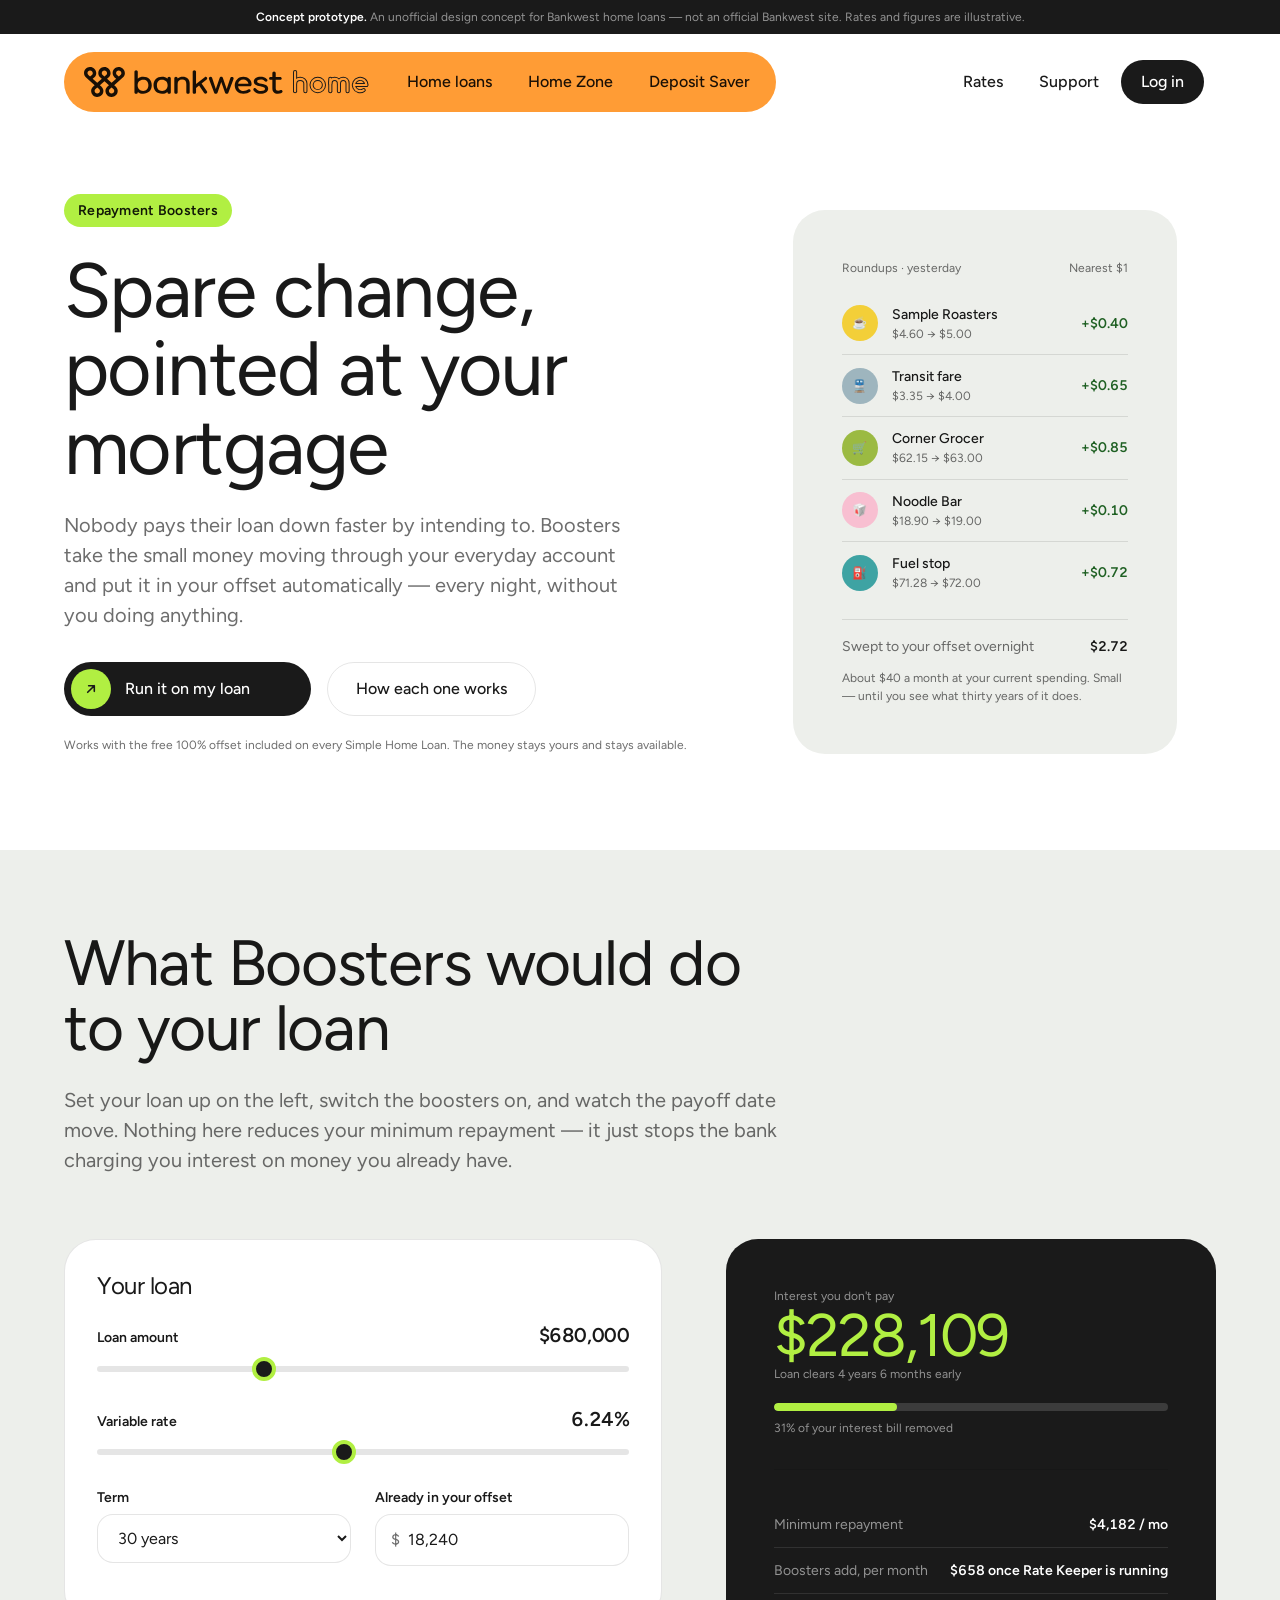
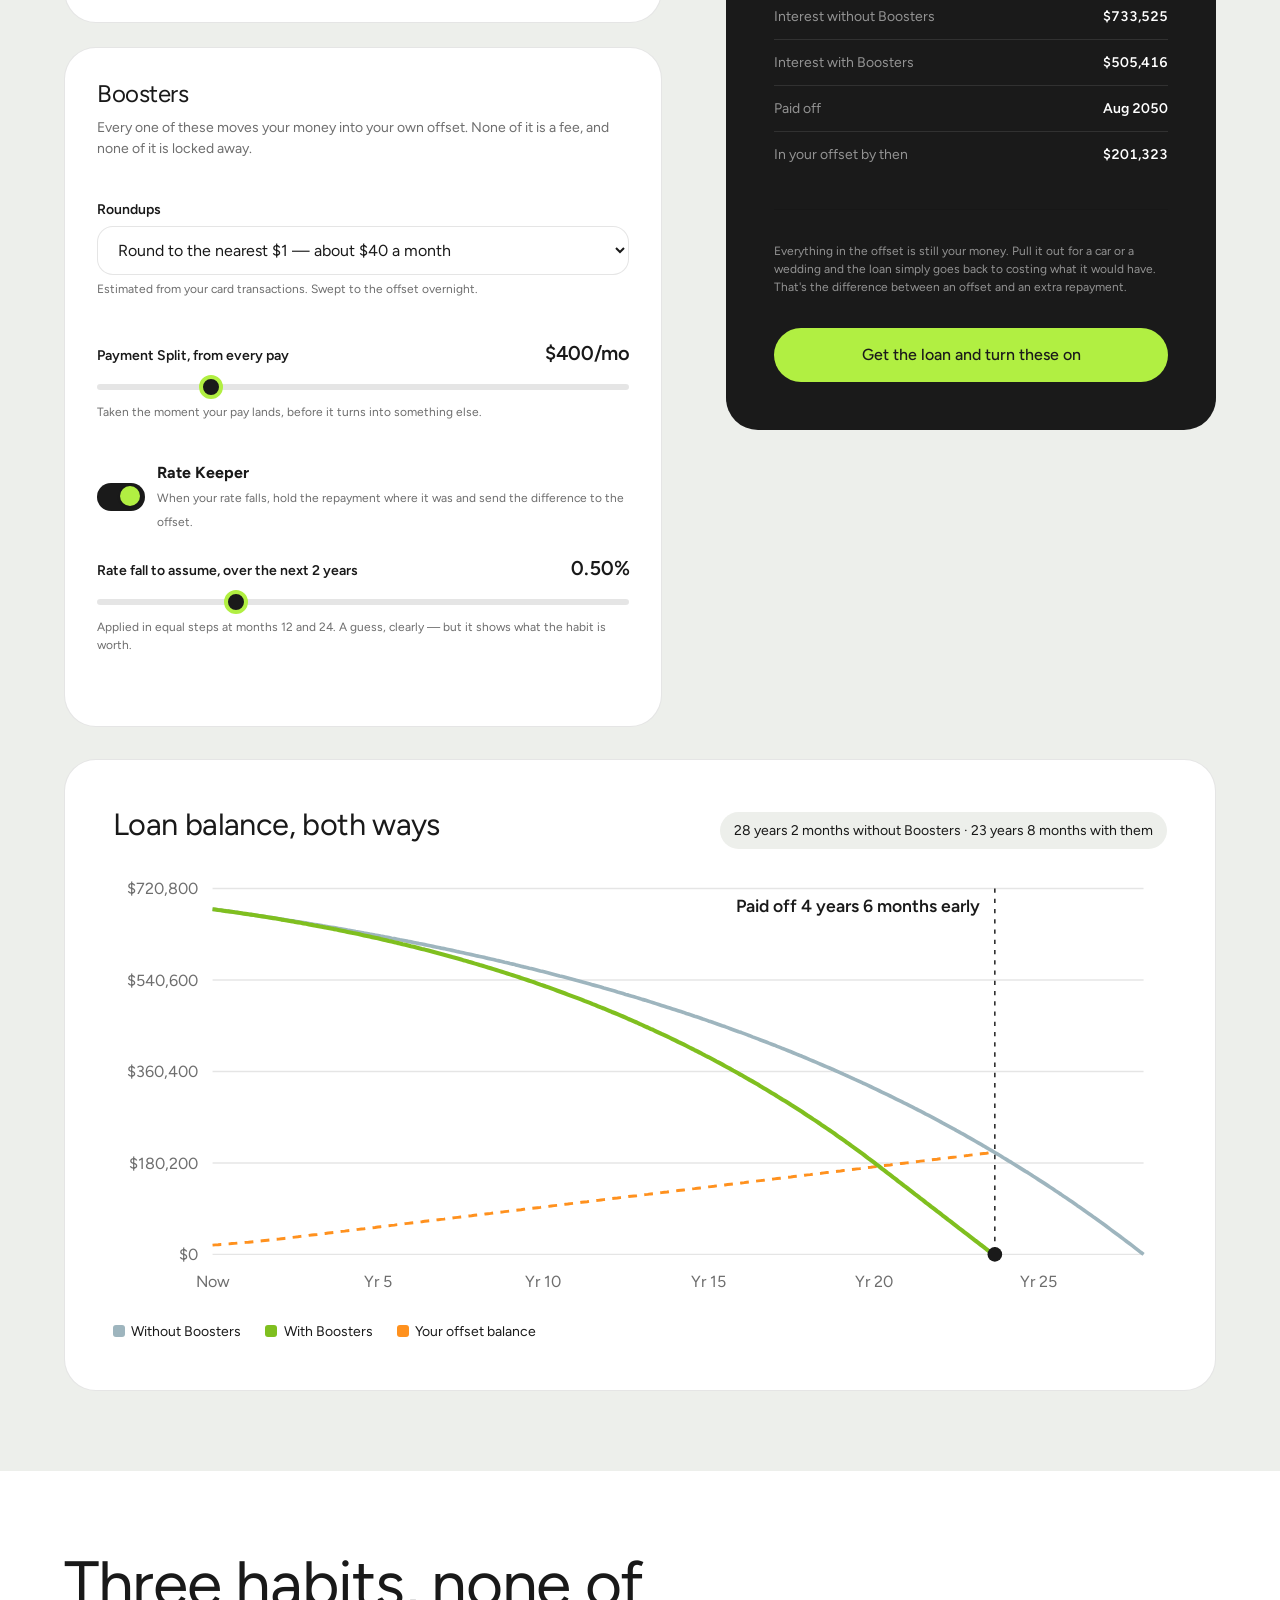
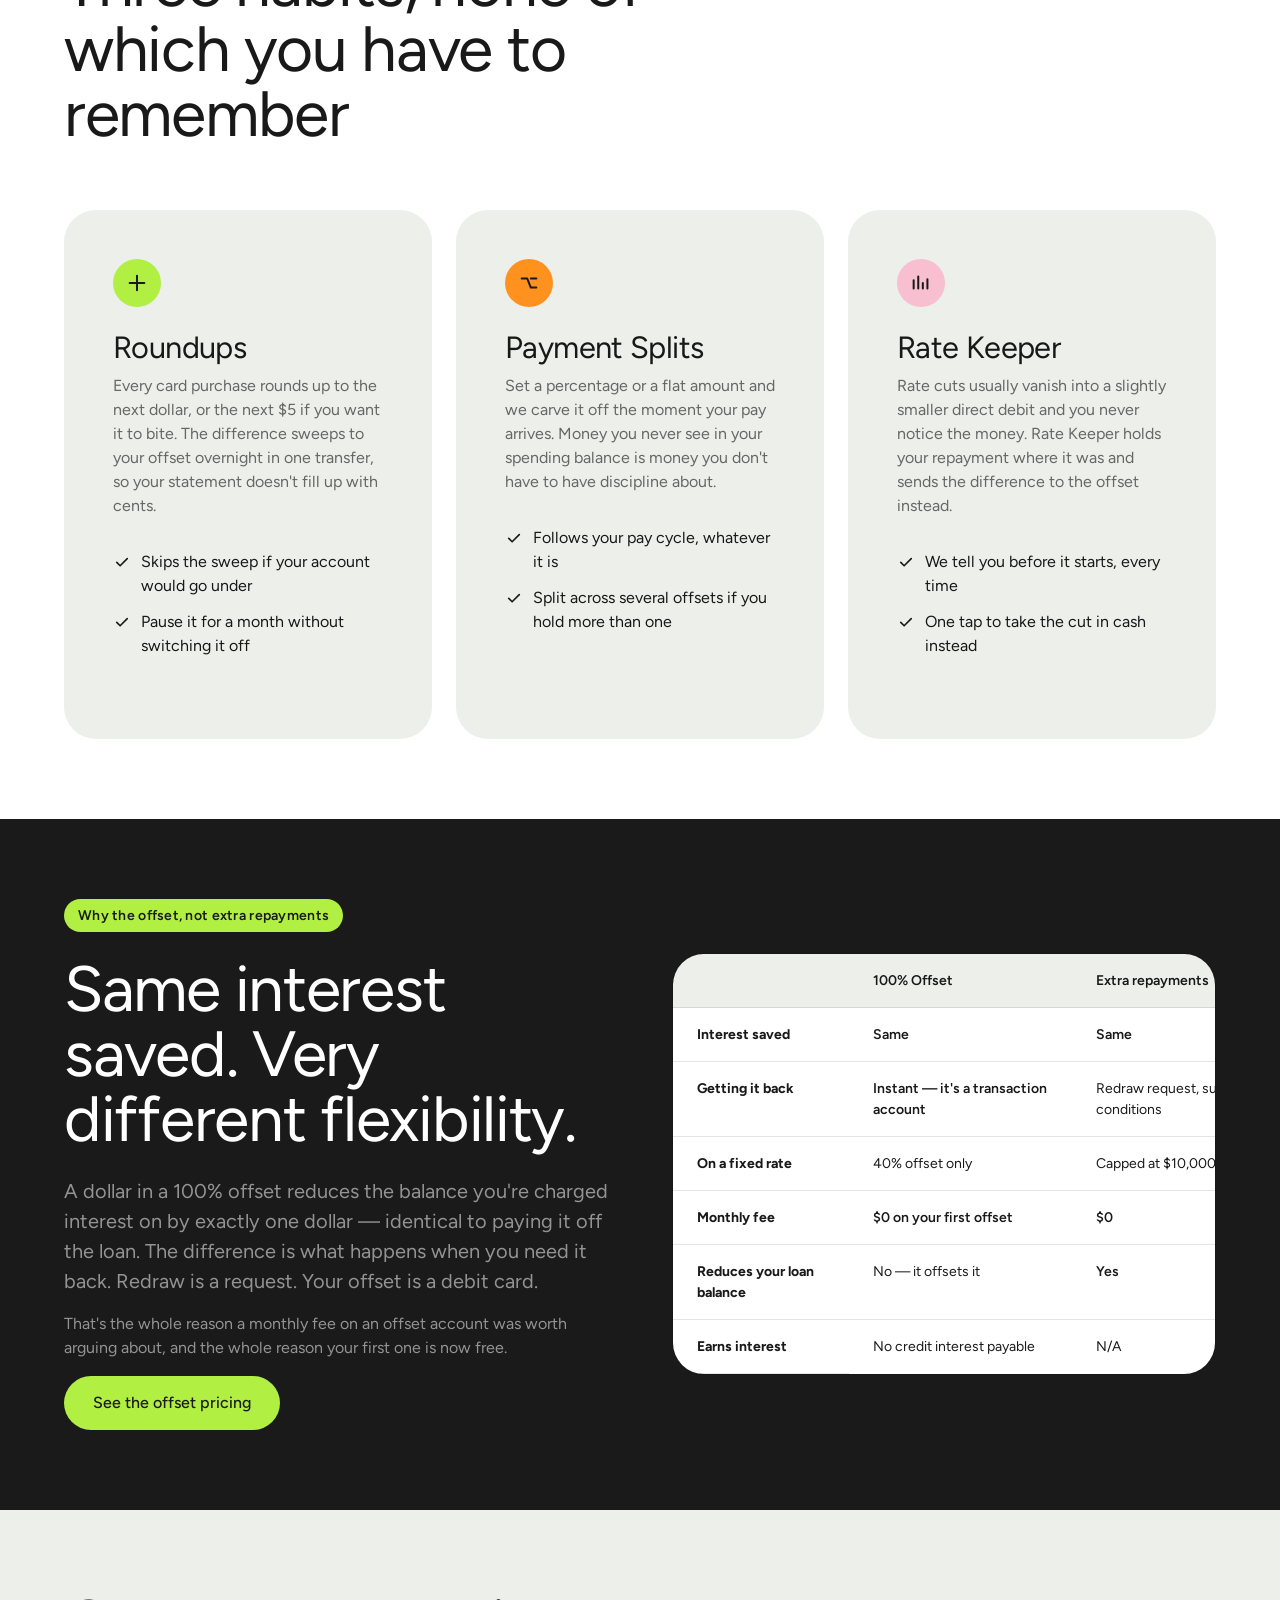
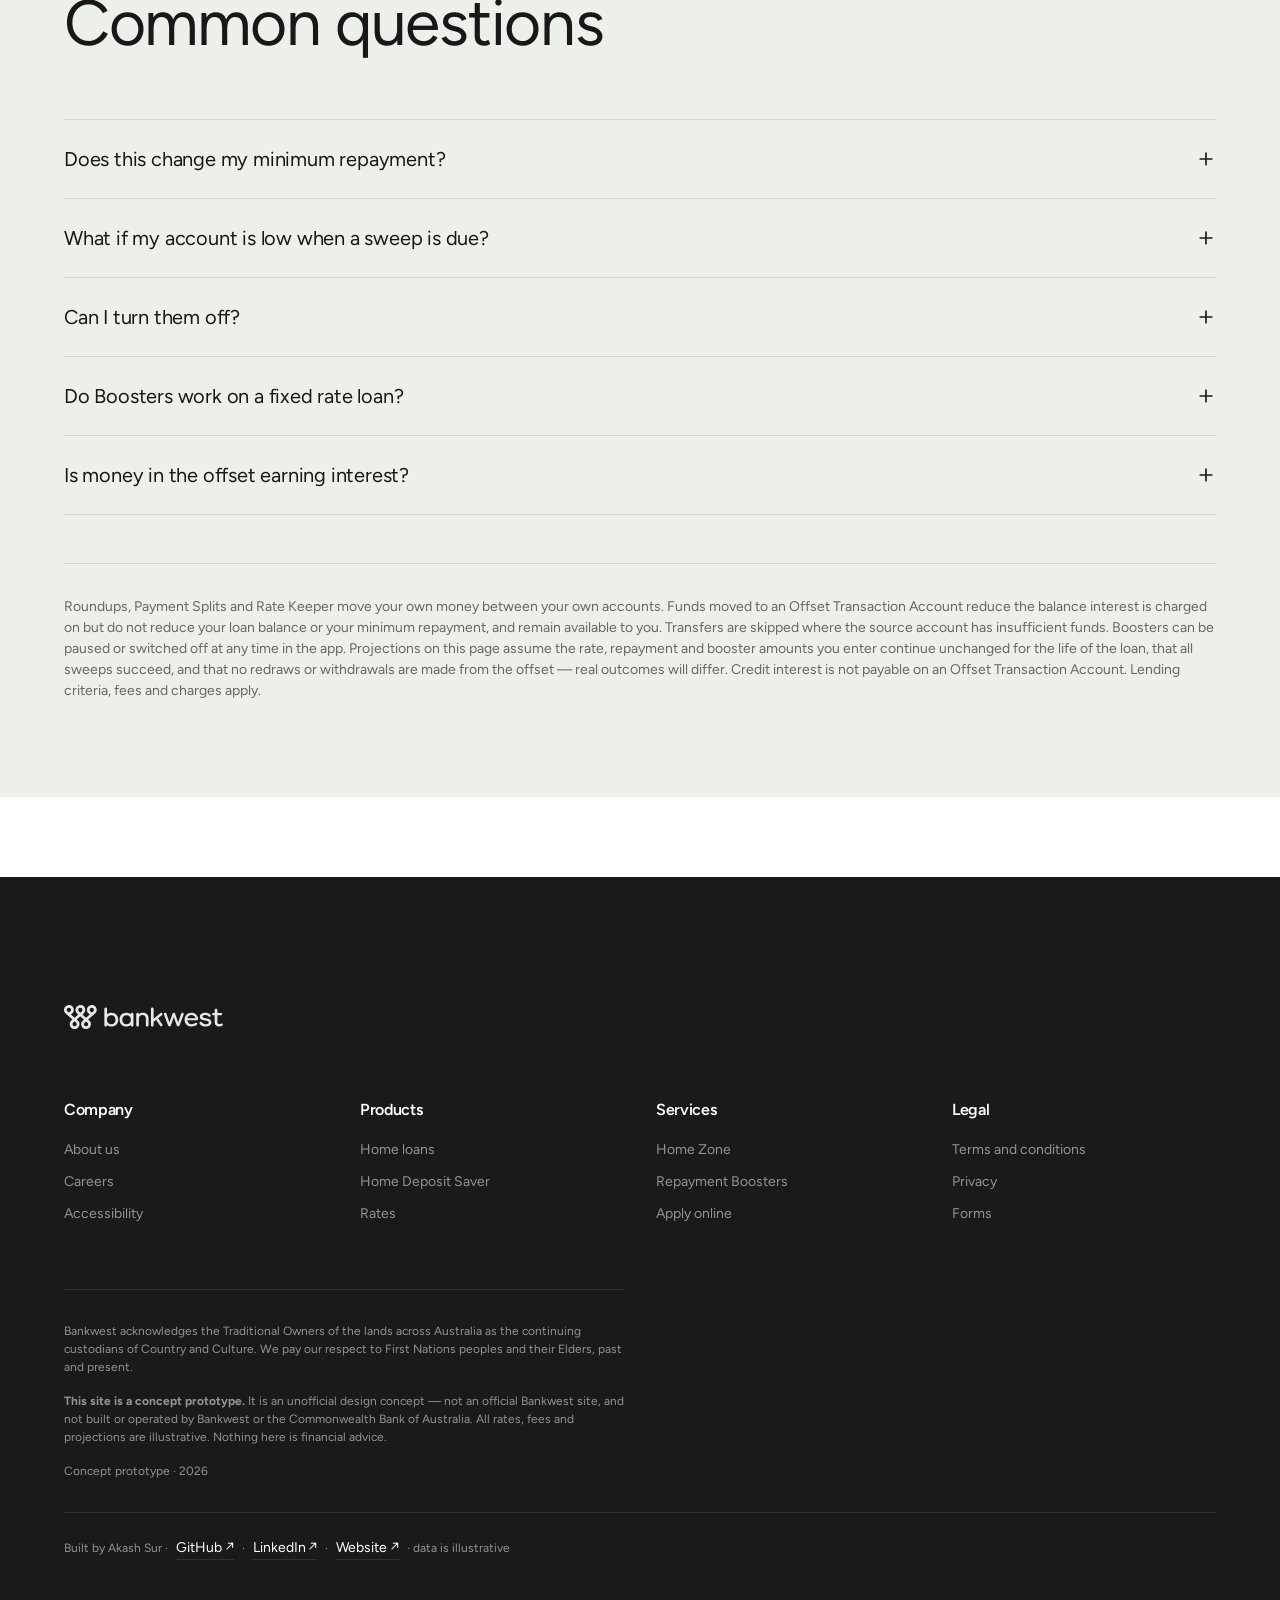
<file: boosters.html>
<!DOCTYPE html>
<html lang="en-AU">
<head>
<meta charset="utf-8">
<meta name="viewport" content="width=device-width, initial-scale=1">
<title>Repayment Boosters — roundups, splits and Rate Keeper | Bankwest</title>
<meta name="description" content="Roundups, Payment Splits and Rate Keeper move spare money into your 100% offset automatically. See what they'd take off your loan.">
<link rel="preconnect" href="https://fonts.googleapis.com">
<link rel="preconnect" href="https://fonts.gstatic.com" crossorigin>
<link href="https://fonts.googleapis.com/css2?family=Figtree:wght@300;400;500;600;700&display=swap" rel="stylesheet">
<link rel="stylesheet" href="assets/css/style.css">
<link rel="icon" href="assets/img/favicon.svg" type="image/svg+xml">
</head>
<body>

<div class="protostrip">
  <strong>Concept prototype.</strong> An unofficial design concept for Bankwest home loans — not an official Bankwest site. Rates and figures are illustrative.
</div>

<header class="site-header">
  <div class="wrap nav-shell">
    <nav class="nav-pill nav-pill--desktop-links" aria-label="Primary">
      <a class="brand" href="index.html">
        <img class="brand-mark" src="assets/img/bankwest-logo.svg" alt="Bankwest" width="133" height="20">
        <svg class="brand-home" viewBox="0 0 201 62" role="img" aria-label="home" fill="none" stroke-linecap="round" stroke-linejoin="round"><g stroke="var(--lockup-ink, #1a1a1a)" stroke-width="11"><g transform="translate(0,-38)"><g><path d="M5.5,43.5 L5.5,94.5"></path><path d="M5.5,74 C5.5,66 11.5,61.5 19,61.5 C26.5,61.5 33,66 33,74 L33,94.5"></path></g><g transform="translate(44,0)"><circle cx="22" cy="78" r="16.5"></circle></g><g transform="translate(94,0)"><path d="M5.5,61.5 L5.5,94.5"></path><path d="M5.5,74 C5.5,66 10.5,61.5 17,61.5 C23.5,61.5 28.5,66 28.5,74 L28.5,94.5"></path><path d="M28.5,74 C28.5,66 33.5,61.5 40,61.5 C46.5,61.5 51.5,66 51.5,74 L51.5,94.5"></path></g><g transform="translate(157,0)"><path d="M38.5,78 L5.5,78"></path><path d="M38.5,78 A16.5,16.5 0 1 0 31.5,91.5"></path></g></g></g><g stroke="var(--lockup-bg, #ff9c35)" stroke-width="5.8"><g transform="translate(0,-38)"><g><path d="M5.5,43.5 L5.5,94.5"></path><path d="M5.5,74 C5.5,66 11.5,61.5 19,61.5 C26.5,61.5 33,66 33,74 L33,94.5"></path></g><g transform="translate(44,0)"><circle cx="22" cy="78" r="16.5"></circle></g><g transform="translate(94,0)"><path d="M5.5,61.5 L5.5,94.5"></path><path d="M5.5,74 C5.5,66 10.5,61.5 17,61.5 C23.5,61.5 28.5,66 28.5,74 L28.5,94.5"></path><path d="M28.5,74 C28.5,66 33.5,61.5 40,61.5 C46.5,61.5 51.5,66 51.5,74 L51.5,94.5"></path></g><g transform="translate(157,0)"><path d="M38.5,78 L5.5,78"></path><path d="M38.5,78 A16.5,16.5 0 1 0 31.5,91.5"></path></g></g></g></svg>
      </a>
      <a class="nav-link" href="index.html">Home loans</a>
      <a class="nav-link" href="home-zone.html">Home Zone</a>
      <a class="nav-link" href="deposit-saver.html">Deposit Saver</a>
      <button class="nav-icon-btn nav-burger" data-burger aria-expanded="false" aria-label="Open menu">
        <svg width="18" height="18" viewBox="0 0 24 24" fill="none" aria-hidden="true"><path d="M4 7h16M4 12h16M4 17h16" stroke="currentColor" stroke-width="2" stroke-linecap="round"/></svg>
      </button>
    </nav>
    <div class="nav-pill nav-pill--plain nav-secondary">
      <a class="nav-link" href="index.html#rates">Rates</a>
      <a class="nav-link" href="index.html#questions">Support</a>
      <a class="nav-login" href="apply.html">Log in</a>
    </div>
  </div>
  <div class="wrap">
    <div class="mobile-nav" id="mobile-nav" data-open="false">
      <a href="index.html">Home loans</a><a href="home-zone.html">Home Zone</a>
      <a href="deposit-saver.html">Home Deposit Saver</a><a href="apply.html">Apply online</a>
    </div>
  </div>
</header>

<main>

<section class="hero wrap">
  <div class="hero-grid">
    <div>
      <span class="eyebrow eyebrow--lime">Repayment Boosters</span>
      <h1>Spare change, pointed at your mortgage</h1>
      <p class="lede">
        Nobody pays their loan down faster by intending to. Boosters take the small money
        moving through your everyday account and put it in your offset automatically —
        every night, without you doing anything.
      </p>
      <div class="btn-row">
        <a class="btn btn--primary" href="#simulator">
          <span class="btn-dot"><svg width="16" height="16" viewBox="0 0 24 24" fill="none" aria-hidden="true"><path d="M5 12h14M13 6l6 6-6 6" stroke="currentColor" stroke-width="2.4" stroke-linecap="round" stroke-linejoin="round"/></svg></span>
          <span class="btn__label">Run it on my loan</span>
        </a>
        <a class="btn btn--secondary" href="#how">How each one works</a>
      </div>
      <p class="tiny muted" style="margin-top:1.25rem">Works with the free 100% offset included on every Simple Home Loan. The money stays yours and stays available.</p>
    </div>

    <div style="justify-self:center;width:100%;max-width:24rem">
      <div class="card card--paper card--pad-lg">
        <div class="phone__bar"><span>Roundups · yesterday</span><span>Nearest $1</span></div>
        <div class="ledger">
          <div class="ledger-row">
            <div class="ledger-ico" style="background:var(--c-banana)">☕</div>
            <div><div class="ledger-name">Sample Roasters</div><div class="ledger-cat">$4.60 → $5.00</div></div>
            <div class="ledger-amt credit">+$0.40</div>
          </div>
          <div class="ledger-row">
            <div class="ledger-ico" style="background:var(--c-powder)">🚆</div>
            <div><div class="ledger-name">Transit fare</div><div class="ledger-cat">$3.35 → $4.00</div></div>
            <div class="ledger-amt credit">+$0.65</div>
          </div>
          <div class="ledger-row">
            <div class="ledger-ico" style="background:var(--c-forest)">🛒</div>
            <div><div class="ledger-name">Corner Grocer</div><div class="ledger-cat">$62.15 → $63.00</div></div>
            <div class="ledger-amt credit">+$0.85</div>
          </div>
          <div class="ledger-row">
            <div class="ledger-ico" style="background:var(--c-piglet)">🥡</div>
            <div><div class="ledger-name">Noodle Bar</div><div class="ledger-cat">$18.90 → $19.00</div></div>
            <div class="ledger-amt credit">+$0.10</div>
          </div>
          <div class="ledger-row">
            <div class="ledger-ico" style="background:var(--c-teal)">⛽</div>
            <div><div class="ledger-name">Fuel stop</div><div class="ledger-cat">$71.28 → $72.00</div></div>
            <div class="ledger-amt credit">+$0.72</div>
          </div>
        </div>
        <hr class="divider" style="margin:1rem 0">
        <div class="stat-row" style="border:0;padding:0"><dt>Swept to your offset overnight</dt><dd>$2.72</dd></div>
        <p class="tiny muted" style="margin-top:.75rem;margin-bottom:0">About $40 a month at your current spending. Small — until you see what thirty years of it does.</p>
      </div>
    </div>
  </div>
</section>

<!-- ======================================================== SIMULATOR -->
<section class="section section--paper" id="simulator">
  <div class="wrap">
    <div class="section-head" id="repayments">
      <h2>What Boosters would do to your loan</h2>
      <p class="lede">Set your loan up on the left, switch the boosters on, and watch the payoff date move. Nothing here reduces your minimum repayment — it just stops the bank charging you interest on money you already have.</p>
    </div>

    <div class="result-split">
      <div>
        <div class="card" style="margin-bottom:1.5rem">
          <h5>Your loan</h5>

          <div class="field" style="margin-top:1.25rem">
            <div class="range-head">
              <label class="field-label mb-0" for="loan">Loan amount</label>
              <span class="range-value tnum" id="loan-out">$680,000</span>
            </div>
            <input class="range" type="range" id="loan" min="100000" max="2000000" step="10000" value="680000">
          </div>

          <div class="field">
            <div class="range-head">
              <label class="field-label mb-0" for="rate">Variable rate</label>
              <span class="range-value tnum" id="rate-out">6.24%</span>
            </div>
            <input class="range" type="range" id="rate" min="3" max="10" step="0.01" value="6.24">
          </div>

          <div class="grid grid-2">
            <div class="field mb-0">
              <label class="field-label" for="term">Term</label>
              <select class="select" id="term">
                <option value="30" selected>30 years</option>
                <option value="25">25 years</option>
                <option value="20">20 years</option>
              </select>
            </div>
            <div class="field mb-0">
              <label class="field-label" for="offset-start">Already in your offset</label>
              <div class="input-money"><input class="input" type="text" id="offset-start" value="18,240" inputmode="numeric"></div>
            </div>
          </div>
        </div>

        <div class="card">
          <h5>Boosters</h5>
          <p class="muted small">Every one of these moves your money into your own offset. None of it is a fee, and none of it is locked away.</p>

          <div class="field" style="margin-top:1.5rem">
            <label class="field-label" for="roundups">Roundups</label>
            <select class="select" id="roundups">
              <option value="0">Off</option>
              <option value="40" selected>Round to the nearest $1 — about $40 a month</option>
              <option value="187">Round to the nearest $5 — about $187 a month</option>
            </select>
            <p class="field-hint">Estimated from your card transactions. Swept to the offset overnight.</p>
          </div>

          <div class="field">
            <div class="range-head">
              <label class="field-label mb-0" for="split">Payment Split, from every pay</label>
              <span class="range-value tnum" id="split-out">$400/mo</span>
            </div>
            <input class="range" type="range" id="split" min="0" max="2000" step="25" value="400">
            <p class="field-hint">Taken the moment your pay lands, before it turns into something else.</p>
          </div>

          <label class="switch" style="margin-bottom:1.25rem">
            <input type="checkbox" id="ratekeeper" checked><span class="track"></span>
            <span><strong>Rate Keeper</strong><br><span class="tiny muted">When your rate falls, hold the repayment where it was and send the difference to the offset.</span></span>
          </label>

          <div class="field mb-0" id="rk-field">
            <div class="range-head">
              <label class="field-label mb-0" for="rk-cut">Rate fall to assume, over the next 2 years</label>
              <span class="range-value tnum" id="rk-cut-out">0.50%</span>
            </div>
            <input class="range" type="range" id="rk-cut" min="0" max="2" step="0.25" value="0.5">
            <p class="field-hint">Applied in equal steps at months 12 and 24. A guess, clearly — but it shows what the habit is worth.</p>
          </div>
        </div>
      </div>

      <aside class="result-panel" aria-live="polite">
        <p class="tiny muted mb-0">Interest you don't pay</p>
        <div class="bignum bignum--lime" id="b-saved">$228,109</div>
        <p class="tiny muted" id="b-time">Loan clears 4 years 6 months early</p>

        <div class="meter" style="margin:1.25rem 0 .5rem"><span id="b-meter" style="width:31%"></span></div>
        <p class="tiny muted" id="b-meter-note">31% of your interest bill removed</p>

        <hr class="divider">
        <dl style="margin:0">
          <div class="stat-row"><dt>Minimum repayment</dt><dd id="b-repay">$4,182 / mo</dd></div>
          <div class="stat-row"><dt>Boosters add, per month</dt><dd id="b-flow">$658 once Rate Keeper is running</dd></div>
          <div class="stat-row"><dt>Interest without Boosters</dt><dd id="b-int-base">$733,525</dd></div>
          <div class="stat-row"><dt>Interest with Boosters</dt><dd id="b-int-boost">$505,416</dd></div>
          <div class="stat-row"><dt>Paid off</dt><dd id="b-payoff">Apr 2050</dd></div>
          <div class="stat-row"><dt>In your offset by then</dt><dd id="b-offset-end">$201,323</dd></div>
        </dl>

        <hr class="divider">
        <p class="tiny muted" style="margin-bottom:0">
          Everything in the offset is still your money. Pull it out for a car or a wedding and the
          loan simply goes back to costing what it would have. That's the difference between an
          offset and an extra repayment.
        </p>

        <div class="btn-row" style="margin-top:2rem">
          <a class="btn btn--lime btn--block" href="apply.html?from=boosters">Get the loan and turn these on</a>
        </div>
      </aside>
    </div>

    <div class="card card--pad-lg" style="margin-top:2rem">
      <div style="display:flex;justify-content:space-between;align-items:baseline;gap:1rem;flex-wrap:wrap;margin-bottom:1rem">
        <h4 class="mb-0">Loan balance, both ways</h4>
        <span class="pill-note tiny" id="chart-note">Boosted against untouched</span>
      </div>
      <div style="overflow-x:auto">
        <svg class="chart" id="boost-chart" viewBox="0 0 720 300" role="img" aria-labelledby="bchart-title">
          <title id="bchart-title">Loan balance over time, with and without Repayment Boosters</title>
        </svg>
      </div>
      <div class="chart-legend">
        <span><i style="background:#9eb5be"></i>Without Boosters</span>
        <span><i style="background:#7fbf1f"></i>With Boosters</span>
        <span><i style="background:#ff911e"></i>Your offset balance</span>
      </div>
    </div>
  </div>
</section>

<!-- ======================================================= HOW IT WORKS -->
<section class="section" id="how">
  <div class="wrap">
    <div class="section-head"><h2>Three habits, none of which you have to remember</h2></div>

    <div class="grid grid-3">
      <article class="card card--paper card--pad-lg">
        <div class="icon-badge" style="background:var(--brand-secondary)">
          <svg width="22" height="22" viewBox="0 0 24 24" fill="none" aria-hidden="true"><path d="M12 4v16M4 12h16" stroke="#1a1a1a" stroke-width="2.2" stroke-linecap="round"/></svg>
        </div>
        <h4>Roundups</h4>
        <p class="muted">Every card purchase rounds up to the next dollar, or the next $5 if you want it to bite. The difference sweeps to your offset overnight in one transfer, so your statement doesn't fill up with cents.</p>
        <ul class="feature-list" style="margin-top:1rem">
          <li><svg width="18" height="18" viewBox="0 0 24 24" fill="none" aria-hidden="true"><path d="m5 12.5 4.5 4.5L19 7.5" stroke="#1a1a1a" stroke-width="2.2" stroke-linecap="round" stroke-linejoin="round"/></svg><span>Skips the sweep if your account would go under</span></li>
          <li><svg width="18" height="18" viewBox="0 0 24 24" fill="none" aria-hidden="true"><path d="m5 12.5 4.5 4.5L19 7.5" stroke="#1a1a1a" stroke-width="2.2" stroke-linecap="round" stroke-linejoin="round"/></svg><span>Pause it for a month without switching it off</span></li>
        </ul>
      </article>

      <article class="card card--paper card--pad-lg">
        <div class="icon-badge" style="background:var(--brand-primary)">
          <svg width="22" height="22" viewBox="0 0 24 24" fill="none" aria-hidden="true"><path d="M4 7h6l4 10h6M14 7h6" stroke="#1a1a1a" stroke-width="2.2" stroke-linecap="round" stroke-linejoin="round"/></svg>
        </div>
        <h4>Payment Splits</h4>
        <p class="muted">Set a percentage or a flat amount and we carve it off the moment your pay arrives. Money you never see in your spending balance is money you don't have to have discipline about.</p>
        <ul class="feature-list" style="margin-top:1rem">
          <li><svg width="18" height="18" viewBox="0 0 24 24" fill="none" aria-hidden="true"><path d="m5 12.5 4.5 4.5L19 7.5" stroke="#1a1a1a" stroke-width="2.2" stroke-linecap="round" stroke-linejoin="round"/></svg><span>Follows your pay cycle, whatever it is</span></li>
          <li><svg width="18" height="18" viewBox="0 0 24 24" fill="none" aria-hidden="true"><path d="m5 12.5 4.5 4.5L19 7.5" stroke="#1a1a1a" stroke-width="2.2" stroke-linecap="round" stroke-linejoin="round"/></svg><span>Split across several offsets if you hold more than one</span></li>
        </ul>
      </article>

      <article class="card card--paper card--pad-lg">
        <div class="icon-badge" style="background:var(--c-piglet)">
          <svg width="22" height="22" viewBox="0 0 24 24" fill="none" aria-hidden="true"><path d="M4 18V9m5 9V5m5 13v-6m5 6V8" stroke="#1a1a1a" stroke-width="2.2" stroke-linecap="round"/></svg>
        </div>
        <h4>Rate Keeper</h4>
        <p class="muted">Rate cuts usually vanish into a slightly smaller direct debit and you never notice the money. Rate Keeper holds your repayment where it was and sends the difference to the offset instead.</p>
        <ul class="feature-list" style="margin-top:1rem">
          <li><svg width="18" height="18" viewBox="0 0 24 24" fill="none" aria-hidden="true"><path d="m5 12.5 4.5 4.5L19 7.5" stroke="#1a1a1a" stroke-width="2.2" stroke-linecap="round" stroke-linejoin="round"/></svg><span>We tell you before it starts, every time</span></li>
          <li><svg width="18" height="18" viewBox="0 0 24 24" fill="none" aria-hidden="true"><path d="m5 12.5 4.5 4.5L19 7.5" stroke="#1a1a1a" stroke-width="2.2" stroke-linecap="round" stroke-linejoin="round"/></svg><span>One tap to take the cut in cash instead</span></li>
        </ul>
      </article>
    </div>
  </div>
</section>

<!-- ========================================================== OFFSET 101 -->
<section class="section section--ink">
  <div class="wrap">
    <div class="feature-split">
      <div>
        <span class="eyebrow eyebrow--lime">Why the offset, not extra repayments</span>
        <h2>Same interest saved. Very different flexibility.</h2>
        <p class="lede" style="margin-top:1.5rem">
          A dollar in a 100% offset reduces the balance you're charged interest on by exactly
          one dollar — identical to paying it off the loan. The difference is what happens when
          you need it back. Redraw is a request. Your offset is a debit card.
        </p>
        <p class="muted">
          That's the whole reason a monthly fee on an offset account was worth arguing about,
          and the whole reason your first one is now free.
        </p>
        <div class="btn-row"><a class="btn btn--lime" href="index.html#offsets">See the offset pricing</a></div>
      </div>
      <div class="table-scroll">
        <table class="cmp">
          <caption class="sr-only">Offset compared with extra repayments</caption>
          <thead><tr><th scope="col"></th><th scope="col">100% Offset</th><th scope="col">Extra repayments</th></tr></thead>
          <tbody>
            <tr><th scope="row">Interest saved</th><td class="is-good">Same</td><td class="is-good">Same</td></tr>
            <tr><th scope="row">Getting it back</th><td class="is-good">Instant — it's a transaction account</td><td>Redraw request, subject to conditions</td></tr>
            <tr><th scope="row">On a fixed rate</th><td>40% offset only</td><td>Capped at $10,000 a year</td></tr>
            <tr><th scope="row">Monthly fee</th><td class="is-good">$0 on your first offset</td><td class="is-good">$0</td></tr>
            <tr><th scope="row">Reduces your loan balance</th><td>No — it offsets it</td><td class="is-good">Yes</td></tr>
            <tr><th scope="row">Earns interest</th><td>No credit interest payable</td><td>N/A</td></tr>
          </tbody>
        </table>
      </div>
    </div>
  </div>
</section>

<section class="section section--paper">
  <div class="wrap">
    <div class="section-head"><h2>Common questions</h2></div>
    <div class="accordion">
      <div class="acc-item">
        <button class="acc-trigger" aria-expanded="false" aria-controls="b1">Does this change my minimum repayment?<svg class="plus" width="20" height="20" viewBox="0 0 24 24" fill="none" aria-hidden="true"><path d="M12 5v14M5 12h14" stroke="currentColor" stroke-width="2" stroke-linecap="round"/></svg></button>
        <div class="acc-panel" id="b1" hidden><p>No. Your contracted repayment stays exactly the same. Because the offset lowers the balance interest is charged on, more of each repayment goes to principal — which is why the loan clears earlier without you paying more into it.</p></div>
      </div>
      <div class="acc-item">
        <button class="acc-trigger" aria-expanded="false" aria-controls="b2">What if my account is low when a sweep is due?<svg class="plus" width="20" height="20" viewBox="0 0 24 24" fill="none" aria-hidden="true"><path d="M12 5v14M5 12h14" stroke="currentColor" stroke-width="2" stroke-linecap="round"/></svg></button>
        <div class="acc-panel" id="b2" hidden><p>We skip it. Boosters never overdraw you, never trigger a dishonour, and never cost you a fee. The missed sweep isn't caught up later either — it's just skipped.</p></div>
      </div>
      <div class="acc-item">
        <button class="acc-trigger" aria-expanded="false" aria-controls="b3">Can I turn them off?<svg class="plus" width="20" height="20" viewBox="0 0 24 24" fill="none" aria-hidden="true"><path d="M12 5v14M5 12h14" stroke="currentColor" stroke-width="2" stroke-linecap="round"/></svg></button>
        <div class="acc-panel" id="b3" hidden><p>Any time, in the app, without talking to anyone. You can also pause a booster for a set number of weeks if you've got a big month coming and want it back on afterwards.</p></div>
      </div>
      <div class="acc-item">
        <button class="acc-trigger" aria-expanded="false" aria-controls="b4">Do Boosters work on a fixed rate loan?<svg class="plus" width="20" height="20" viewBox="0 0 24 24" fill="none" aria-hidden="true"><path d="M12 5v14M5 12h14" stroke="currentColor" stroke-width="2" stroke-linecap="round"/></svg></button>
        <div class="acc-panel" id="b4" hidden><p>They do, into the 40% offset available on a fixed loan — so the effect is smaller, and it stops once the offset covers 40% of the balance. Rate Keeper does nothing while you're fixed, for obvious reasons, and switches itself on when you roll to variable.</p></div>
      </div>
      <div class="acc-item">
        <button class="acc-trigger" aria-expanded="false" aria-controls="b5">Is money in the offset earning interest?<svg class="plus" width="20" height="20" viewBox="0 0 24 24" fill="none" aria-hidden="true"><path d="M12 5v14M5 12h14" stroke="currentColor" stroke-width="2" stroke-linecap="round"/></svg></button>
        <div class="acc-panel" id="b5" hidden><p>No — credit interest isn't payable on an Offset Transaction Account. It saves you interest at your home loan rate instead, which is higher than any savings rate we'd pay you, and isn't taxed as income the way savings interest is.</p></div>
      </div>
    </div>

    <hr class="divider" style="margin-top:3rem">
    <p class="small muted">Roundups, Payment Splits and Rate Keeper move your own money between your own accounts. Funds moved to an Offset Transaction Account reduce the balance interest is charged on but do not reduce your loan balance or your minimum repayment, and remain available to you. Transfers are skipped where the source account has insufficient funds. Boosters can be paused or switched off at any time in the app. Projections on this page assume the rate, repayment and booster amounts you enter continue unchanged for the life of the loan, that all sweeps succeed, and that no redraws or withdrawals are made from the offset — real outcomes will differ. Credit interest is not payable on an Offset Transaction Account. Lending criteria, fees and charges apply.</p>
  </div>
</section>

</main>

<footer class="site-footer">
  <div class="wrap">
    <a class="footer-brand" href="index.html">
      <img src="assets/img/bankwest-logo.svg" alt="Bankwest" width="133" height="20">
    </a>
    <div class="footer-grid">
      <div><h6>Company</h6><ul><li><a href="#">About us</a></li><li><a href="#">Careers</a></li><li><a href="#">Accessibility</a></li></ul></div>
      <div><h6>Products</h6><ul><li><a href="index.html">Home loans</a></li><li><a href="deposit-saver.html">Home Deposit Saver</a></li><li><a href="index.html#rates">Rates</a></li></ul></div>
      <div><h6>Services</h6><ul><li><a href="home-zone.html">Home Zone</a></li><li><a href="boosters.html">Repayment Boosters</a></li><li><a href="apply.html">Apply online</a></li></ul></div>
      <div><h6>Legal</h6><ul><li><a href="#">Terms and conditions</a></li><li><a href="#">Privacy</a></li><li><a href="#">Forms</a></li></ul></div>
    </div>
    <div class="footer-legal">
      <p>Bankwest acknowledges the Traditional Owners of the lands across Australia as the continuing custodians of Country and Culture. We pay our respect to First Nations peoples and their Elders, past and present.</p>
      <p><strong>This site is a concept prototype.</strong> It is an unofficial design concept — not an official Bankwest site, and not built or operated by Bankwest or the Commonwealth Bank of Australia. All rates, fees and projections are illustrative. Nothing here is financial advice.</p>
      <p>Concept prototype · <span id="year">2026</span></p>
    </div>

    <p class="footer-credit">
      Built by Akash Sur ·
      <a href="https://github.com/sur-akash" target="_blank" rel="noopener noreferrer">GitHub<span class="arr" aria-hidden="true">↗</span></a> ·
      <a href="https://www.linkedin.com/in/akash-sur/" target="_blank" rel="noopener noreferrer">LinkedIn<span class="arr" aria-hidden="true">↗</span></a> ·
      <a href="https://sur-akash.github.io/" target="_blank" rel="noopener noreferrer">Website<span class="arr" aria-hidden="true">↗</span></a> ·
      data is illustrative
    </p>
  </div>
</footer>

<script src="assets/js/main.js"></script>
<script src="assets/js/boosters.js"></script>
</body>
</html>
</file>
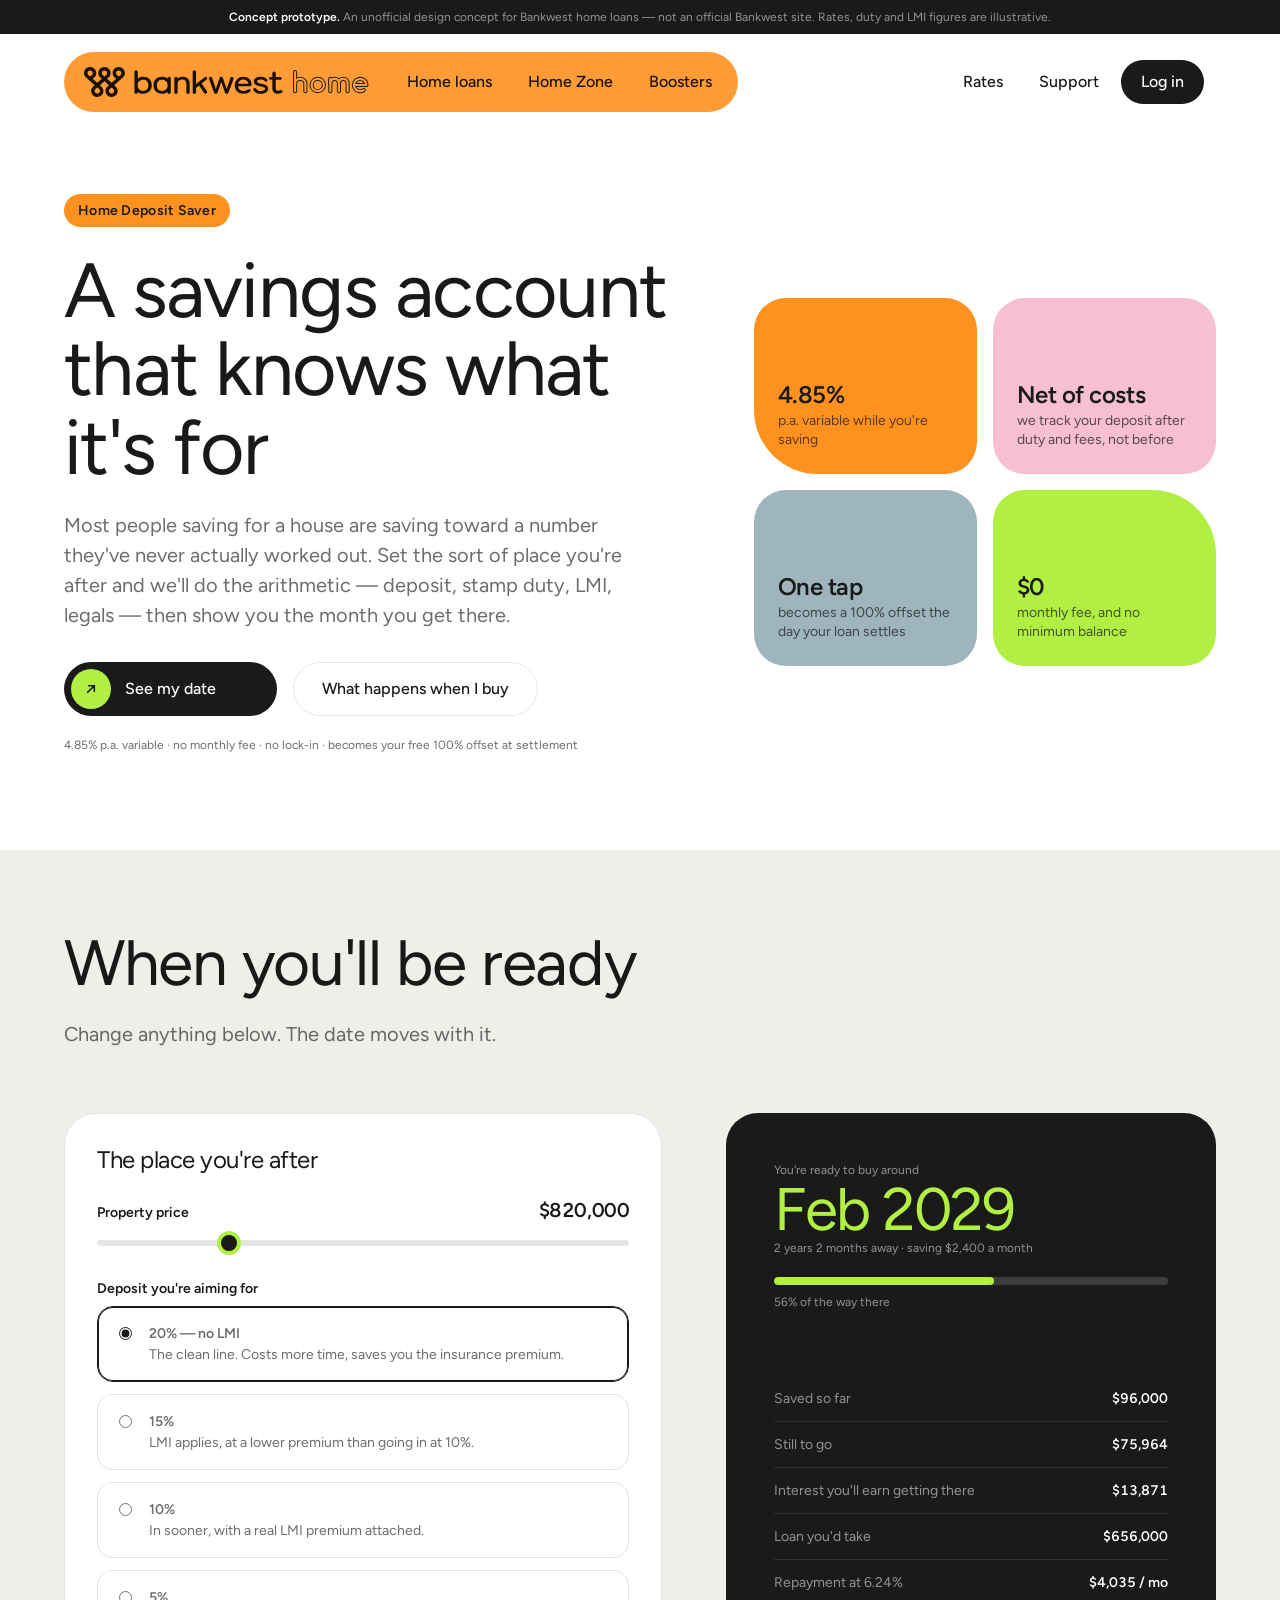
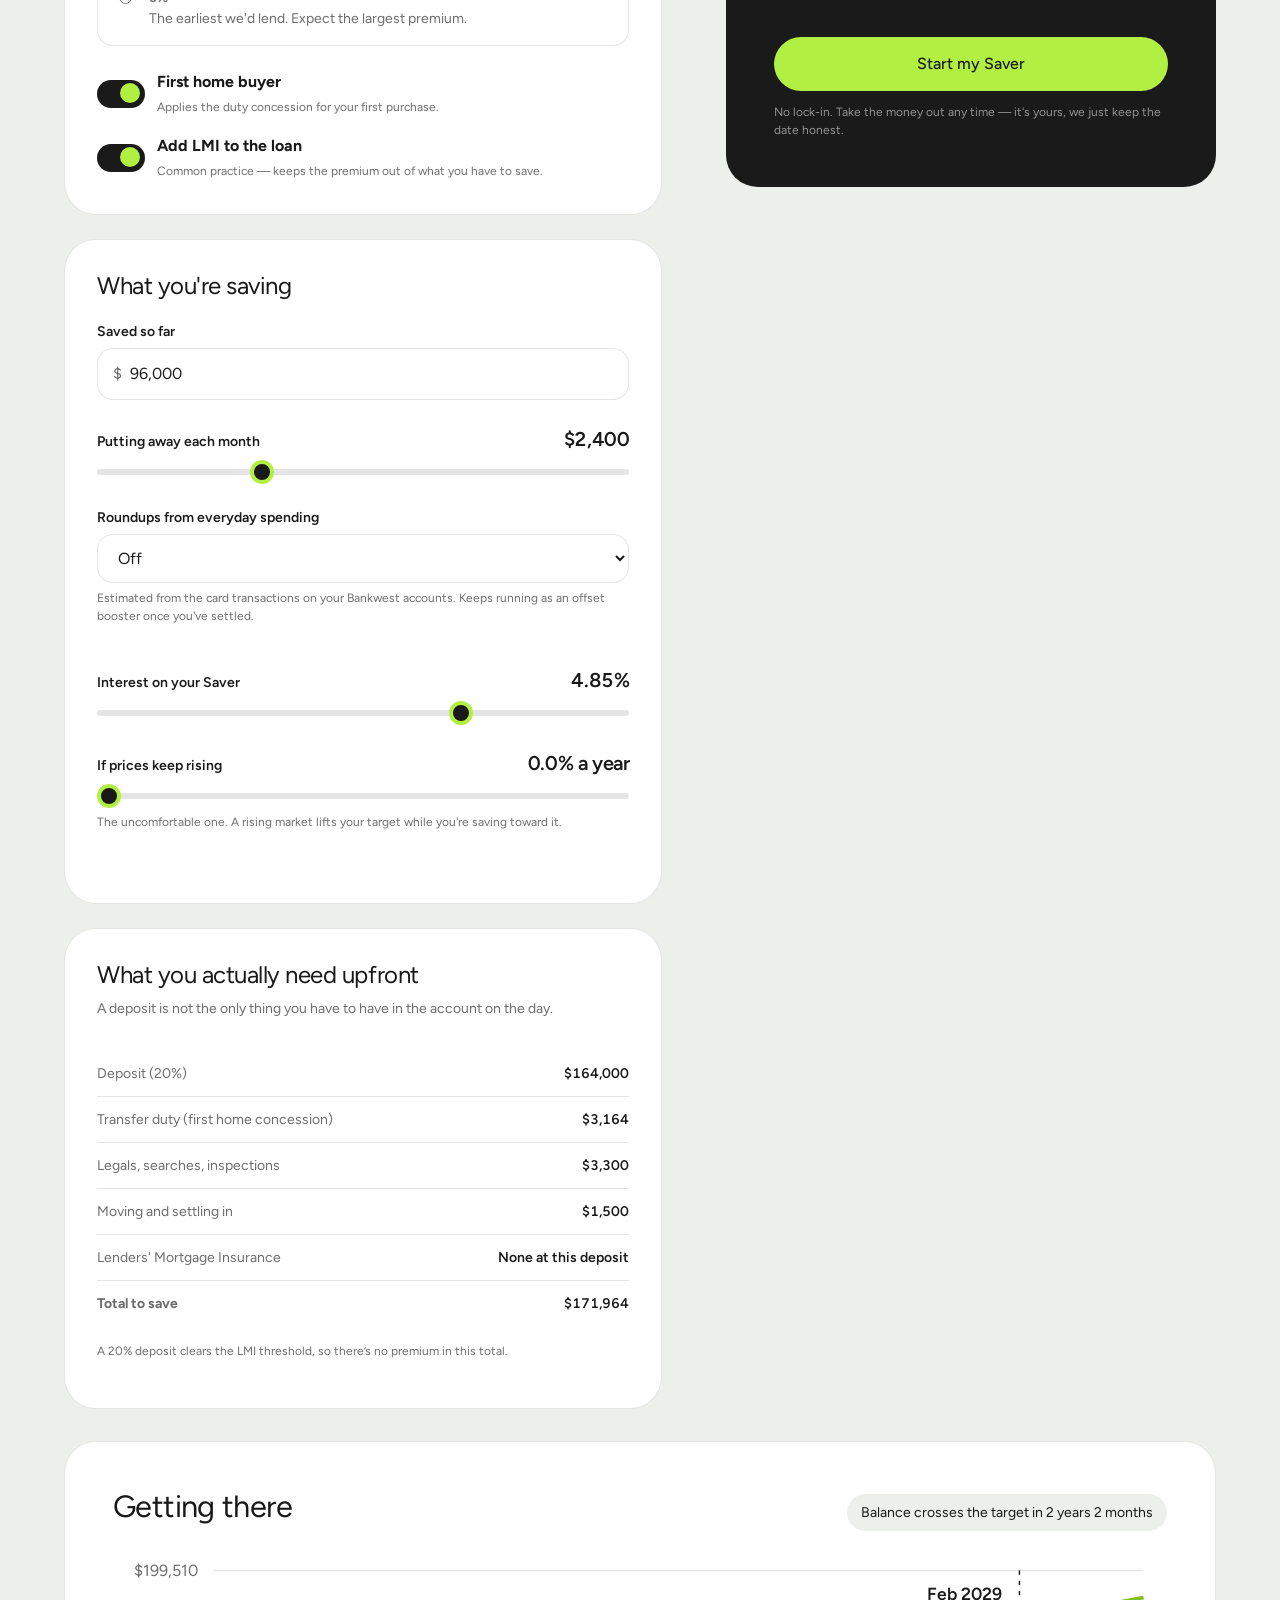
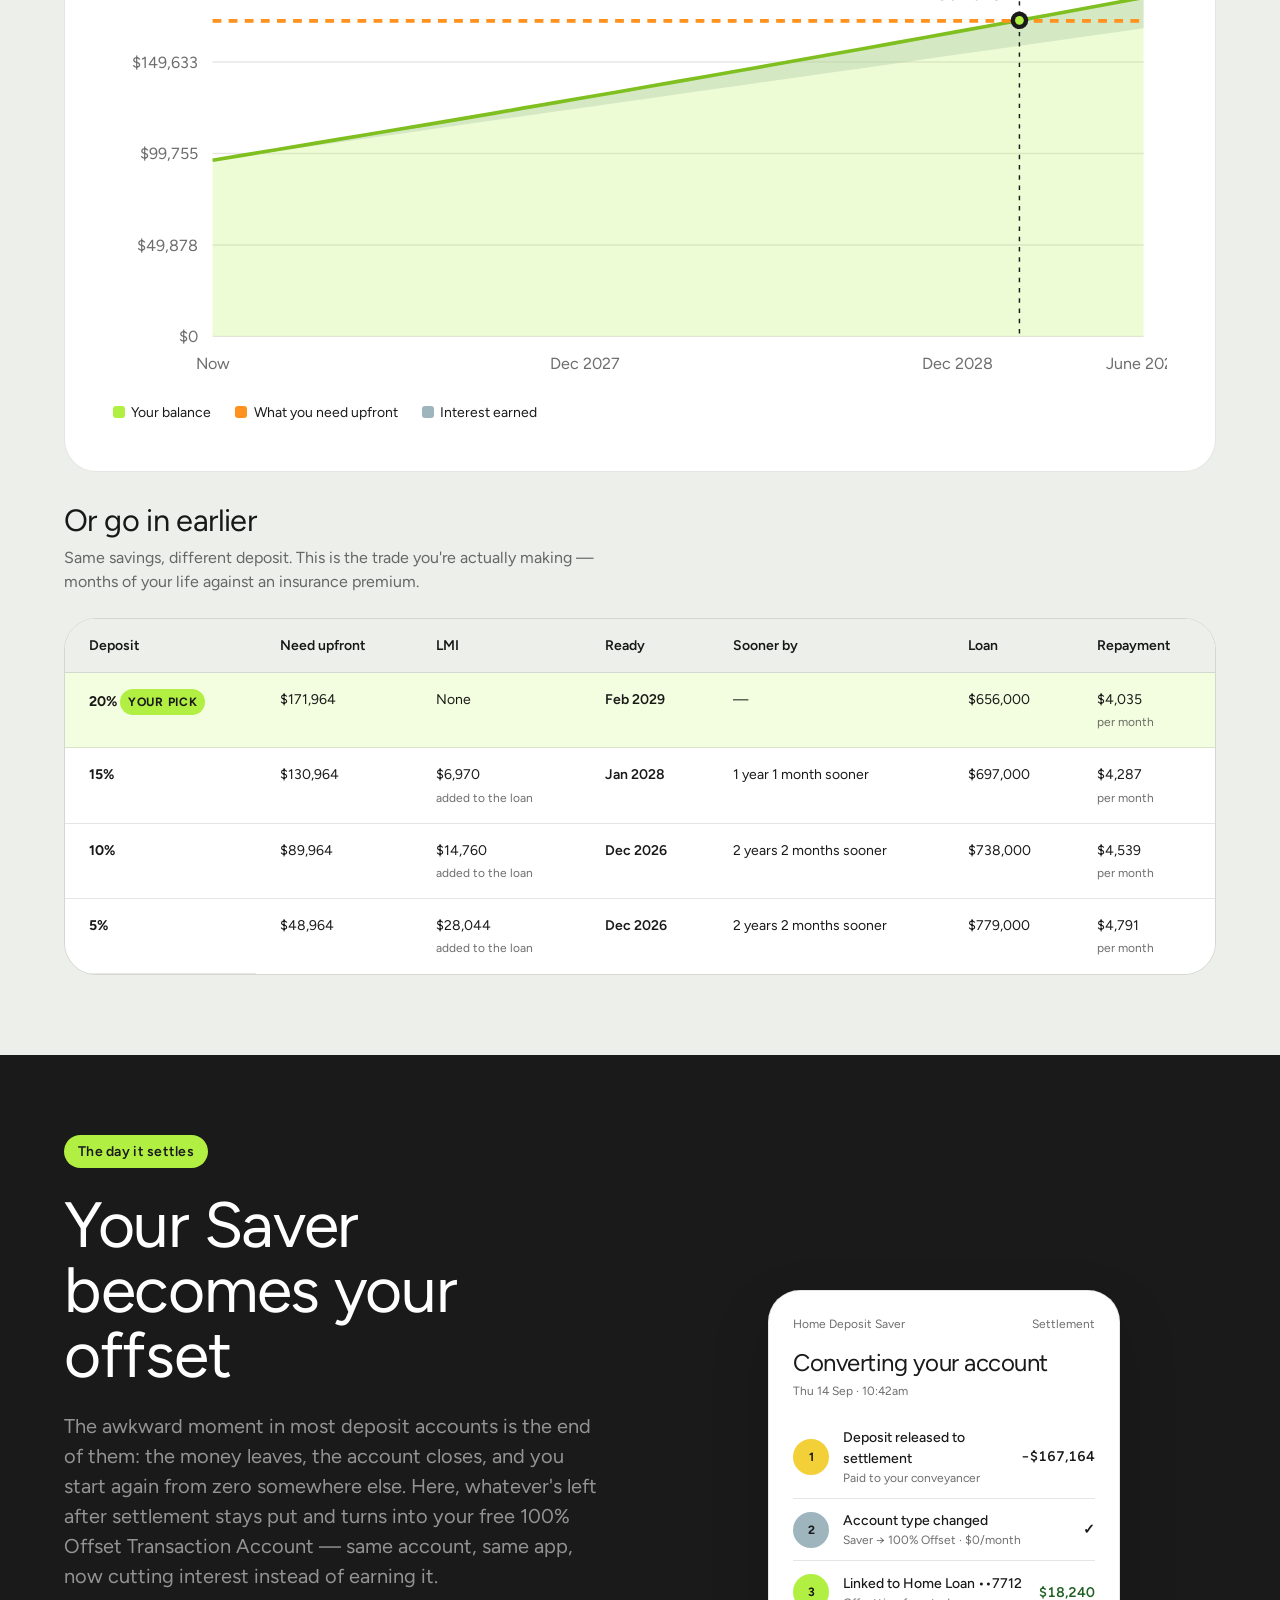
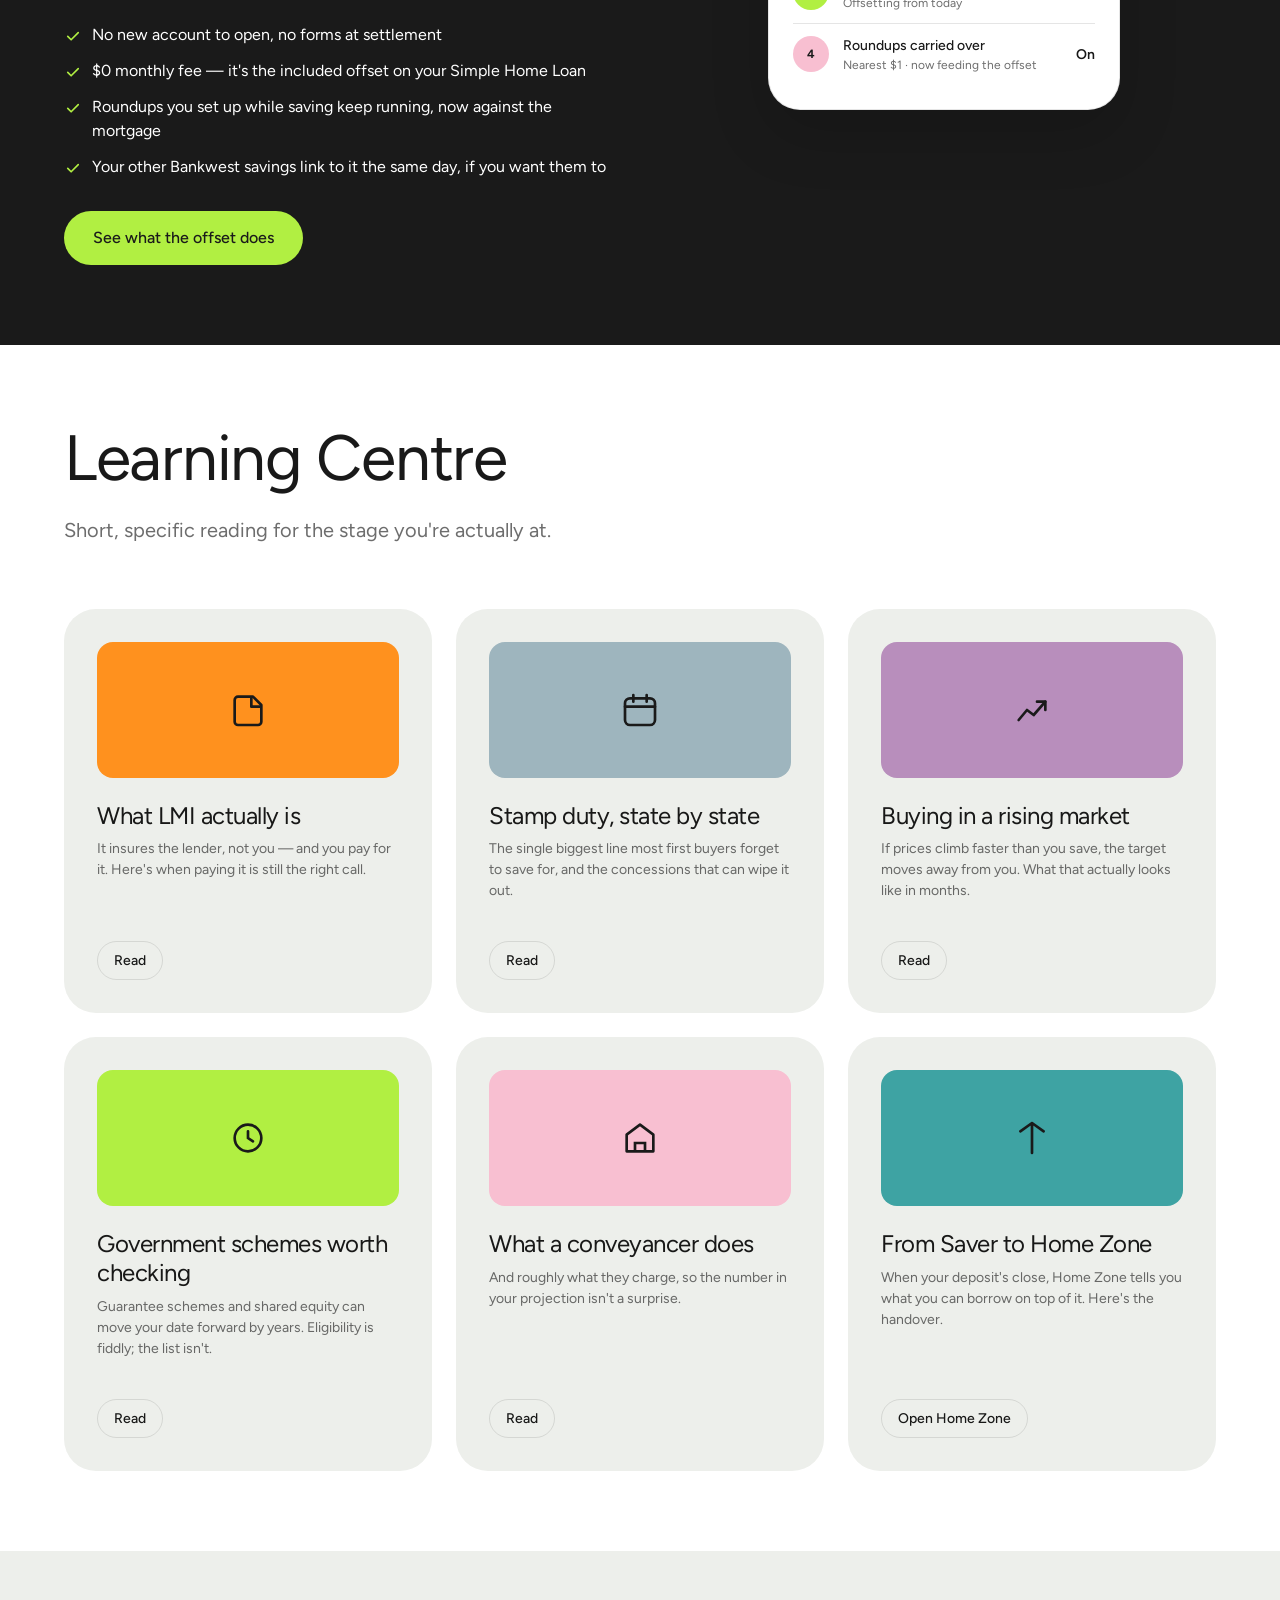
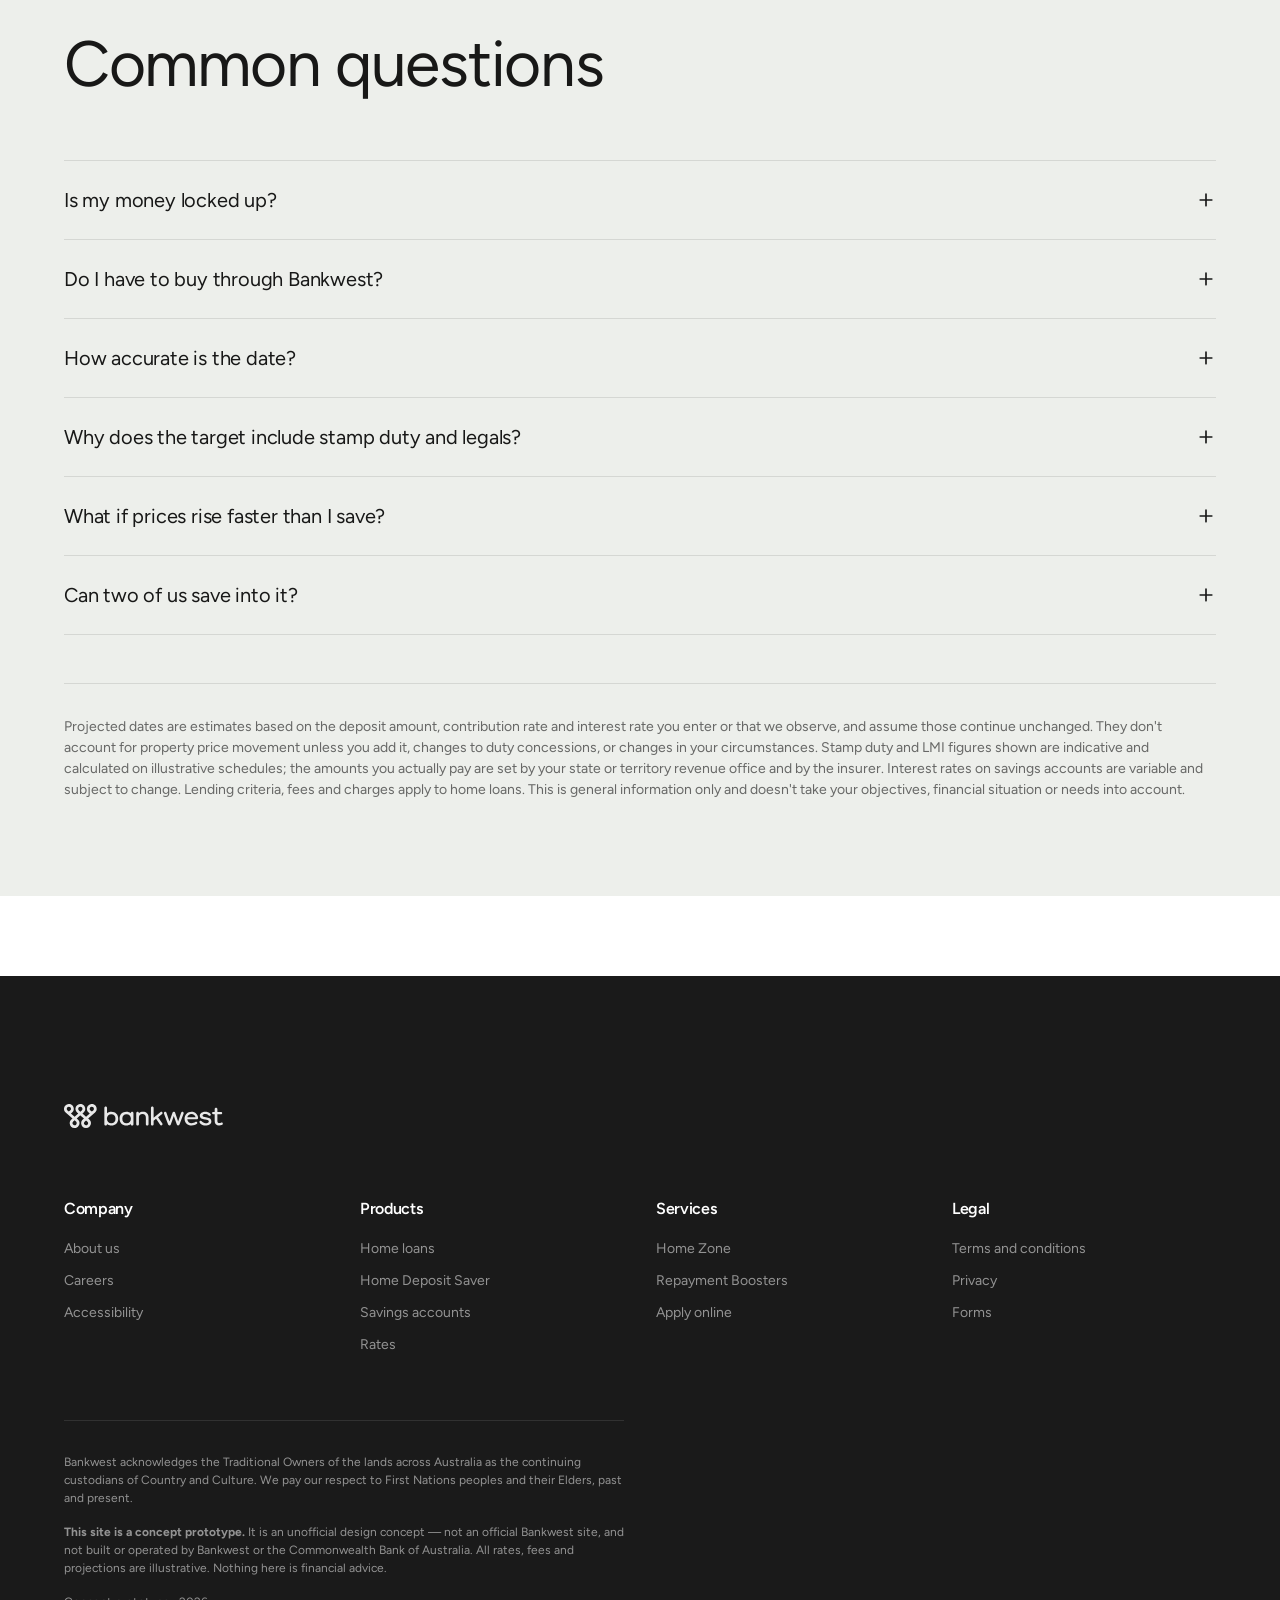
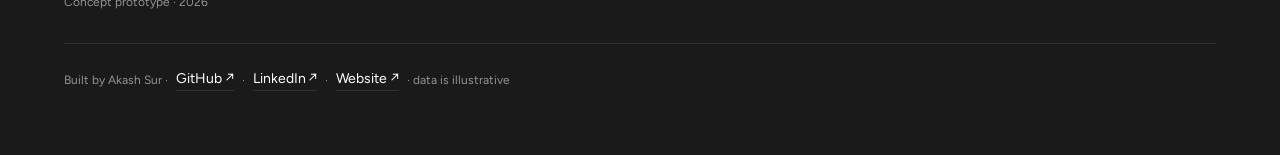
<file: deposit-saver.html>
<!DOCTYPE html>
<html lang="en-AU">
<head>
<meta charset="utf-8">
<meta name="viewport" content="width=device-width, initial-scale=1">
<title>Home Deposit Saver — a savings account with a date on it | Bankwest</title>
<meta name="description" content="Home Deposit Saver works out everything you need upfront — deposit, stamp duty, LMI, legals — and projects the month you'll have it. Converts to a free 100% offset when your loan settles.">
<link rel="preconnect" href="https://fonts.googleapis.com">
<link rel="preconnect" href="https://fonts.gstatic.com" crossorigin>
<link href="https://fonts.googleapis.com/css2?family=Figtree:wght@300;400;500;600;700&display=swap" rel="stylesheet">
<link rel="stylesheet" href="assets/css/style.css">
<link rel="icon" href="assets/img/favicon.svg" type="image/svg+xml">
</head>
<body>

<div class="protostrip">
  <strong>Concept prototype.</strong> An unofficial design concept for Bankwest home loans — not an official Bankwest site. Rates, duty and LMI figures are illustrative.
</div>

<header class="site-header">
  <div class="wrap nav-shell">
    <nav class="nav-pill nav-pill--desktop-links" aria-label="Primary">
      <a class="brand" href="index.html">
        <img class="brand-mark" src="assets/img/bankwest-logo.svg" alt="Bankwest" width="133" height="20">
        <svg class="brand-home" viewBox="0 0 201 62" role="img" aria-label="home" fill="none" stroke-linecap="round" stroke-linejoin="round"><g stroke="var(--lockup-ink, #1a1a1a)" stroke-width="11"><g transform="translate(0,-38)"><g><path d="M5.5,43.5 L5.5,94.5"></path><path d="M5.5,74 C5.5,66 11.5,61.5 19,61.5 C26.5,61.5 33,66 33,74 L33,94.5"></path></g><g transform="translate(44,0)"><circle cx="22" cy="78" r="16.5"></circle></g><g transform="translate(94,0)"><path d="M5.5,61.5 L5.5,94.5"></path><path d="M5.5,74 C5.5,66 10.5,61.5 17,61.5 C23.5,61.5 28.5,66 28.5,74 L28.5,94.5"></path><path d="M28.5,74 C28.5,66 33.5,61.5 40,61.5 C46.5,61.5 51.5,66 51.5,74 L51.5,94.5"></path></g><g transform="translate(157,0)"><path d="M38.5,78 L5.5,78"></path><path d="M38.5,78 A16.5,16.5 0 1 0 31.5,91.5"></path></g></g></g><g stroke="var(--lockup-bg, #ff9c35)" stroke-width="5.8"><g transform="translate(0,-38)"><g><path d="M5.5,43.5 L5.5,94.5"></path><path d="M5.5,74 C5.5,66 11.5,61.5 19,61.5 C26.5,61.5 33,66 33,74 L33,94.5"></path></g><g transform="translate(44,0)"><circle cx="22" cy="78" r="16.5"></circle></g><g transform="translate(94,0)"><path d="M5.5,61.5 L5.5,94.5"></path><path d="M5.5,74 C5.5,66 10.5,61.5 17,61.5 C23.5,61.5 28.5,66 28.5,74 L28.5,94.5"></path><path d="M28.5,74 C28.5,66 33.5,61.5 40,61.5 C46.5,61.5 51.5,66 51.5,74 L51.5,94.5"></path></g><g transform="translate(157,0)"><path d="M38.5,78 L5.5,78"></path><path d="M38.5,78 A16.5,16.5 0 1 0 31.5,91.5"></path></g></g></g></svg>
      </a>
      <a class="nav-link" href="index.html">Home loans</a>
      <a class="nav-link" href="home-zone.html">Home Zone</a>
      <a class="nav-link" href="boosters.html">Boosters</a>
      <button class="nav-icon-btn nav-burger" data-burger aria-expanded="false" aria-label="Open menu">
        <svg width="18" height="18" viewBox="0 0 24 24" fill="none" aria-hidden="true"><path d="M4 7h16M4 12h16M4 17h16" stroke="currentColor" stroke-width="2" stroke-linecap="round"/></svg>
      </button>
    </nav>
    <div class="nav-pill nav-pill--plain nav-secondary">
      <a class="nav-link" href="index.html#rates">Rates</a>
      <a class="nav-link" href="index.html#questions">Support</a>
      <a class="nav-login" href="apply.html">Log in</a>
    </div>
  </div>
  <div class="wrap">
    <div class="mobile-nav" id="mobile-nav" data-open="false">
      <a href="index.html">Home loans</a><a href="home-zone.html">Home Zone</a>
      <a href="boosters.html">Repayment Boosters</a><a href="apply.html">Apply online</a>
    </div>
  </div>
</header>

<main>

<section class="hero wrap">
  <div class="hero-grid">
    <div>
      <span class="eyebrow eyebrow--orange">Home Deposit Saver</span>
      <h1>A savings account that knows what it's for</h1>
      <p class="lede">
        Most people saving for a house are saving toward a number they've never actually
        worked out. Set the sort of place you're after and we'll do the arithmetic —
        deposit, stamp duty, LMI, legals — then show you the month you get there.
      </p>
      <div class="btn-row">
        <a class="btn btn--primary" href="#projection">
          <span class="btn-dot"><svg width="16" height="16" viewBox="0 0 24 24" fill="none" aria-hidden="true"><path d="M5 12h14M13 6l6 6-6 6" stroke="currentColor" stroke-width="2.4" stroke-linecap="round" stroke-linejoin="round"/></svg></span>
          <span class="btn__label">See my date</span>
        </a>
        <a class="btn btn--secondary" href="#settlement">What happens when I buy</a>
      </div>
      <p class="tiny muted" style="margin-top:1.25rem">4.85% p.a. variable · no monthly fee · no lock-in · becomes your free 100% offset at settlement</p>
    </div>

    <div class="hero-collage">
      <div class="hero-tile" style="background:var(--brand-primary)">
        <strong>4.85%</strong><span>p.a. variable while you're saving</span>
      </div>
      <div class="hero-tile" style="background:var(--c-piglet)">
        <strong>Net of costs</strong><span>we track your deposit after duty and fees, not before</span>
      </div>
      <div class="hero-tile" style="background:var(--c-powder)">
        <strong>One tap</strong><span>becomes a 100% offset the day your loan settles</span>
      </div>
      <div class="hero-tile" style="background:var(--brand-secondary)">
        <strong>$0</strong><span>monthly fee, and no minimum balance</span>
      </div>
    </div>
  </div>
</section>

<!-- ======================================================= PROJECTION -->
<section class="section section--paper" id="projection">
  <div class="wrap">
    <div class="section-head">
      <h2>When you'll be ready</h2>
      <p class="lede">Change anything below. The date moves with it.</p>
    </div>

    <div class="result-split">
      <!-- controls -->
      <div>
        <div class="card" style="margin-bottom:1.5rem">
          <h5>The place you're after</h5>

          <div class="field" style="margin-top:1.25rem">
            <div class="range-head">
              <label class="field-label mb-0" for="price">Property price</label>
              <span class="range-value tnum" id="price-out">$820,000</span>
            </div>
            <input class="range" type="range" id="price" min="300000" max="2500000" step="10000" value="820000">
          </div>

          <div class="field">
            <label class="field-label" for="deposit-pct">Deposit you're aiming for</label>
            <div class="choice-grid">
              <label class="choice"><input type="radio" name="deposit-pct" value="0.20" checked>
                <span><strong>20% — no LMI</strong><span>The clean line. Costs more time, saves you the insurance premium.</span></span></label>
              <label class="choice"><input type="radio" name="deposit-pct" value="0.15">
                <span><strong>15%</strong><span>LMI applies, at a lower premium than going in at 10%.</span></span></label>
              <label class="choice"><input type="radio" name="deposit-pct" value="0.10">
                <span><strong>10%</strong><span>In sooner, with a real LMI premium attached.</span></span></label>
              <label class="choice"><input type="radio" name="deposit-pct" value="0.05">
                <span><strong>5%</strong><span>The earliest we'd lend. Expect the largest premium.</span></span></label>
            </div>
          </div>

          <label class="switch" style="margin-bottom:1rem">
            <input type="checkbox" id="fhb" checked><span class="track"></span>
            <span><strong>First home buyer</strong><br><span class="tiny muted">Applies the duty concession for your first purchase.</span></span>
          </label>

          <label class="switch">
            <input type="checkbox" id="capitalise" checked><span class="track"></span>
            <span><strong>Add LMI to the loan</strong><br><span class="tiny muted">Common practice — keeps the premium out of what you have to save.</span></span>
          </label>
        </div>

        <div class="card" style="margin-bottom:1.5rem">
          <h5>What you're saving</h5>

          <div class="field" style="margin-top:1.25rem">
            <label class="field-label" for="savings">Saved so far</label>
            <div class="input-money"><input class="input" type="text" id="savings" value="96,000" inputmode="numeric"></div>
          </div>

          <div class="field">
            <div class="range-head">
              <label class="field-label mb-0" for="monthly">Putting away each month</label>
              <span class="range-value tnum" id="monthly-out">$2,400</span>
            </div>
            <input class="range" type="range" id="monthly" min="0" max="8000" step="50" value="2400">
          </div>

          <div class="field">
            <label class="field-label" for="boost">Roundups from everyday spending</label>
            <select class="select" id="boost">
              <option value="0" selected>Off</option>
              <option value="40">Round to the nearest $1 — about $40 a month</option>
              <option value="187">Round to the nearest $5 — about $187 a month</option>
            </select>
            <p class="field-hint">Estimated from the card transactions on your Bankwest accounts. Keeps running as an offset booster once you've settled.</p>
          </div>

          <div class="field">
            <div class="range-head">
              <label class="field-label mb-0" for="rate">Interest on your Saver</label>
              <span class="range-value tnum" id="rate-out">4.85%</span>
            </div>
            <input class="range" type="range" id="rate" min="0" max="7" step="0.05" value="4.85">
          </div>

          <div class="field mb-0">
            <div class="range-head">
              <label class="field-label mb-0" for="growth">If prices keep rising</label>
              <span class="range-value tnum" id="growth-out">0% a year</span>
            </div>
            <input class="range" type="range" id="growth" min="0" max="10" step="0.5" value="0">
            <p class="field-hint">The uncomfortable one. A rising market lifts your target while you're saving toward it.</p>
          </div>
        </div>

        <div class="card">
          <h5>What you actually need upfront</h5>
          <p class="muted small">A deposit is not the only thing you have to have in the account on the day.</p>
          <dl style="margin:1rem 0 0">
            <div class="stat-row"><dt id="lbl-deposit">Deposit (20%)</dt><dd id="c-deposit">$164,000</dd></div>
            <div class="stat-row"><dt id="lbl-duty">Transfer duty</dt><dd id="c-duty">$3,164</dd></div>
            <div class="stat-row"><dt>Legals, searches, inspections</dt><dd id="c-legals">$3,300</dd></div>
            <div class="stat-row"><dt>Moving and settling in</dt><dd id="c-moving">$1,500</dd></div>
            <div class="stat-row"><dt id="lbl-lmi">Lenders' Mortgage Insurance</dt><dd id="c-lmi">Added to your loan</dd></div>
            <div class="stat-row"><dt><strong>Total to save</strong></dt><dd id="c-total">$171,964</dd></div>
          </dl>
          <p class="tiny muted" style="margin-top:1rem" id="c-note"></p>
        </div>
      </div>

      <!-- result -->
      <aside class="result-panel" aria-live="polite">
        <p class="tiny muted mb-0">You're ready to buy around</p>
        <div class="bignum bignum--lime" id="ready-date">Feb 2029</div>
        <p class="tiny muted" id="ready-sub">29 months away · saving $2,400 a month</p>

        <div class="meter" style="margin:1.25rem 0 .5rem"><span id="ready-meter" style="width:56%"></span></div>
        <p class="tiny muted" id="ready-pct">56% of the way there</p>

        <hr class="divider">
        <dl style="margin:0">
          <div class="stat-row"><dt>Saved so far</dt><dd id="r-saved">$96,000</dd></div>
          <div class="stat-row"><dt>Still to go</dt><dd id="r-togo">$75,964</dd></div>
          <div class="stat-row"><dt>Interest you'll earn getting there</dt><dd id="r-interest">$11,240</dd></div>
          <div class="stat-row"><dt>Loan you'd take</dt><dd id="r-loan">$656,000</dd></div>
          <div class="stat-row"><dt>Repayment at 6.24%</dt><dd id="r-repay">$4,035 / mo</dd></div>
        </dl>

        <div class="btn-row" style="margin-top:2rem">
          <a class="btn btn--lime btn--block" href="apply.html?from=deposit-saver">Start my Saver</a>
        </div>
        <p class="tiny muted" style="margin-top:.75rem;margin-bottom:0">
          No lock-in. Take the money out any time — it's yours, we just keep the date honest.
        </p>
      </aside>
    </div>

    <!-- chart -->
    <div class="card card--pad-lg" style="margin-top:2rem">
      <div style="display:flex;justify-content:space-between;align-items:baseline;gap:1rem;flex-wrap:wrap;margin-bottom:1rem">
        <h4 class="mb-0">Getting there</h4>
        <span class="pill-note tiny" id="chart-note">Balance against what you need</span>
      </div>
      <div style="overflow-x:auto">
        <svg class="chart" id="saver-chart" viewBox="0 0 720 300" role="img" aria-labelledby="chart-title">
          <title id="chart-title">Projected savings balance against the amount needed upfront</title>
        </svg>
      </div>
      <div class="chart-legend">
        <span><i style="background:#b1ef42"></i>Your balance</span>
        <span><i style="background:#ff911e"></i>What you need upfront</span>
        <span><i style="background:#9eb5be"></i>Interest earned</span>
      </div>
    </div>

    <!-- deposit ladder -->
    <div style="margin-top:2rem">
      <h4 style="margin-bottom:.5rem">Or go in earlier</h4>
      <p class="muted" style="max-width:56ch">Same savings, different deposit. This is the trade you're actually making — months of your life against an insurance premium.</p>
      <div class="table-scroll" style="margin-top:1.5rem">
        <table class="cmp">
          <caption class="sr-only">Time to readiness at each deposit level</caption>
          <thead>
            <tr><th scope="col">Deposit</th><th scope="col">Need upfront</th><th scope="col">LMI</th><th scope="col">Ready</th><th scope="col">Sooner by</th><th scope="col">Loan</th><th scope="col">Repayment</th></tr>
          </thead>
          <tbody id="ladder"></tbody>
        </table>
      </div>
    </div>
  </div>
</section>

<!-- ====================================================== AT SETTLEMENT -->
<section class="section section--ink" id="settlement">
  <div class="wrap">
    <div class="feature-split">
      <div>
        <span class="eyebrow eyebrow--lime">The day it settles</span>
        <h2>Your Saver becomes your offset</h2>
        <p class="lede" style="margin-top:1.5rem">
          The awkward moment in most deposit accounts is the end of them: the money leaves,
          the account closes, and you start again from zero somewhere else. Here, whatever's
          left after settlement stays put and turns into your free 100% Offset Transaction
          Account — same account, same app, now cutting interest instead of earning it.
        </p>
        <ul class="feature-list" style="margin-top:2rem">
          <li><svg width="18" height="18" viewBox="0 0 24 24" fill="none" aria-hidden="true"><path d="m5 12.5 4.5 4.5L19 7.5" stroke="#b1ef42" stroke-width="2.2" stroke-linecap="round" stroke-linejoin="round"/></svg><span>No new account to open, no forms at settlement</span></li>
          <li><svg width="18" height="18" viewBox="0 0 24 24" fill="none" aria-hidden="true"><path d="m5 12.5 4.5 4.5L19 7.5" stroke="#b1ef42" stroke-width="2.2" stroke-linecap="round" stroke-linejoin="round"/></svg><span>$0 monthly fee — it's the included offset on your Simple Home Loan</span></li>
          <li><svg width="18" height="18" viewBox="0 0 24 24" fill="none" aria-hidden="true"><path d="m5 12.5 4.5 4.5L19 7.5" stroke="#b1ef42" stroke-width="2.2" stroke-linecap="round" stroke-linejoin="round"/></svg><span>Roundups you set up while saving keep running, now against the mortgage</span></li>
          <li><svg width="18" height="18" viewBox="0 0 24 24" fill="none" aria-hidden="true"><path d="m5 12.5 4.5 4.5L19 7.5" stroke="#b1ef42" stroke-width="2.2" stroke-linecap="round" stroke-linejoin="round"/></svg><span>Your other Bankwest savings link to it the same day, if you want them to</span></li>
        </ul>
        <div class="btn-row">
          <a class="btn btn--lime" href="boosters.html">See what the offset does</a>
        </div>
      </div>

      <div style="justify-self:center">
        <div class="phone">
          <div class="phone__bar"><span>Home Deposit Saver</span><span>Settlement</span></div>
          <h5 style="margin-bottom:.25rem">Converting your account</h5>
          <p class="tiny muted">Thu 14 Sep · 10:42am</p>
          <div class="ledger" style="margin-top:1rem">
            <div class="ledger-row">
              <div class="ledger-ico" style="background:var(--c-banana)">1</div>
              <div><div class="ledger-name">Deposit released to settlement</div><div class="ledger-cat">Paid to your conveyancer</div></div>
              <div class="ledger-amt">−$167,164</div>
            </div>
            <div class="ledger-row">
              <div class="ledger-ico" style="background:var(--c-powder)">2</div>
              <div><div class="ledger-name">Account type changed</div><div class="ledger-cat">Saver → 100% Offset · $0/month</div></div>
              <div class="ledger-amt">✓</div>
            </div>
            <div class="ledger-row">
              <div class="ledger-ico" style="background:var(--brand-secondary)">3</div>
              <div><div class="ledger-name">Linked to Home Loan ••7712</div><div class="ledger-cat">Offsetting from today</div></div>
              <div class="ledger-amt credit">$18,240</div>
            </div>
            <div class="ledger-row">
              <div class="ledger-ico" style="background:var(--c-piglet)">4</div>
              <div><div class="ledger-name">Roundups carried over</div><div class="ledger-cat">Nearest $1 · now feeding the offset</div></div>
              <div class="ledger-amt">On</div>
            </div>
          </div>
        </div>
      </div>
    </div>
  </div>
</section>

<!-- ====================================================== LEARNING -->
<section class="section">
  <div class="wrap">
    <div class="section-head">
      <h2>Learning Centre</h2>
      <p class="lede">Short, specific reading for the stage you're actually at.</p>
    </div>
    <div class="grid grid-3">
      <article class="card card--paper">
        <div class="card-swatch" style="background:var(--brand-primary)"><svg width="40" height="40" viewBox="0 0 24 24" fill="none" aria-hidden="true"><path d="M4 19V6a2 2 0 0 1 2-2h9l5 5v10a2 2 0 0 1-2 2H6a2 2 0 0 1-2-2Z" stroke="#1a1a1a" stroke-width="1.6" stroke-linejoin="round"/><path d="M14 4v6h6" stroke="#1a1a1a" stroke-width="1.6" stroke-linejoin="round"/></svg></div>
        <h5>What LMI actually is</h5>
        <p class="muted small">It insures the lender, not you — and you pay for it. Here's when paying it is still the right call.</p>
        <div class="btn-row"><a class="btn btn--secondary btn--sm" href="#faq">Read</a></div>
      </article>
      <article class="card card--paper">
        <div class="card-swatch" style="background:var(--c-powder)"><svg width="40" height="40" viewBox="0 0 24 24" fill="none" aria-hidden="true"><rect x="3" y="5" width="18" height="16" rx="3" stroke="#1a1a1a" stroke-width="1.6"/><path d="M3 10h18M8 3v4M16 3v4" stroke="#1a1a1a" stroke-width="1.6" stroke-linecap="round"/></svg></div>
        <h5>Stamp duty, state by state</h5>
        <p class="muted small">The single biggest line most first buyers forget to save for, and the concessions that can wipe it out.</p>
        <div class="btn-row"><a class="btn btn--secondary btn--sm" href="#faq">Read</a></div>
      </article>
      <article class="card card--paper">
        <div class="card-swatch" style="background:var(--c-lavender)"><svg width="40" height="40" viewBox="0 0 24 24" fill="none" aria-hidden="true"><path d="M4 18 9 12l4 3 7-8" stroke="#1a1a1a" stroke-width="1.6" stroke-linecap="round" stroke-linejoin="round"/><path d="M15 7h5v5" stroke="#1a1a1a" stroke-width="1.6" stroke-linecap="round" stroke-linejoin="round"/></svg></div>
        <h5>Buying in a rising market</h5>
        <p class="muted small">If prices climb faster than you save, the target moves away from you. What that actually looks like in months.</p>
        <div class="btn-row"><a class="btn btn--secondary btn--sm" href="#faq">Read</a></div>
      </article>
      <article class="card card--paper">
        <div class="card-swatch" style="background:var(--brand-secondary)"><svg width="40" height="40" viewBox="0 0 24 24" fill="none" aria-hidden="true"><circle cx="12" cy="12" r="8" stroke="#1a1a1a" stroke-width="1.6"/><path d="M12 8v4l3 2" stroke="#1a1a1a" stroke-width="1.6" stroke-linecap="round"/></svg></div>
        <h5>Government schemes worth checking</h5>
        <p class="muted small">Guarantee schemes and shared equity can move your date forward by years. Eligibility is fiddly; the list isn't.</p>
        <div class="btn-row"><a class="btn btn--secondary btn--sm" href="#faq">Read</a></div>
      </article>
      <article class="card card--paper">
        <div class="card-swatch" style="background:var(--c-piglet)"><svg width="40" height="40" viewBox="0 0 24 24" fill="none" aria-hidden="true"><path d="M4 20V10l8-6 8 6v10H4Z" stroke="#1a1a1a" stroke-width="1.6" stroke-linejoin="round"/><path d="M9 20v-5h6v5" stroke="#1a1a1a" stroke-width="1.6"/></svg></div>
        <h5>What a conveyancer does</h5>
        <p class="muted small">And roughly what they charge, so the number in your projection isn't a surprise.</p>
        <div class="btn-row"><a class="btn btn--secondary btn--sm" href="#faq">Read</a></div>
      </article>
      <article class="card card--paper">
        <div class="card-swatch" style="background:var(--c-teal)"><svg width="40" height="40" viewBox="0 0 24 24" fill="none" aria-hidden="true"><path d="M12 3v18M5 8l7-5 7 5" stroke="#1a1a1a" stroke-width="1.6" stroke-linecap="round" stroke-linejoin="round"/></svg></div>
        <h5>From Saver to Home Zone</h5>
        <p class="muted small">When your deposit's close, Home Zone tells you what you can borrow on top of it. Here's the handover.</p>
        <div class="btn-row"><a class="btn btn--secondary btn--sm" href="home-zone.html">Open Home Zone</a></div>
      </article>
    </div>
  </div>
</section>

<!-- ============================================================== FAQ -->
<section class="section section--paper" id="faq">
  <div class="wrap">
    <div class="section-head"><h2>Common questions</h2></div>
    <div class="accordion">
      <div class="acc-item">
        <button class="acc-trigger" aria-expanded="false" aria-controls="s1">Is my money locked up?<svg class="plus" width="20" height="20" viewBox="0 0 24 24" fill="none" aria-hidden="true"><path d="M12 5v14M5 12h14" stroke="currentColor" stroke-width="2" stroke-linecap="round"/></svg></button>
        <div class="acc-panel" id="s1" hidden><p>No. It's an at-call savings account — withdraw whenever you like, no notice period and no penalty. Taking money out pushes your projected date back, which is the only consequence, and you'll see it move.</p></div>
      </div>
      <div class="acc-item">
        <button class="acc-trigger" aria-expanded="false" aria-controls="s2">Do I have to buy through Bankwest?<svg class="plus" width="20" height="20" viewBox="0 0 24 24" fill="none" aria-hidden="true"><path d="M12 5v14M5 12h14" stroke="currentColor" stroke-width="2" stroke-linecap="round"/></svg></button>
        <div class="acc-panel" id="s2" hidden><p>No. The Saver is a savings account and comes with no obligation to take a loan from us. The automatic conversion to a free offset only applies if your loan is with us — that's the upside of doing both here, not a condition of opening it.</p></div>
      </div>
      <div class="acc-item">
        <button class="acc-trigger" aria-expanded="false" aria-controls="s3">How accurate is the date?<svg class="plus" width="20" height="20" viewBox="0 0 24 24" fill="none" aria-hidden="true"><path d="M12 5v14M5 12h14" stroke="currentColor" stroke-width="2" stroke-linecap="round"/></svg></button>
        <div class="acc-panel" id="s3" hidden><p>It's arithmetic on the numbers you give us, so it's exactly as accurate as those numbers stay. The projection updates automatically against what you actually deposit each month rather than what you said you'd deposit, so it tends to get more honest over time — not less.</p></div>
      </div>
      <div class="acc-item">
        <button class="acc-trigger" aria-expanded="false" aria-controls="s4">Why does the target include stamp duty and legals?<svg class="plus" width="20" height="20" viewBox="0 0 24 24" fill="none" aria-hidden="true"><path d="M12 5v14M5 12h14" stroke="currentColor" stroke-width="2" stroke-linecap="round"/></svg></button>
        <div class="acc-panel" id="s4" hidden><p>Because you can't settle without them. Saving exactly 20% and then discovering you owe another five figures in duty on the same day is the most common way a deposit plan falls over. The number we show you is the number you need in the account.</p></div>
      </div>
      <div class="acc-item">
        <button class="acc-trigger" aria-expanded="false" aria-controls="s5">What if prices rise faster than I save?<svg class="plus" width="20" height="20" viewBox="0 0 24 24" fill="none" aria-hidden="true"><path d="M12 5v14M5 12h14" stroke="currentColor" stroke-width="2" stroke-linecap="round"/></svg></button>
        <div class="acc-panel" id="s5" hidden><p>Then the target moves away from you, and the projection will say so — including telling you plainly when a 20% deposit is no longer reachable at your current rate of saving. That's usually the moment to look at a smaller deposit with LMI, a guarantee scheme, or a different price bracket. We'd rather show you that early than at the end.</p></div>
      </div>
      <div class="acc-item">
        <button class="acc-trigger" aria-expanded="false" aria-controls="s6">Can two of us save into it?<svg class="plus" width="20" height="20" viewBox="0 0 24 24" fill="none" aria-hidden="true"><path d="M12 5v14M5 12h14" stroke="currentColor" stroke-width="2" stroke-linecap="round"/></svg></button>
        <div class="acc-panel" id="s6" hidden><p>Yes — open it jointly and both sets of contributions and roundups feed the same projection. At settlement it converts to an offset held in the same names as the loan.</p></div>
      </div>
    </div>

    <hr class="divider" style="margin-top:3rem">
    <p class="small muted">Projected dates are estimates based on the deposit amount, contribution rate and interest rate you enter or that we observe, and assume those continue unchanged. They don't account for property price movement unless you add it, changes to duty concessions, or changes in your circumstances. Stamp duty and LMI figures shown are indicative and calculated on illustrative schedules; the amounts you actually pay are set by your state or territory revenue office and by the insurer. Interest rates on savings accounts are variable and subject to change. Lending criteria, fees and charges apply to home loans. This is general information only and doesn't take your objectives, financial situation or needs into account.</p>
  </div>
</section>

</main>

<footer class="site-footer">
  <div class="wrap">
    <a class="footer-brand" href="index.html">
      <img src="assets/img/bankwest-logo.svg" alt="Bankwest" width="133" height="20">
    </a>
    <div class="footer-grid">
      <div><h6>Company</h6><ul><li><a href="#">About us</a></li><li><a href="#">Careers</a></li><li><a href="#">Accessibility</a></li></ul></div>
      <div><h6>Products</h6><ul><li><a href="index.html">Home loans</a></li><li><a href="deposit-saver.html">Home Deposit Saver</a></li><li><a href="#">Savings accounts</a></li><li><a href="index.html#rates">Rates</a></li></ul></div>
      <div><h6>Services</h6><ul><li><a href="home-zone.html">Home Zone</a></li><li><a href="boosters.html">Repayment Boosters</a></li><li><a href="apply.html">Apply online</a></li></ul></div>
      <div><h6>Legal</h6><ul><li><a href="#">Terms and conditions</a></li><li><a href="#">Privacy</a></li><li><a href="#">Forms</a></li></ul></div>
    </div>
    <div class="footer-legal">
      <p>Bankwest acknowledges the Traditional Owners of the lands across Australia as the continuing custodians of Country and Culture. We pay our respect to First Nations peoples and their Elders, past and present.</p>
      <p><strong>This site is a concept prototype.</strong> It is an unofficial design concept — not an official Bankwest site, and not built or operated by Bankwest or the Commonwealth Bank of Australia. All rates, fees and projections are illustrative. Nothing here is financial advice.</p>
      <p>Concept prototype · <span id="year">2026</span></p>
    </div>

    <p class="footer-credit">
      Built by Akash Sur ·
      <a href="https://github.com/sur-akash" target="_blank" rel="noopener noreferrer">GitHub<span class="arr" aria-hidden="true">↗</span></a> ·
      <a href="https://www.linkedin.com/in/akash-sur/" target="_blank" rel="noopener noreferrer">LinkedIn<span class="arr" aria-hidden="true">↗</span></a> ·
      <a href="https://sur-akash.github.io/" target="_blank" rel="noopener noreferrer">Website<span class="arr" aria-hidden="true">↗</span></a> ·
      data is illustrative
    </p>
  </div>
</footer>

<script src="assets/js/main.js"></script>
<script src="assets/js/deposit-saver.js"></script>
</body>
</html>
</file>
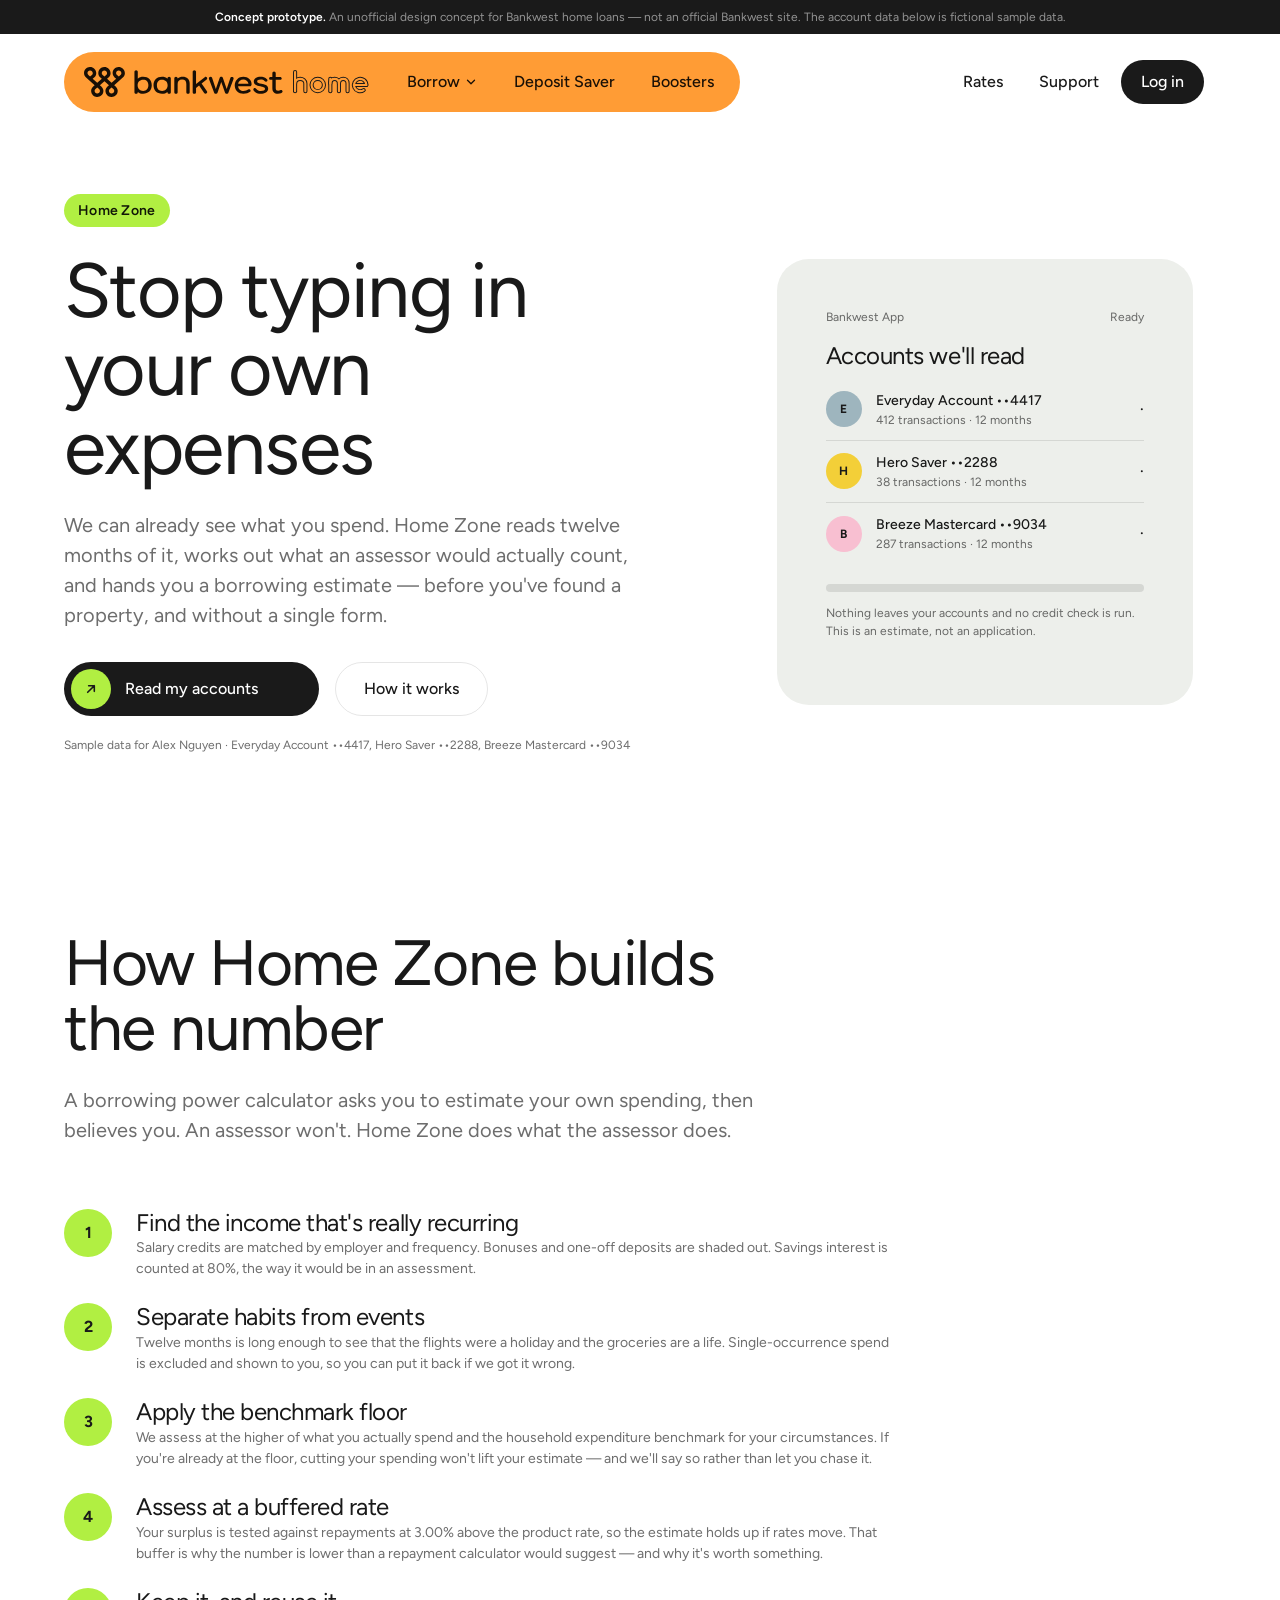
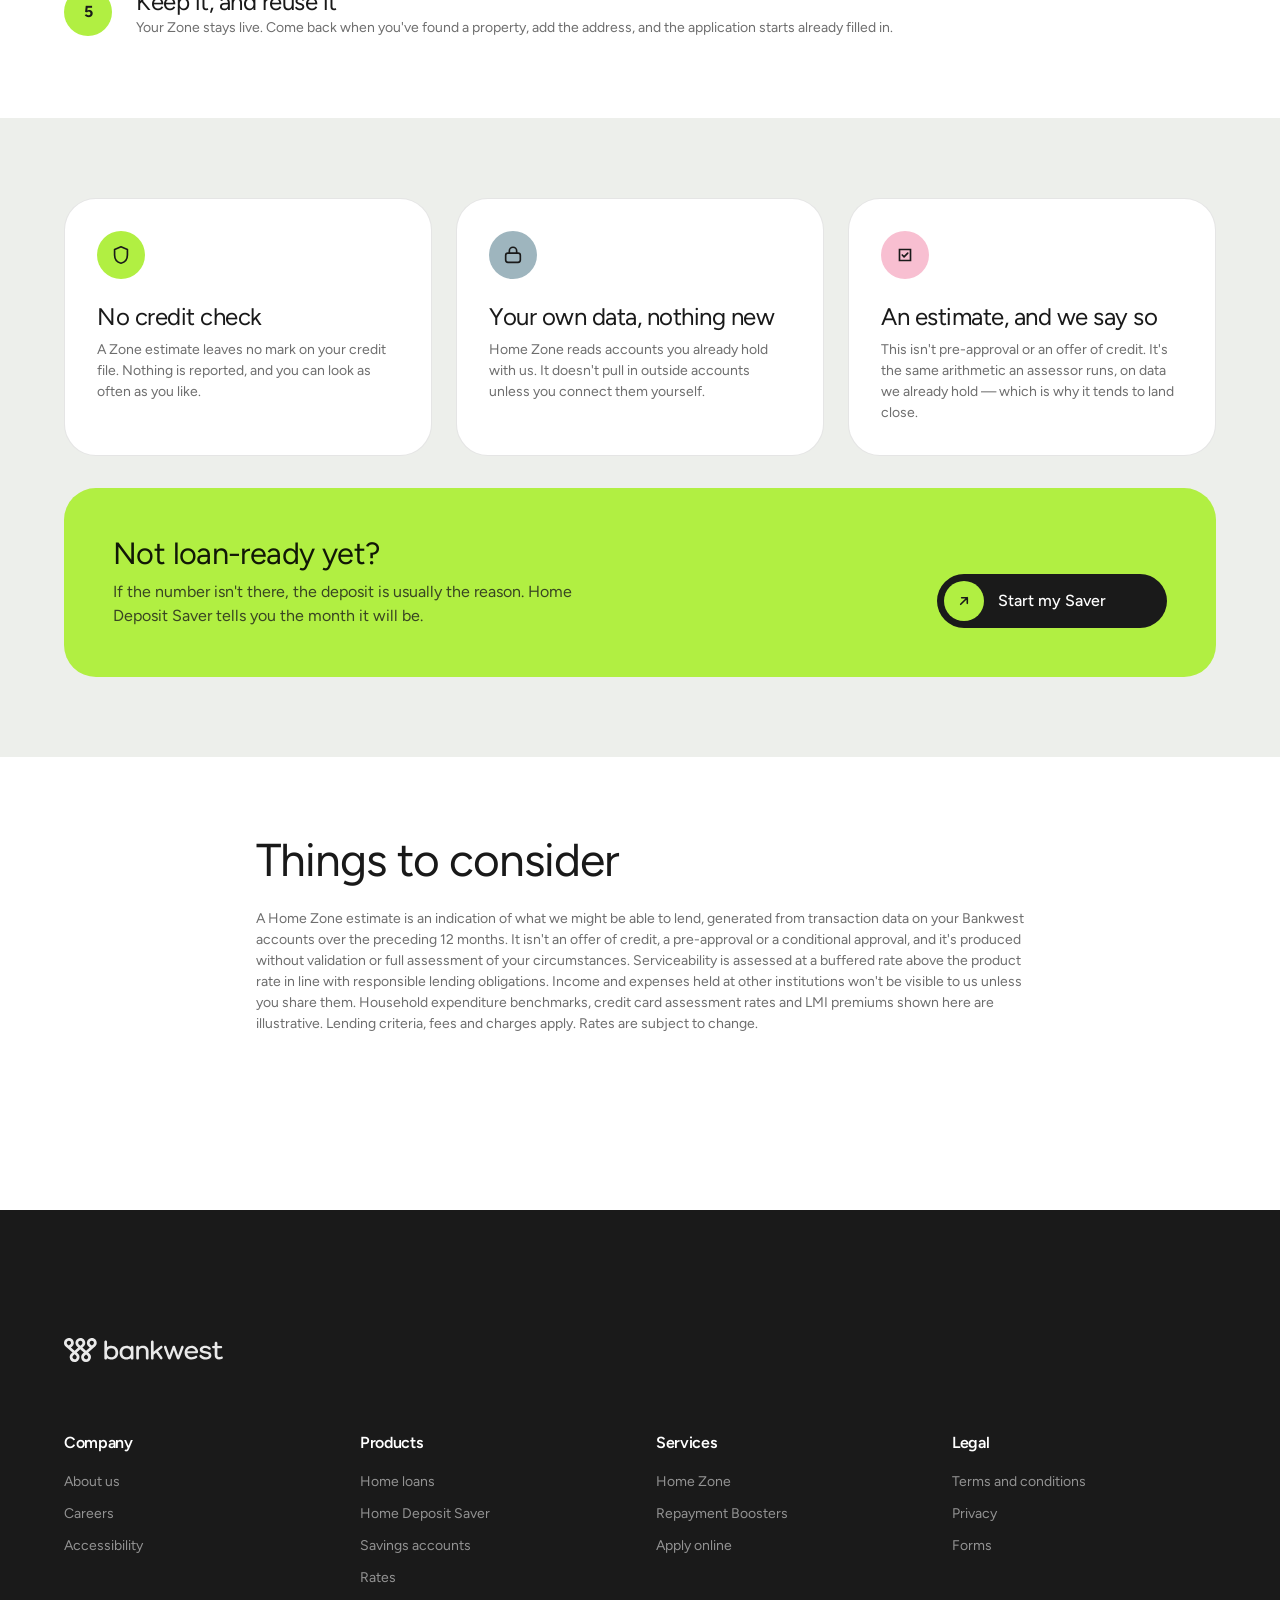
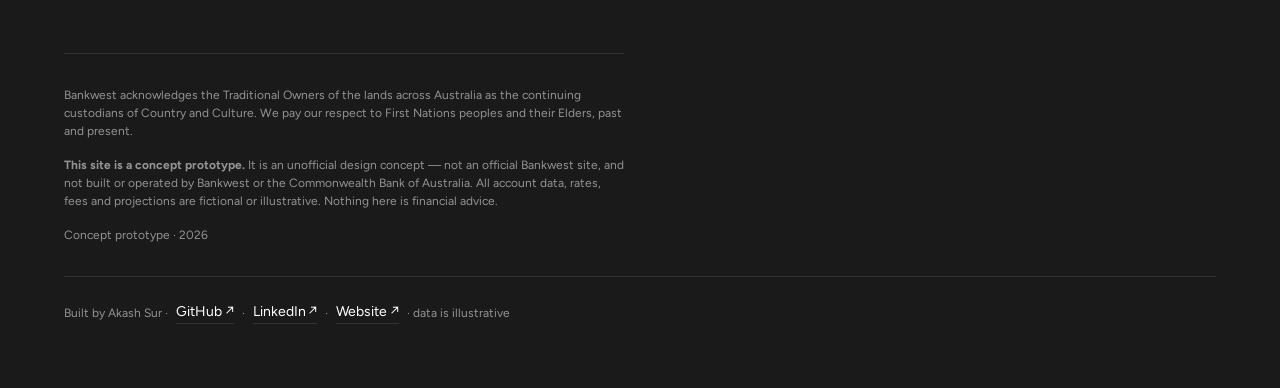
<file: home-zone.html>
<!DOCTYPE html>
<html lang="en-AU">
<head>
<meta charset="utf-8">
<meta name="viewport" content="width=device-width, initial-scale=1">
<title>Home Zone — borrowing power from your real spending | Bankwest</title>
<meta name="description" content="Home Zone reads twelve months of your Bankwest transactions and turns them into a borrowing estimate you can act on. No expense forms, no guessing.">
<link rel="preconnect" href="https://fonts.googleapis.com">
<link rel="preconnect" href="https://fonts.gstatic.com" crossorigin>
<link href="https://fonts.googleapis.com/css2?family=Figtree:wght@300;400;500;600;700&display=swap" rel="stylesheet">
<link rel="stylesheet" href="assets/css/style.css">
<link rel="icon" href="assets/img/favicon.svg" type="image/svg+xml">
</head>
<body>

<div class="protostrip">
  <strong>Concept prototype.</strong> An unofficial design concept for Bankwest home loans — not an official Bankwest site. The account data below is fictional sample data.
</div>

<header class="site-header">
  <div class="wrap nav-shell">
    <nav class="nav-pill nav-pill--desktop-links" aria-label="Primary">
      <a class="brand" href="index.html">
        <img class="brand-mark" src="assets/img/bankwest-logo.svg" alt="Bankwest" width="133" height="20">
        <svg class="brand-home" viewBox="0 0 201 62" role="img" aria-label="home" fill="none" stroke-linecap="round" stroke-linejoin="round"><g stroke="var(--lockup-ink, #1a1a1a)" stroke-width="11"><g transform="translate(0,-38)"><g><path d="M5.5,43.5 L5.5,94.5"></path><path d="M5.5,74 C5.5,66 11.5,61.5 19,61.5 C26.5,61.5 33,66 33,74 L33,94.5"></path></g><g transform="translate(44,0)"><circle cx="22" cy="78" r="16.5"></circle></g><g transform="translate(94,0)"><path d="M5.5,61.5 L5.5,94.5"></path><path d="M5.5,74 C5.5,66 10.5,61.5 17,61.5 C23.5,61.5 28.5,66 28.5,74 L28.5,94.5"></path><path d="M28.5,74 C28.5,66 33.5,61.5 40,61.5 C46.5,61.5 51.5,66 51.5,74 L51.5,94.5"></path></g><g transform="translate(157,0)"><path d="M38.5,78 L5.5,78"></path><path d="M38.5,78 A16.5,16.5 0 1 0 31.5,91.5"></path></g></g></g><g stroke="var(--lockup-bg, #ff9c35)" stroke-width="5.8"><g transform="translate(0,-38)"><g><path d="M5.5,43.5 L5.5,94.5"></path><path d="M5.5,74 C5.5,66 11.5,61.5 19,61.5 C26.5,61.5 33,66 33,74 L33,94.5"></path></g><g transform="translate(44,0)"><circle cx="22" cy="78" r="16.5"></circle></g><g transform="translate(94,0)"><path d="M5.5,61.5 L5.5,94.5"></path><path d="M5.5,74 C5.5,66 10.5,61.5 17,61.5 C23.5,61.5 28.5,66 28.5,74 L28.5,94.5"></path><path d="M28.5,74 C28.5,66 33.5,61.5 40,61.5 C46.5,61.5 51.5,66 51.5,74 L51.5,94.5"></path></g><g transform="translate(157,0)"><path d="M38.5,78 L5.5,78"></path><path d="M38.5,78 A16.5,16.5 0 1 0 31.5,91.5"></path></g></g></g></svg>
      </a>
      <div class="nav-item-wrap">
        <button class="nav-link" data-nav-toggle aria-expanded="false" aria-controls="menu-borrow">Borrow
          <svg class="chev" width="14" height="14" viewBox="0 0 24 24" fill="none" aria-hidden="true"><path d="m6 9 6 6 6-6" stroke="currentColor" stroke-width="2.2" stroke-linecap="round" stroke-linejoin="round"/></svg>
        </button>
        <div class="nav-menu" id="menu-borrow" data-open="false">
          <a href="index.html">Home loans</a>
          <a href="home-zone.html">Home Zone</a>
          <a href="boosters.html">Repayment Boosters</a>
          <a href="apply.html">Apply online</a>
        </div>
      </div>
      <a class="nav-link" href="deposit-saver.html">Deposit Saver</a>
      <a class="nav-link" href="boosters.html">Boosters</a>
      <button class="nav-icon-btn nav-burger" data-burger aria-expanded="false" aria-label="Open menu">
        <svg width="18" height="18" viewBox="0 0 24 24" fill="none" aria-hidden="true"><path d="M4 7h16M4 12h16M4 17h16" stroke="currentColor" stroke-width="2" stroke-linecap="round"/></svg>
      </button>
    </nav>
    <div class="nav-pill nav-pill--plain nav-secondary">
      <a class="nav-link" href="index.html#rates">Rates</a>
      <a class="nav-link" href="index.html#questions">Support</a>
      <a class="nav-login" href="apply.html">Log in</a>
    </div>
  </div>
  <div class="wrap">
    <div class="mobile-nav" id="mobile-nav" data-open="false">
      <a href="index.html">Home loans</a><a href="deposit-saver.html">Home Deposit Saver</a>
      <a href="boosters.html">Repayment Boosters</a><a href="apply.html">Apply online</a>
    </div>
  </div>
</header>

<main>

<!-- ============================================================= HERO -->
<section class="hero wrap">
  <div class="hero-grid">
    <div>
      <span class="eyebrow eyebrow--lime">Home Zone</span>
      <h1>Stop typing in your own expenses</h1>
      <p class="lede">
        We can already see what you spend. Home Zone reads twelve months of it,
        works out what an assessor would actually count, and hands you a borrowing
        estimate — before you've found a property, and without a single form.
      </p>
      <div class="btn-row">
        <button class="btn btn--primary" id="scan-btn" type="button">
          <span class="btn-dot"><svg width="16" height="16" viewBox="0 0 24 24" fill="none" aria-hidden="true"><path d="M5 12h14M13 6l6 6-6 6" stroke="currentColor" stroke-width="2.4" stroke-linecap="round" stroke-linejoin="round"/></svg></span>
          <span class="btn__label">Read my accounts</span>
        </button>
        <a class="btn btn--secondary" href="#how">How it works</a>
      </div>
      <p class="tiny muted" style="margin-top:1.25rem">
        Sample data for Alex Nguyen · Everyday Account ••4417, Hero Saver ••2288, Breeze Mastercard ••9034
      </p>
    </div>

    <div style="justify-self:center;width:100%;max-width:26rem">
      <div class="card card--paper card--pad-lg" id="scan-card">
        <div class="phone__bar"><span>Bankwest App</span><span id="scan-status">Ready</span></div>
        <h5>Accounts we'll read</h5>
        <div class="ledger" style="margin-top:.5rem">
          <div class="ledger-row">
            <div class="ledger-ico" style="background:var(--c-powder)">E</div>
            <div><div class="ledger-name">Everyday Account ••4417</div><div class="ledger-cat" data-scanline="0">412 transactions · 12 months</div></div>
            <div class="ledger-amt" data-scantick="0">·</div>
          </div>
          <div class="ledger-row">
            <div class="ledger-ico" style="background:var(--c-banana)">H</div>
            <div><div class="ledger-name">Hero Saver ••2288</div><div class="ledger-cat" data-scanline="1">38 transactions · 12 months</div></div>
            <div class="ledger-amt" data-scantick="1">·</div>
          </div>
          <div class="ledger-row">
            <div class="ledger-ico" style="background:var(--c-piglet)">B</div>
            <div><div class="ledger-name">Breeze Mastercard ••9034</div><div class="ledger-cat" data-scanline="2">287 transactions · 12 months</div></div>
            <div class="ledger-amt" data-scantick="2">·</div>
          </div>
        </div>
        <div class="meter" style="margin-top:1.25rem"><span id="scan-meter" style="width:0%"></span></div>
        <p class="tiny muted" style="margin-top:.75rem" id="scan-note">
          Nothing leaves your accounts and no credit check is run. This is an estimate, not an application.
        </p>
      </div>
    </div>
  </div>
</section>

<!-- ======================================================== WORKSPACE -->
<section class="section section--paper" id="zone" hidden>
  <div class="wrap">
    <div class="section-head">
      <span class="eyebrow eyebrow--orange">Your Zone · read <span id="read-date">today</span></span>
      <h2>Here's what we found</h2>
      <p class="lede">Everything below came out of your transactions. Adjust the things we can't see from your accounts, and watch the number move.</p>
    </div>

    <div class="result-split">
      <!-- ---------------------------------------------------- controls -->
      <div>
        <div class="card" style="margin-bottom:1.5rem">
          <h5>Income we can see</h5>
          <p class="muted small">Regular credits identified as salary, averaged over twelve months and net of tax.</p>
          <div class="ledger" style="margin-top:1rem">
            <div class="ledger-row">
              <div class="ledger-ico" style="background:var(--brand-secondary)">S</div>
              <div><div class="ledger-name">Salary — MERIDIAN HEALTH P/L</div><div class="ledger-cat">Fortnightly · 26 credits · consistent</div></div>
              <div class="ledger-amt credit">$8,940</div>
            </div>
            <div class="ledger-row">
              <div class="ledger-ico" style="background:var(--c-teal)">I</div>
              <div><div class="ledger-name">Interest — Hero Saver</div><div class="ledger-cat">Monthly · shaded to 80%</div></div>
              <div class="ledger-amt credit">$52</div>
            </div>
            <div class="ledger-row">
              <div class="ledger-ico" style="background:var(--c-lavender)">R</div>
              <div><div class="ledger-name">Rental income</div><div class="ledger-cat">Not detected</div></div>
              <div class="ledger-amt muted">$0</div>
            </div>
            <div class="ledger-row">
              <div class="ledger-ico" style="background:var(--c-chocolate);color:#fff">B</div>
              <div><div class="ledger-name">Bonus — Mar 2026</div><div class="ledger-cat">One-off · shaded to 0%, not annualised</div></div>
              <div class="ledger-amt muted" style="text-decoration:line-through">$6,400</div>
            </div>
          </div>
          <hr class="divider" style="margin:1rem 0 .75rem">
          <div class="stat-row" style="border:0;padding:0"><dt>Net monthly income used</dt><dd id="income-total">$8,992</dd></div>
        </div>

        <div class="card" style="margin-bottom:1.5rem">
          <div style="display:flex;justify-content:space-between;align-items:baseline;gap:1rem;flex-wrap:wrap">
            <h5 class="mb-0">Spending we can see</h5>
            <span class="pill-note tiny">Monthly average</span>
          </div>
          <p class="muted small" style="margin-top:.5rem">
            One-offs are stripped out. Untick anything you're genuinely stopping when you buy — we'll only
            count it if it takes you above the benchmark floor.
          </p>
          <div class="ledger" id="spend-ledger" style="margin-top:1rem"></div>
          <hr class="divider" style="margin:1rem 0 .75rem">
          <div class="stat-row"><dt>Observed, after your adjustments</dt><dd id="spend-observed">$3,100</dd></div>
          <div class="stat-row"><dt>Benchmark floor for your household</dt><dd id="spend-hem">$2,450</dd></div>
          <div class="stat-row" style="border:0"><dt><strong>Assessed living expenses</strong></dt><dd id="spend-assessed">$3,100</dd></div>
          <p class="tiny muted" id="hem-note" style="margin-top:.75rem"></p>
        </div>

        <div class="card" style="margin-bottom:1.5rem">
          <h5>Excluded as one-offs</h5>
          <p class="muted small">Twelve months of data is long enough to tell a holiday from a habit.</p>
          <div class="ledger" style="margin-top:1rem">
            <div class="ledger-row">
              <div class="ledger-ico" style="background:var(--c-teal)">✈</div>
              <div><div class="ledger-name">Flights — Bali, Jul 2025</div><div class="ledger-cat">Single occurrence</div></div>
              <div class="ledger-amt muted" style="text-decoration:line-through">$2,140</div>
            </div>
            <div class="ledger-row">
              <div class="ledger-ico" style="background:var(--c-powder)">⌂</div>
              <div><div class="ledger-name">Bond &amp; removalist</div><div class="ledger-cat">Single occurrence</div></div>
              <div class="ledger-amt muted" style="text-decoration:line-through">$1,860</div>
            </div>
            <div class="ledger-row">
              <div class="ledger-ico" style="background:var(--c-piglet)">+</div>
              <div><div class="ledger-name">Medical excess</div><div class="ledger-cat">Single occurrence</div></div>
              <div class="ledger-amt muted" style="text-decoration:line-through">$800</div>
            </div>
          </div>
        </div>

        <div class="card">
          <h5>Things we can't see from your accounts</h5>
          <p class="muted small">These change the assessment, so we have to ask.</p>

          <div class="grid grid-2" style="margin-top:1.5rem">
            <div class="field">
              <label class="field-label" for="household">Household</label>
              <select class="select" id="household">
                <option value="single" selected>Single applicant</option>
                <option value="couple">Two applicants</option>
              </select>
            </div>
            <div class="field">
              <label class="field-label" for="dependants">Dependants</label>
              <select class="select" id="dependants">
                <option value="0" selected>None</option>
                <option value="1">1</option><option value="2">2</option>
                <option value="3">3</option><option value="4">4</option>
              </select>
            </div>
          </div>

          <div class="field" id="partner-field" hidden>
            <div class="range-head">
              <label class="field-label mb-0" for="partner-income">Second applicant's net monthly income</label>
              <span class="range-value tnum" id="partner-income-out">$0</span>
            </div>
            <input class="range" type="range" id="partner-income" min="0" max="15000" step="100" value="0">
          </div>

          <div class="field">
            <div class="range-head">
              <label class="field-label mb-0" for="cc-limit">Total credit card limits</label>
              <span class="range-value tnum" id="cc-limit-out">$8,000</span>
            </div>
            <input class="range" type="range" id="cc-limit" min="0" max="40000" step="500" value="8000">
            <p class="field-hint">Assessed at 3.8% of the limit each month, whether or not you owe anything on it. Closing an unused card is the fastest lever here.</p>
          </div>

          <div class="field">
            <div class="range-head">
              <label class="field-label mb-0" for="other-debt">Other loan repayments, monthly</label>
              <span class="range-value tnum" id="other-debt-out">$0</span>
            </div>
            <input class="range" type="range" id="other-debt" min="0" max="3000" step="50" value="0">
            <p class="field-hint">Car loans, personal loans, buy-now-pay-later commitments.</p>
          </div>

          <div class="field">
            <div class="range-head">
              <label class="field-label mb-0" for="hecs">HELP / HECS repayment, monthly</label>
              <span class="range-value tnum" id="hecs-out">$0</span>
            </div>
            <input class="range" type="range" id="hecs" min="0" max="1500" step="25" value="0">
          </div>

          <hr class="divider">

          <div class="grid grid-2">
            <div class="field">
              <label class="field-label" for="purpose">Purpose</label>
              <select class="select" id="purpose">
                <option value="live" selected>To live in — 6.24% p.a.</option>
                <option value="invest">To invest — 6.49% p.a.</option>
              </select>
            </div>
            <div class="field">
              <label class="field-label" for="term">Loan term</label>
              <select class="select" id="term">
                <option value="30" selected>30 years</option>
                <option value="25">25 years</option>
                <option value="20">20 years</option>
              </select>
            </div>
          </div>

          <div class="field mb-0">
            <label class="field-label" for="deposit">Deposit you'll have</label>
            <div class="input-money"><input class="input" type="text" id="deposit" value="120,000" inputmode="numeric"></div>
            <p class="field-hint">Used to work out the property price your borrowing power actually reaches.</p>
          </div>
        </div>
      </div>

      <!-- ------------------------------------------------------ result -->
      <aside class="result-panel" aria-live="polite">
        <p class="tiny muted mb-0">Estimated borrowing power</p>
        <div class="bignum bignum--lime" id="bp-main">$679,000</div>
        <p class="tiny muted" id="bp-range">Range $642,000 – $717,000</p>

        <div class="meter" style="margin:1.25rem 0 .5rem"><span id="bp-meter" style="width:62%"></span></div>
        <p class="tiny muted" id="bp-assess">Assessed at 9.24% p.a. — the 6.24% product rate plus a 3.00% buffer</p>

        <hr class="divider">

        <p class="tiny muted mb-0">Where your monthly income goes in the assessment</p>
        <svg class="chart" id="alloc-chart" viewBox="0 0 320 46" role="img" aria-label="Income allocation"></svg>
        <div class="chart-legend">
          <span><i style="background:#9eb5be"></i>Living expenses</span>
          <span><i style="background:#ff911e"></i>Other commitments</span>
          <span><i style="background:#b1ef42"></i>Available for repayments</span>
        </div>

        <hr class="divider">

        <dl style="margin:0">
          <div class="stat-row"><dt>Net monthly income</dt><dd id="r-income">$8,992</dd></div>
          <div class="stat-row"><dt>Assessed living expenses</dt><dd id="r-expenses">−$3,100</dd></div>
          <div class="stat-row"><dt>Credit card &amp; other commitments</dt><dd id="r-commit">−$304</dd></div>
          <div class="stat-row"><dt>Available for repayments</dt><dd id="r-surplus">$5,588</dd></div>
        </dl>

        <hr class="divider">

        <dl style="margin:0">
          <div class="stat-row"><dt>Property price you reach</dt><dd id="r-price">$799,000</dd></div>
          <div class="stat-row"><dt>Deposit</dt><dd id="r-deposit">$120,000</dd></div>
          <div class="stat-row"><dt>LVR</dt><dd id="r-lvr">85.0%</dd></div>
          <div class="stat-row"><dt>LMI, estimated</dt><dd id="r-lmi">$6,798</dd></div>
          <div class="stat-row"><dt>Actual repayment at 6.24%</dt><dd id="r-repay">$4,182 / mo</dd></div>
        </dl>

        <div class="btn-row" style="margin-top:2rem">
          <a class="btn btn--lime btn--block" href="apply.html?from=home-zone">Carry this into an application</a>
        </div>
        <p class="tiny muted" style="margin-top:.75rem;margin-bottom:0">
          Your Zone saves automatically. Add a property whenever you find one — nothing gets re-keyed.
        </p>
      </aside>
    </div>

    <!-- --------------------------------------------------- what moves it -->
    <div class="card card--ink card--pad-lg" style="margin-top:2rem">
      <h4>What would actually move this number</h4>
      <p class="muted">Ranked by effect, using your figures — not generic advice.</p>
      <div class="grid grid-3" id="levers" style="margin-top:1.5rem"></div>
    </div>
  </div>
</section>

<!-- ========================================================= HOW IT WORKS -->
<section class="section" id="how">
  <div class="wrap">
    <div class="section-head">
      <h2>How Home Zone builds the number</h2>
      <p class="lede">A borrowing power calculator asks you to estimate your own spending, then believes you. An assessor won't. Home Zone does what the assessor does.</p>
    </div>

    <div class="steps" style="max-width:52rem">
      <div class="step"><div class="step__n"></div><div>
        <h5>Find the income that's really recurring</h5>
        <p class="muted small mb-0">Salary credits are matched by employer and frequency. Bonuses and one-off deposits are shaded out. Savings interest is counted at 80%, the way it would be in an assessment.</p>
      </div></div>
      <div class="step"><div class="step__n"></div><div>
        <h5>Separate habits from events</h5>
        <p class="muted small mb-0">Twelve months is long enough to see that the flights were a holiday and the groceries are a life. Single-occurrence spend is excluded and shown to you, so you can put it back if we got it wrong.</p>
      </div></div>
      <div class="step"><div class="step__n"></div><div>
        <h5>Apply the benchmark floor</h5>
        <p class="muted small mb-0">We assess at the higher of what you actually spend and the household expenditure benchmark for your circumstances. If you're already at the floor, cutting your spending won't lift your estimate — and we'll say so rather than let you chase it.</p>
      </div></div>
      <div class="step"><div class="step__n"></div><div>
        <h5>Assess at a buffered rate</h5>
        <p class="muted small mb-0">Your surplus is tested against repayments at 3.00% above the product rate, so the estimate holds up if rates move. That buffer is why the number is lower than a repayment calculator would suggest — and why it's worth something.</p>
      </div></div>
      <div class="step"><div class="step__n"></div><div>
        <h5>Keep it, and reuse it</h5>
        <p class="muted small mb-0">Your Zone stays live. Come back when you've found a property, add the address, and the application starts already filled in.</p>
      </div></div>
    </div>
  </div>
</section>

<!-- ============================================================ PRIVACY -->
<section class="section section--paper">
  <div class="wrap">
    <div class="grid grid-3">
      <article class="card">
        <div class="icon-badge" style="background:var(--brand-secondary)">
          <svg width="22" height="22" viewBox="0 0 24 24" fill="none" aria-hidden="true"><path d="M12 3 5 6v6c0 4.5 3 8 7 9 4-1 7-4.5 7-9V6l-7-3Z" stroke="#1a1a1a" stroke-width="1.8" stroke-linejoin="round"/></svg>
        </div>
        <h5>No credit check</h5>
        <p class="muted small mb-0">A Zone estimate leaves no mark on your credit file. Nothing is reported, and you can look as often as you like.</p>
      </article>
      <article class="card">
        <div class="icon-badge" style="background:var(--c-powder)">
          <svg width="22" height="22" viewBox="0 0 24 24" fill="none" aria-hidden="true"><rect x="4" y="10" width="16" height="10" rx="2.5" stroke="#1a1a1a" stroke-width="1.8"/><path d="M8 10V7.5a4 4 0 1 1 8 0V10" stroke="#1a1a1a" stroke-width="1.8"/></svg>
        </div>
        <h5>Your own data, nothing new</h5>
        <p class="muted small mb-0">Home Zone reads accounts you already hold with us. It doesn't pull in outside accounts unless you connect them yourself.</p>
      </article>
      <article class="card">
        <div class="icon-badge" style="background:var(--c-piglet)">
          <svg width="22" height="22" viewBox="0 0 24 24" fill="none" aria-hidden="true"><path d="M6 6h12v12H6z" stroke="#1a1a1a" stroke-width="1.8"/><path d="m9 12 2 2 4-4" stroke="#1a1a1a" stroke-width="1.8" stroke-linecap="round" stroke-linejoin="round"/></svg>
        </div>
        <h5>An estimate, and we say so</h5>
        <p class="muted small mb-0">This isn't pre-approval or an offer of credit. It's the same arithmetic an assessor runs, on data we already hold — which is why it tends to land close.</p>
      </article>
    </div>

    <div class="card card--pad-lg" style="margin-top:2rem;background:var(--brand-secondary);border-color:transparent">
      <div class="feature-split">
        <div>
          <h4>Not loan-ready yet?</h4>
          <p style="color:#1a1a1acc;margin-bottom:0">If the number isn't there, the deposit is usually the reason. Home Deposit Saver tells you the month it will be.</p>
        </div>
        <div class="btn-row" style="justify-content:flex-end">
          <a class="btn btn--primary" href="deposit-saver.html"><span class="btn-dot"><svg width="16" height="16" viewBox="0 0 24 24" fill="none" aria-hidden="true"><path d="M5 12h14M13 6l6 6-6 6" stroke="currentColor" stroke-width="2.4" stroke-linecap="round" stroke-linejoin="round"/></svg></span><span class="btn__label">Start my Saver</span></a>
        </div>
      </div>
    </div>
  </div>
</section>

<section class="section">
  <div class="wrap" style="max-width:56rem">
    <h3 style="margin-bottom:1.5rem">Things to consider</h3>
    <p class="small muted">A Home Zone estimate is an indication of what we might be able to lend, generated from transaction data on your Bankwest accounts over the preceding 12 months. It isn't an offer of credit, a pre-approval or a conditional approval, and it's produced without validation or full assessment of your circumstances. Serviceability is assessed at a buffered rate above the product rate in line with responsible lending obligations. Income and expenses held at other institutions won't be visible to us unless you share them. Household expenditure benchmarks, credit card assessment rates and LMI premiums shown here are illustrative. Lending criteria, fees and charges apply. Rates are subject to change.</p>
  </div>
</section>

</main>

<footer class="site-footer">
  <div class="wrap">
    <a class="footer-brand" href="index.html">
      <img src="assets/img/bankwest-logo.svg" alt="Bankwest" width="133" height="20">
    </a>
    <div class="footer-grid">
      <div><h6>Company</h6><ul><li><a href="#">About us</a></li><li><a href="#">Careers</a></li><li><a href="#">Accessibility</a></li></ul></div>
      <div><h6>Products</h6><ul><li><a href="index.html">Home loans</a></li><li><a href="deposit-saver.html">Home Deposit Saver</a></li><li><a href="#">Savings accounts</a></li><li><a href="index.html#rates">Rates</a></li></ul></div>
      <div><h6>Services</h6><ul><li><a href="home-zone.html">Home Zone</a></li><li><a href="boosters.html">Repayment Boosters</a></li><li><a href="apply.html">Apply online</a></li></ul></div>
      <div><h6>Legal</h6><ul><li><a href="#">Terms and conditions</a></li><li><a href="#">Privacy</a></li><li><a href="#">Forms</a></li></ul></div>
    </div>
    <div class="footer-legal">
      <p>Bankwest acknowledges the Traditional Owners of the lands across Australia as the continuing custodians of Country and Culture. We pay our respect to First Nations peoples and their Elders, past and present.</p>
      <p><strong>This site is a concept prototype.</strong> It is an unofficial design concept — not an official Bankwest site, and not built or operated by Bankwest or the Commonwealth Bank of Australia. All account data, rates, fees and projections are fictional or illustrative. Nothing here is financial advice.</p>
      <p>Concept prototype · <span id="year">2026</span></p>
    </div>

    <p class="footer-credit">
      Built by Akash Sur ·
      <a href="https://github.com/sur-akash" target="_blank" rel="noopener noreferrer">GitHub<span class="arr" aria-hidden="true">↗</span></a> ·
      <a href="https://www.linkedin.com/in/akash-sur/" target="_blank" rel="noopener noreferrer">LinkedIn<span class="arr" aria-hidden="true">↗</span></a> ·
      <a href="https://sur-akash.github.io/" target="_blank" rel="noopener noreferrer">Website<span class="arr" aria-hidden="true">↗</span></a> ·
      data is illustrative
    </p>
  </div>
</footer>

<script src="assets/js/main.js"></script>
<script src="assets/js/home-zone.js"></script>
</body>
</html>
</file>
<file: assets/css/style.css>
/* ==========================================================================
   Bankwest home — design system
   Tokens mirror the live Bankwest design system (colour, radius, spacing and
   type scales read from the production stylesheet) so every new surface sits
   inside the existing visual language rather than beside it.
   ========================================================================== */

:root {
  /* Brand */
  --brand-primary: #ff911e;
  --brand-primary-glass: #ff911ee5;
  --brand-secondary: #b1ef42;

  /* Surfaces */
  --surface-0: #ffffff;
  --surface-1: #edefeb;
  --surface-glass: #ffffffe5;
  --surface-inverse-0: #1a1a1a;
  --surface-inverse-1: #333333;
  --surface-hover: #0000001a;
  --surface-disabled: #1a1a1a1a;

  /* Text */
  --text-primary: #000000e6;
  --text-secondary: #1a1a1aa3;
  --text-disabled: #1a1a1a4d;
  --text-on-inverse: #ffffff;
  --text-on-inverse-secondary: #ffffff87;

  --divider: #0000001a;
  --divider-on-inverse: #ffffff1a;

  /* Dark enough to clear 4.5:1 on both white and the paper surface. */
  --positive: #1f6023;

  /* Accent palette */
  --c-charcoal: #282828;
  --c-piglet: #f8bfd1;
  --c-powder: #9eb5be;
  --c-teal: #3ea3a3;
  --c-lavender: #b88ebc;
  --c-chocolate: #9a6833;
  --c-banana: #f3cf38;
  --c-forest: #9bba42;
  --c-orange: #ff911e;
  --c-racecar: #ff3333;

  /* Layout */
  --page-width: 90rem;
  --page-margin: 4rem;

  /* Spacing */
  --s-mini: .25rem;
  --s-tiny: .5rem;
  --s-small: 1rem;
  --s-normal: 1.5rem;
  --s-big: 2rem;
  --s-huge: 3rem;
  --s-mega: 4rem;
  --s-massive: 8rem;
  --s-section: 5rem;

  /* Radius */
  --r-tiny: 1rem;
  --r-small: 1.5rem;
  --r-normal: 2rem;
  --r-big: 4rem;
  --r-mega: 8rem;
  --r-pill: 9999px;

  /* Type */
  --t-h1: 5rem;
  --t-h2: 4rem;
  --t-h3: 3rem;
  --t-h4: 2rem;
  --t-h5: 1.5rem;
  --t-h6: 1rem;
  --t-tiny: .75rem;
  --t-small: .875rem;
  --t-normal: 1rem;
  --t-big: 1.25rem;
  --t-huge: 1.5rem;
}

@media (max-width: 1024px) { :root { --page-margin: 2rem; --s-section: 3.5rem; } }
@media (max-width: 640px)  { :root { --page-margin: 1.25rem; --s-section: 3rem; } }

/* --------------------------------------------------------------- reset -- */

*, *::before, *::after { box-sizing: border-box; }

html { -webkit-text-size-adjust: 100%; scroll-behavior: smooth; }

body {
  margin: 0;
  font-family: Figtree, "Helvetica Neue", Helvetica, Arial, sans-serif;
  font-size: var(--t-normal);
  line-height: 1.5;
  color: var(--text-primary);
  background: var(--surface-0);
  -webkit-font-smoothing: antialiased;
}

img, svg { max-width: 100%; display: block; }
button, input, select, textarea { font: inherit; color: inherit; }
a { color: inherit; }

h1, h2, h3, h4, h5, h6 { margin: 0; font-weight: 400; letter-spacing: -0.02em; line-height: 1.02; }
h1 { font-size: clamp(2.75rem, 6vw, var(--t-h1)); }
h2 { font-size: clamp(2.25rem, 5vw, var(--t-h2)); }
h3 { font-size: clamp(1.875rem, 3.6vw, var(--t-h3)); }
h4 { font-size: clamp(1.5rem, 2.4vw, var(--t-h4)); line-height: 1.12; }
h5 { font-size: var(--t-h5); line-height: 1.2; }
h6 { font-size: var(--t-h6); line-height: 1.3; }
p  { margin: 0 0 var(--s-small); }

/* ------------------------------------------------------------- layout --- */

.wrap {
  width: 100%;
  max-width: var(--page-width);
  margin-inline: auto;
  padding-inline: var(--page-margin);
}

.section { padding-block: var(--s-section); }
.section--tight { padding-block: var(--s-mega); }
.section--paper { background: var(--surface-1); }
.section--ink { background: var(--surface-inverse-0); color: var(--text-on-inverse); }
.section--ink .lede, .section--ink .muted { color: var(--text-on-inverse-secondary); }

/* Light surfaces nested inside a dark section must re-assert dark text, or they
   inherit the inverse colour and render white-on-white. */
.section--ink .phone,
.section--ink .table-scroll,
.section--ink .card:not(.card--ink) { color: var(--text-primary); }
.section--ink .phone .muted,
.section--ink .phone .lede,
.section--ink .table-scroll .muted,
.section--ink .card:not(.card--ink) .muted,
.section--ink .card:not(.card--ink) .lede { color: var(--text-secondary); }
.section--ink .phone .divider,
.section--ink .card:not(.card--ink) .divider { background: var(--divider); }

.stack > * + * { margin-top: var(--s-small); }
.grid { display: grid; gap: var(--s-normal); }
.grid-2 { grid-template-columns: repeat(2, minmax(0, 1fr)); }
.grid-3 { grid-template-columns: repeat(3, minmax(0, 1fr)); }
.grid-4 { grid-template-columns: repeat(4, minmax(0, 1fr)); }
@media (max-width: 960px) { .grid-3, .grid-4 { grid-template-columns: repeat(2, minmax(0, 1fr)); } }
@media (max-width: 720px) { .grid-2, .grid-3, .grid-4 { grid-template-columns: minmax(0, 1fr); } }

.section-head { max-width: 46rem; margin-bottom: var(--s-mega); }
.section-head h2 + p, .section-head h3 + p { margin-top: var(--s-normal); }

.lede { font-size: var(--t-big); color: var(--text-secondary); }
.muted { color: var(--text-secondary); }
.small { font-size: var(--t-small); }
.tiny { font-size: var(--t-tiny); }
.center { text-align: center; }
.mt-0 { margin-top: 0; } .mb-0 { margin-bottom: 0; }

/* --------------------------------------------------------------- eyebrow */

.eyebrow {
  display: inline-flex; align-items: center; gap: var(--s-tiny);
  font-size: var(--t-small); font-weight: 600; letter-spacing: .02em;
  padding: .375rem .875rem; border-radius: var(--r-pill);
  background: var(--surface-1); color: var(--text-primary);
  margin-bottom: var(--s-normal);
}
.eyebrow--lime { background: var(--brand-secondary); }
.eyebrow--orange { background: var(--brand-primary); color: #1a1a1a; }
.eyebrow--ink { background: var(--surface-inverse-0); color: var(--text-on-inverse); }
.section--ink .eyebrow { background: #ffffff1f; color: var(--text-on-inverse); }
.section--ink .eyebrow--lime { background: var(--brand-secondary); color: #1a1a1a; }

.tag {
  display: inline-block; font-size: var(--t-tiny); font-weight: 700;
  text-transform: uppercase; letter-spacing: .06em;
  padding: .25rem .5rem; border-radius: var(--r-pill);
  background: var(--brand-secondary); color: #1a1a1a;
}
.tag--free { background: var(--brand-secondary); }
.tag--new  { background: var(--brand-primary); }

/* --------------------------------------------------------------- buttons */

.btn {
  display: inline-flex; align-items: center; gap: var(--s-tiny);
  padding: .875rem 1.75rem; border-radius: var(--r-pill);
  font-size: var(--t-normal); font-weight: 500; text-decoration: none;
  border: 1px solid transparent; cursor: pointer; background: none;
  transition: background-color .18s ease, color .18s ease, border-color .18s ease, transform .18s ease;
  white-space: nowrap;
}
/* Bankwest's own focus and press treatment: a 2px ring at 2px offset, and a
   press that drops to the lighter inverse surface. */
.btn:focus-visible { outline: 2px solid var(--text-primary); outline-offset: 2px; }
.btn:active { background-color: var(--surface-inverse-1); color: var(--text-on-inverse); }

/* --------------------------------------------------- primary CTA (hero) --
   The signature Bankwest interaction. At rest it's a black pill with a lime
   badge on the left holding an arrow rotated to point up-right. On hover an
   orange panel wipes across the pill from the left, the badge rides its
   leading edge to the right, flips to black, and the arrow un-rotates to
   point straight right. 400ms ease-in-out, matching the live site.

   The wipe is a ::before so no extra markup is needed; `isolation: isolate`
   plus z-index:-1 keeps it above the pill but below the label.            */
.btn--primary {
  --badge: 2.5rem;
  --inset: 6px;
  --tuck: 2px;               /* how far the fill hides inside the badge at rest */
  position: relative;
  isolation: isolate;
  justify-content: center;
  /* +2px covers the 1px transparent border top and bottom, so the padding box
     is exactly --badge + 2*--inset and the badge sits truly centred. */
  min-height: calc(var(--badge) + var(--inset) * 2 + 2px);
  padding: 0 calc(var(--badge) + 1.25rem);
  background: var(--surface-inverse-0);
  color: var(--text-on-inverse);
  overflow: hidden;
  transition: color .4s ease-in-out;
}
/* Sized off --badge rather than the button box, so it is exactly the badge at
   rest (and therefore invisible under it) regardless of border or line-height. */
.btn--primary::before {
  content: "";
  position: absolute; z-index: -1;
  /* Anchored exactly like .btn-dot (top/left from --inset, never 50%) so the
     two circles are provably concentric, then tucked --tuck inside it. Equal
     size would leave each circle antialiasing its own edge and the orange
     would fringe through; the tuck hides it without touching the animation. */
  left: calc(var(--inset) + var(--tuck));
  top: calc(var(--inset) + var(--tuck));
  width: calc(var(--badge) - var(--tuck) * 2);
  height: calc(var(--badge) - var(--tuck) * 2);
  border-radius: var(--r-pill);
  background: var(--brand-primary);
  transition: width .4s ease-in-out, height .4s ease-in-out,
              left .4s ease-in-out, top .4s ease-in-out;
}
.btn--primary .btn-dot {
  position: absolute;
  left: var(--inset); top: var(--inset);
  width: var(--badge); height: var(--badge); flex: none;
  border-radius: var(--r-pill);
  background: var(--brand-secondary); color: #1a1a1a;
  display: grid; place-items: center;
  transition: left .4s ease-in-out, background-color .4s ease-in-out, color .4s ease-in-out;
}
.btn--primary .btn-dot svg { transform: rotate(-45deg); transition: transform .4s ease-in-out; }
.btn--primary .btn__label { position: relative; }

.btn--primary:hover, .btn--primary:focus-visible { color: var(--text-primary); background: var(--surface-inverse-0); }
/* Expands over the whole pill including the 1px transparent border, so the
   hover state is orange edge to edge the way the live button is. */
.btn--primary:hover::before, .btn--primary:focus-visible::before {
  left: -1px; top: -1px;
  width: calc(100% + 2px); height: calc(100% + 2px);
}
.btn--primary:hover .btn-dot, .btn--primary:focus-visible .btn-dot {
  left: calc(100% - var(--badge) - var(--inset));
  background: var(--surface-inverse-0); color: var(--text-on-inverse);
}
.btn--primary:hover .btn-dot svg, .btn--primary:focus-visible .btn-dot svg { transform: rotate(0deg); }
.btn--primary:active { background: var(--surface-inverse-0); color: var(--text-primary); }
.btn--primary.btn--sm { --badge: 1.75rem; --inset: 5px; padding: 0 calc(var(--badge) + 1rem); font-size: var(--t-small); }
.btn--secondary { border-color: var(--divider); color: var(--text-primary); }
.btn--secondary:hover { background: var(--surface-hover); }
.btn--lime { background: var(--brand-secondary); color: #1a1a1a; }
.btn--lime:hover { background: #a3e02f; }
.btn--orange { background: var(--brand-primary); color: #1a1a1a; }
.btn--orange:hover { background: #f08411; }
.btn--ghost-inverse { border-color: var(--divider-on-inverse); color: var(--text-on-inverse); }
.btn--ghost-inverse:hover { background: #ffffff1f; }
.btn--sm { padding: .5rem 1rem; font-size: var(--t-small); }
.btn--block { display: flex; justify-content: center; width: 100%; }
.btn[disabled], .btn[aria-disabled="true"] { opacity: .45; pointer-events: none; }

/* Without this, flex stretches every button to the tallest in the row, which
   makes the primary's orange fill taller than the badge meant to hide it. */
.btn-row { display: flex; flex-wrap: wrap; align-items: center; gap: var(--s-small); }

.link-arrow {
  display: inline-flex; align-items: center; gap: .4rem;
  font-weight: 500; text-decoration: none; border-bottom: 1px solid var(--divider);
  padding-bottom: 2px;
}
.link-arrow:hover { border-color: currentColor; }

/* --------------------------------------------------------------- header  */

.protostrip {
  background: var(--surface-inverse-0); color: var(--text-on-inverse-secondary);
  font-size: var(--t-tiny); text-align: center; padding: .5rem var(--s-small);
}
.protostrip strong { color: var(--text-on-inverse); font-weight: 600; }

.site-header { position: sticky; top: 0; z-index: 60; padding: var(--s-small) 0; background: var(--surface-0); }
.nav-shell { display: flex; align-items: center; justify-content: space-between; gap: var(--s-small); }

.nav-pill {
  display: flex; align-items: center; gap: var(--s-tiny);
  /* Opaque rather than the glass tint, because the outlined "home" in the
     lockup knocks out to --lockup-bg and the two must not drift. #ff9c35 is
     exactly what #ff911ee5 composited to over the header's white background,
     so this is visually identical to what it replaced. */
  --lockup-bg: #ff9c35;
  background: var(--lockup-bg); border-radius: var(--r-big);
  padding: .625rem .75rem .625rem 1.25rem;
  backdrop-filter: blur(12px);
}
.nav-pill--plain { background: var(--surface-glass); }
/* Nothing in a nav pill may be squeezed — without this the brand (which is
   flex:none) crushes the burger to a sliver when space gets tight. */
.nav-pill > * { flex: 0 0 auto; }

/* Brand lockup: the Bankwest mark as an <img>, plus the outlined "home" as
   inline SVG. The supplied home-outlined.svg draws its outline with a mask
   (an 11-wide stroke knocked out by a 5.8-wide one), and masks are rasterised
   into a bitmap — which is what pixelated it. The inline copy paints the same
   two strokes directly instead: ink at 11, then --lockup-bg at 5.8 on top.
   Identical shape, no mask, so it stays true vector at any size or zoom.
   Inline (not <img>) because the knockout has to read --lockup-bg. */
.brand {
  --brand-h: 30px;
  display: flex; align-items: center; gap: calc(var(--brand-h) * .325);
  text-decoration: none; margin-right: var(--s-small);
  flex: 0 0 auto;            /* never let the lockup be squeezed */
}
/* The lockup is two pieces so each stays true vector. The mark is 133x20; the
   outlined "home" is 201x62 and, in the source artwork, sits 62/80 as tall as
   the mark with a 26/80 gap between them — hence the ratios below. */
.brand-mark { height: var(--brand-h); width: auto; flex: 0 0 auto; }
.brand-home { height: calc(var(--brand-h) * .775); width: auto; flex: 0 0 auto; overflow: visible; }

.nav-link {
  display: inline-flex; align-items: center; gap: .3rem;
  padding: .5rem .875rem; border-radius: var(--r-pill);
  text-decoration: none; font-size: var(--t-normal); font-weight: 500; cursor: pointer;
  border: 0; background: none;
}
.nav-link:hover { background: #00000014; }
.nav-link[aria-current="page"] { background: #00000014; font-weight: 600; }
.nav-link .chev { transition: transform .2s ease; }
.nav-link[aria-expanded="true"] .chev { transform: rotate(180deg); }

.nav-icon-btn {
  width: 2.75rem; height: 2.75rem; border-radius: var(--r-pill);
  background: var(--surface-inverse-0); color: var(--text-on-inverse);
  display: grid; place-items: center; border: 0; cursor: pointer;
}
.nav-login { background: var(--surface-inverse-0); color: var(--text-on-inverse); padding: .625rem 1.25rem; border-radius: var(--r-pill); text-decoration: none; font-weight: 500; }

.nav-menu {
  position: absolute; top: calc(100% + .5rem); left: 0; min-width: 15rem;
  background: var(--surface-0); border-radius: var(--r-small);
  box-shadow: 0 18px 48px #00000024; padding: var(--s-tiny);
  display: none; z-index: 70;
}
.nav-item-wrap { position: relative; }
.nav-menu[data-open="true"] { display: block; }
.nav-menu a { display: block; padding: .625rem .875rem; border-radius: var(--r-tiny); text-decoration: none; font-size: var(--t-small); }
.nav-menu a:hover { background: var(--surface-1); }

.nav-burger { display: none; }
@media (max-width: 1080px) {
  .nav-pill--desktop-links .nav-item-wrap,
  .nav-pill--desktop-links > .nav-link { display: none; }
  .nav-burger { display: grid; }
  .brand { margin-right: 0; }
}
/* A 30px lockup is 285px wide and stops fitting alongside the second pill at
   roughly 780px, so step it down before that rather than at the 720 breakpoint. */
@media (max-width: 840px) { .brand { --brand-h: 16px; } }

@media (max-width: 720px) {
  .nav-secondary .nav-link { display: none; }
  .brand { --brand-h: 16px; margin-right: 0; }
  .nav-pill { padding: .5rem .5rem .5rem 1rem; }
  .nav-shell { gap: var(--s-tiny); }
  .nav-login { padding: .5rem 1rem; font-size: var(--t-small); }
  .nav-icon-btn { width: 2.5rem; height: 2.5rem; }
}
/* The lockup is wider than the old wordmark, so drop the decorative search
   button before the brand starts colliding with the menu. */
@media (max-width: 560px) {
  .nav-secondary .nav-icon-btn { display: none; }
  .brand { --brand-h: 15px; }
  .nav-pill { padding: .5rem .5rem .5rem .75rem; }
}

.mobile-nav { display: none; padding: var(--s-small) 0; }
.mobile-nav[data-open="true"] { display: block; }
.mobile-nav a { display: block; padding: .75rem 0; border-bottom: 1px solid var(--divider); text-decoration: none; }

/* ----------------------------------------------------------------- hero  */

.hero { padding-block: var(--s-mega) var(--s-section); }
.hero-grid { display: grid; grid-template-columns: minmax(0, 1.15fr) minmax(0, .85fr); gap: var(--s-mega); align-items: center; }
@media (max-width: 960px) { .hero-grid { grid-template-columns: minmax(0, 1fr); } }
.hero h1 { max-width: 16ch; }
.hero .lede { max-width: 44ch; margin-top: var(--s-normal); }
.hero .btn-row { margin-top: var(--s-big); }

.hero-collage {
  display: grid; grid-template-columns: minmax(0, 1fr) minmax(0, 1fr);
  gap: var(--s-small); max-width: 32rem; margin-left: auto; width: 100%;
}
.hero-tile {
  border-radius: var(--r-normal); min-height: 11rem; padding: var(--s-normal);
  display: flex; flex-direction: column; justify-content: flex-end; gap: .25rem; color: #1a1a1a;
}
.hero-tile:first-child { border-radius: var(--r-normal) var(--r-normal) var(--r-normal) var(--r-big); }
.hero-tile:last-child { border-radius: var(--r-normal) var(--r-big) var(--r-normal) var(--r-normal); }
.hero-tile strong { font-size: var(--t-huge); font-weight: 600; letter-spacing: -0.02em; line-height: 1.1; }
.hero-tile span { font-size: var(--t-small); opacity: .72; line-height: 1.35; }
@media (max-width: 960px) { .hero-collage { margin-left: 0; max-width: none; } }

/* ---------------------------------------------------------------- cards  */

.card {
  background: var(--surface-0); border-radius: var(--r-normal);
  padding: var(--s-big); border: 1px solid var(--divider);
  display: flex; flex-direction: column;
}
.card--paper { background: var(--surface-1); border-color: transparent; }
.card--ink { background: var(--surface-inverse-0); color: var(--text-on-inverse); border-color: transparent; }
.card--ink .muted,
.card--ink .lede,
.card--ink .field-hint,
.card--ink .stat-row dt { color: var(--text-on-inverse-secondary); }
.card--ink .divider { background: var(--divider-on-inverse); }
.card--ink .stat-row { border-color: var(--divider-on-inverse); }
.card--flush { padding: 0; overflow: hidden; }
.card--pad-lg { padding: var(--s-huge); }
.card h4 + p, .card h5 + p { margin-top: var(--s-tiny); }
.card .btn-row { margin-top: auto; padding-top: var(--s-normal); }

.card-swatch { height: 8.5rem; border-radius: var(--r-tiny); display: grid; place-items: center; margin-bottom: var(--s-normal); }

.icon-badge {
  width: 3rem; height: 3rem; border-radius: var(--r-pill);
  display: grid; place-items: center; margin-bottom: var(--s-normal); flex: 0 0 auto;
}

/* --------------------------------------------------------- product card  */

.product-card { border-radius: var(--r-normal); background: var(--surface-1); padding: var(--s-huge); display: flex; flex-direction: column; }
.product-card__head { display: flex; align-items: flex-start; justify-content: space-between; gap: var(--s-small); }
.rate-row { display: flex; flex-wrap: wrap; gap: var(--s-mega); margin: var(--s-big) 0; }
.rate { min-width: 9rem; }
.rate__num { font-size: 3rem; line-height: 1; letter-spacing: -0.03em; font-weight: 400; }
.rate__num sup { font-size: 1.25rem; top: -1.1rem; position: relative; }
.rate__pa { font-size: var(--t-big); }
.rate__label { font-size: var(--t-small); color: var(--text-secondary); margin-top: .35rem; }

.feature-list { list-style: none; margin: 0 0 var(--s-big); padding: 0; display: grid; gap: .75rem; }
.feature-list li { display: flex; gap: .625rem; align-items: flex-start; font-size: var(--t-normal); }
.feature-list li svg { flex: 0 0 auto; margin-top: .2rem; }
.feature-list li .tag { margin-left: .25rem; }

/* ----------------------------------------------------------------- tabs  */

.tabs { display: inline-flex; gap: .25rem; padding: .25rem; background: var(--surface-1); border-radius: var(--r-pill); margin-bottom: var(--s-big); flex-wrap: wrap; }
.section--paper .tabs, .card--paper .tabs { background: var(--surface-0); }
.tab {
  border: 0; background: none; cursor: pointer;
  padding: .625rem 1.25rem; border-radius: var(--r-pill);
  font-size: var(--t-normal); font-weight: 500; color: var(--text-secondary);
}
.tab[aria-selected="true"] { background: var(--surface-inverse-0); color: var(--text-on-inverse); }
.tabpanel[hidden] { display: none; }

/* ------------------------------------------------------------ accordion  */

.accordion { border-top: 1px solid var(--divider); }
.acc-item { border-bottom: 1px solid var(--divider); }
.acc-trigger {
  width: 100%; text-align: left; background: none; border: 0; cursor: pointer;
  padding: var(--s-normal) 0; display: flex; justify-content: space-between; align-items: center; gap: var(--s-small);
  font-size: var(--t-big); font-weight: 400; letter-spacing: -0.01em;
}
.acc-trigger .plus { flex: 0 0 auto; transition: transform .2s ease; }
.acc-trigger[aria-expanded="true"] .plus { transform: rotate(45deg); }
.acc-panel { padding: 0 0 var(--s-normal); max-width: 62ch; color: var(--text-secondary); }
.acc-panel[hidden] { display: none; }
.accordion--small .acc-trigger { font-size: var(--t-normal); padding-block: var(--s-small); }

/* ------------------------------------------------------------- controls  */

.field { display: block; margin-bottom: var(--s-normal); }
.field > label, .field-label { display: block; font-size: var(--t-small); font-weight: 600; margin-bottom: .4rem; }
.field-hint { font-size: var(--t-tiny); color: var(--text-secondary); margin-top: .35rem; }

.input, .select {
  width: 100%; padding: .8rem 1rem; border-radius: var(--r-tiny);
  border: 1px solid var(--divider); background: var(--surface-0); font-size: var(--t-normal);
}
.input:focus, .select:focus { outline: 2px solid var(--brand-primary); outline-offset: 0; border-color: transparent; }
.input-money { position: relative; }
.input-money .input { padding-left: 2rem; }
.input-money::before { content: "$"; position: absolute; left: 1rem; top: 50%; transform: translateY(-50%); color: var(--text-secondary); pointer-events: none; z-index: 1; }

.range { width: 100%; -webkit-appearance: none; appearance: none; background: transparent; margin: .5rem 0; }
.range::-webkit-slider-runnable-track { height: 6px; border-radius: var(--r-pill); background: var(--divider); }
.range::-moz-range-track { height: 6px; border-radius: var(--r-pill); background: var(--divider); }
.range::-webkit-slider-thumb {
  -webkit-appearance: none; width: 1.5rem; height: 1.5rem; border-radius: var(--r-pill);
  background: var(--surface-inverse-0); border: 4px solid var(--brand-secondary); margin-top: -9px; cursor: pointer;
}
.range::-moz-range-thumb { width: 1.5rem; height: 1.5rem; border: 4px solid var(--brand-secondary); border-radius: var(--r-pill); background: var(--surface-inverse-0); cursor: pointer; }
/* The default track is near-invisible on a dark panel. */
.result-panel .range::-webkit-slider-runnable-track,
.card--ink .range::-webkit-slider-runnable-track { background: #ffffff3d; }
.result-panel .range::-moz-range-track,
.card--ink .range::-moz-range-track { background: #ffffff3d; }

.range-head { display: flex; justify-content: space-between; align-items: baseline; gap: var(--s-small); }
.range-value { font-size: var(--t-big); font-weight: 600; letter-spacing: -0.02em; }

.switch { display: inline-flex; align-items: center; gap: .75rem; cursor: pointer; }
.switch input { position: absolute; opacity: 0; width: 0; height: 0; }
.switch .track { width: 3rem; height: 1.75rem; border-radius: var(--r-pill); background: var(--surface-disabled); position: relative; transition: background .18s ease; flex: 0 0 auto; }
.switch .track::after { content: ""; position: absolute; top: 3px; left: 3px; width: 1.25rem; height: 1.25rem; border-radius: var(--r-pill); background: var(--surface-0); transition: transform .18s ease; box-shadow: 0 1px 3px #0003; }
.switch input:checked + .track { background: var(--surface-inverse-0); }
.switch input:checked + .track::after { transform: translateX(1.25rem); background: var(--brand-secondary); }
.switch input:focus-visible + .track { outline: 2px solid var(--brand-primary); outline-offset: 2px; }

.choice-grid { display: grid; gap: .75rem; }
.choice {
  display: flex; gap: .875rem; align-items: flex-start; cursor: pointer;
  padding: var(--s-small); border: 1px solid var(--divider); border-radius: var(--r-tiny); background: var(--surface-0);
}
.choice:hover { border-color: #00000033; }
.choice input { margin-top: .25rem; accent-color: #1a1a1a; flex: 0 0 auto; }
.choice:has(input:checked) { border-color: #1a1a1a; box-shadow: inset 0 0 0 1px #1a1a1a; }
.choice strong { display: block; font-weight: 600; }
.choice span { font-size: var(--t-small); color: var(--text-secondary); }

/* --------------------------------------------------------------- result  */

.result-panel { border-radius: var(--r-normal); padding: var(--s-huge); background: var(--surface-inverse-0); color: var(--text-on-inverse); position: sticky; top: 6rem; }
.result-panel .muted { color: var(--text-on-inverse-secondary); }
.bignum { font-size: clamp(2.5rem, 5vw, 3.75rem); line-height: 1; letter-spacing: -0.035em; font-weight: 400; }
.bignum--lime { color: var(--brand-secondary); }
.result-split { display: grid; grid-template-columns: minmax(0, 1.1fr) minmax(0, .9fr); gap: var(--s-mega); align-items: start; }
@media (max-width: 960px) { .result-split { grid-template-columns: minmax(0, 1fr); } .result-panel { position: static; } }

.stat-row { display: flex; justify-content: space-between; gap: var(--s-small); padding: .75rem 0; border-bottom: 1px solid var(--divider); font-size: var(--t-small); }
.stat-row:last-child { border-bottom: 0; }
.stat-row dt { color: var(--text-secondary); margin: 0; }
.stat-row dd { margin: 0; font-weight: 600; font-variant-numeric: tabular-nums; }
.result-panel .stat-row { border-color: var(--divider-on-inverse); }
.result-panel .stat-row dt { color: var(--text-on-inverse-secondary); }

.meter { height: .5rem; border-radius: var(--r-pill); background: var(--divider); overflow: hidden; }
.result-panel .meter { background: #ffffff26; }
.meter > span { display: block; height: 100%; border-radius: var(--r-pill); background: var(--brand-secondary); transition: width .4s cubic-bezier(.2,.8,.2,1); }

/* ---------------------------------------------------------------- table  */

.table-scroll { overflow-x: auto; border-radius: var(--r-normal); border: 1px solid var(--divider); }
table.cmp { width: 100%; border-collapse: collapse; min-width: 40rem; background: var(--surface-0); }
table.cmp th, table.cmp td { padding: var(--s-small) var(--s-normal); text-align: left; border-bottom: 1px solid var(--divider); font-size: var(--t-small); vertical-align: top; }
table.cmp thead th { font-weight: 600; background: var(--surface-1); white-space: nowrap; }
table.cmp tbody tr:last-child td { border-bottom: 0; }
table.cmp td.is-good { font-weight: 600; }
table.cmp .cell-note { display: block; color: var(--text-secondary); font-size: var(--t-tiny); margin-top: .2rem; }

/* ------------------------------------------------------------- ledger    */

.ledger { display: grid; gap: 0; }
.ledger-row { display: grid; grid-template-columns: 2.25rem 1fr auto; gap: .875rem; align-items: center; padding: .7rem 0; border-bottom: 1px solid var(--divider); }
.ledger-row:last-child { border-bottom: 0; }
.ledger-ico { width: 2.25rem; height: 2.25rem; border-radius: var(--r-pill); display: grid; place-items: center; font-size: var(--t-tiny); font-weight: 700; color: #1a1a1a; }
.ledger-ico input[type="checkbox"] { accent-color: #1a1a1a; width: 1.15rem; height: 1.15rem; cursor: pointer; }
.ledger-name { font-size: var(--t-small); font-weight: 500; }
.ledger-cat { font-size: var(--t-tiny); color: var(--text-secondary); }
.ledger-amt { font-variant-numeric: tabular-nums; font-size: var(--t-small); font-weight: 600; }
.ledger-amt.credit { color: var(--positive); }

/* --------------------------------------------------------------- steps   */

.steps { counter-reset: step; display: grid; gap: var(--s-normal); }
.step { display: grid; grid-template-columns: 3rem 1fr; gap: var(--s-normal); align-items: start; }
.step__n { counter-increment: step; width: 3rem; height: 3rem; border-radius: var(--r-pill); background: var(--brand-secondary); color: #1a1a1a; display: grid; place-items: center; font-weight: 700; }
.step__n::before { content: counter(step); }
.section--ink .step__n { background: var(--brand-secondary); }

.progress-track { display: flex; gap: .375rem; margin-bottom: var(--s-big); }
.progress-track span { height: .3rem; flex: 1; border-radius: var(--r-pill); background: var(--divider); }
.progress-track span[data-done="true"] { background: var(--surface-inverse-0); }

/* ------------------------------------------------------ cost-of-a-home  */

.scene-card {
  background: var(--surface-1);
  border-radius: var(--r-normal);
  padding: var(--s-big) var(--s-big) var(--s-huge);
  overflow: hidden;
}
@media (max-width: 640px) { .scene-card { padding: var(--s-small) var(--s-small) var(--s-big); } }

/* The scene is inherently wide. Below the breakpoint it keeps a legible
   minimum width and pans inside its own scroller instead of shrinking to
   an unreadable strip. */
.scene-figure { overflow-x: auto; overflow-y: hidden; scrollbar-width: none; }
.scene-figure::-webkit-scrollbar { display: none; }
#cost-scene { width: 100%; height: auto; display: block; }
@media (max-width: 720px) { #cost-scene { min-width: 640px; } }

/* Every scene part carries its own price threshold and animates in on its
   own, so the block assembles piece by piece rather than hard-swapping. */
#cost-scene .sc {
  opacity: 0;
  transform: translateY(14px) scale(.92);
  transform-box: fill-box;
  transform-origin: center bottom;
  transition: opacity .34s ease, transform .46s cubic-bezier(.2, .8, .2, 1);
}
#cost-scene .sc.on { opacity: 1; transform: none; }

.scene-control { margin-top: var(--s-normal); }

.scene-track { position: relative; padding-top: .25rem; }
.scene-track .range { position: relative; z-index: 2; margin: 0; }

.scene-ticks { position: absolute; inset: .55rem .75rem auto; height: 6px; pointer-events: none; z-index: 1; }
.scene-ticks span {
  position: absolute; top: 0; width: 2px; height: 6px;
  border-radius: 1px; background: #1a1a1a; opacity: .28;
  transform: translateX(-50%);
}
.scene-ticks span[data-reached="true"] { background: var(--surface-inverse-0); opacity: .75; }

.scene-bubble {
  position: relative;
  left: clamp(3.5rem, calc(var(--p, .21) * (100% - 1.5rem) + .75rem), calc(100% - 3.5rem));
  transform: translateX(-50%);
  display: inline-flex; flex-direction: column; align-items: center; gap: .1rem;
  background: var(--surface-inverse-0); color: var(--text-on-inverse);
  padding: .5rem 1rem .625rem; border-radius: var(--r-tiny);
  white-space: nowrap; margin-bottom: .625rem;
  transition: left .12s linear;
}
.scene-bubble::after {
  content: ""; position: absolute; top: 100%; left: 50%; transform: translateX(-50%);
  border: 7px solid transparent; border-top-color: var(--surface-inverse-0);
}
.scene-bubble__label { font-size: var(--t-tiny); color: var(--text-on-inverse-secondary); }
.scene-bubble strong { font-size: var(--t-big); font-weight: 600; letter-spacing: -0.02em; }

.scene-caption {
  margin: var(--s-normal) 0 0;
  font-size: var(--t-small); color: var(--text-secondary);
  min-height: 2.75em;
}
.scene-caption strong { color: var(--text-primary); font-weight: 600; }

@media (prefers-reduced-motion: reduce) {
  #cost-scene .sc { transition: none; }
  .scene-bubble { transition: none; }
}

/* ---------------------------------------------------------------- chart  */

.chart { width: 100%; height: auto; display: block; }
.chart-legend { display: flex; flex-wrap: wrap; gap: var(--s-normal); margin-top: var(--s-small); font-size: var(--t-small); }
.chart-legend span { display: inline-flex; align-items: center; gap: .4rem; }
.chart-legend i { width: .75rem; height: .75rem; border-radius: 3px; display: inline-block; }

/* -------------------------------------------------------------- feature  */

.feature-split { display: grid; grid-template-columns: minmax(0, 1fr) minmax(0, 1fr); gap: var(--s-mega); align-items: center; }
@media (max-width: 960px) { .feature-split { grid-template-columns: minmax(0, 1fr); gap: var(--s-big); } }

.phone {
  border-radius: var(--r-normal); background: var(--surface-0); color: var(--text-primary);
  padding: var(--s-normal); box-shadow: 0 24px 60px #00000026; max-width: 22rem; width: 100%;
  border: 1px solid var(--divider);
}
.phone__bar { display: flex; justify-content: space-between; align-items: center; font-size: var(--t-tiny); color: var(--text-secondary); margin-bottom: var(--s-small); }

.pill-note { display: inline-flex; align-items: center; gap: .5rem; font-size: var(--t-small); padding: .5rem .875rem; border-radius: var(--r-pill); background: var(--surface-1); }
.section--ink .pill-note { background: #ffffff1a; }

/* ---------------------------------------------------------------- footer */

.site-footer { background: var(--surface-inverse-0); color: var(--text-on-inverse); padding-block: var(--s-massive) var(--s-mega); margin-top: var(--s-section); }
/* The supplied logo is solid black, so invert it for the reversed treatment
   on the dark footer. Alpha is preserved, giving the same 90% white. */
.footer-brand { display: inline-block; margin-bottom: var(--s-mega); }
.footer-brand img { height: 24px; width: auto; filter: invert(1); }
.footer-grid { display: grid; grid-template-columns: repeat(4, minmax(0, 1fr)); gap: var(--s-big); }
@media (max-width: 860px) { .footer-grid { grid-template-columns: repeat(2, minmax(0, 1fr)); } }
.site-footer h6 { font-weight: 600; margin-bottom: var(--s-small); }
.site-footer ul { list-style: none; margin: 0; padding: 0; display: grid; gap: .5rem; }
.site-footer a { color: var(--text-on-inverse-secondary); text-decoration: none; font-size: var(--t-small); }
.site-footer a:hover { color: var(--text-on-inverse); }
.footer-legal { margin-top: var(--s-mega); padding-top: var(--s-big); border-top: 1px solid var(--divider-on-inverse); color: var(--text-on-inverse-secondary); font-size: var(--t-tiny); max-width: 70ch; }
.footer-legal p { margin-bottom: var(--s-small); }

.footer-credit {
  margin: var(--s-big) 0 0;
  padding-top: var(--s-normal);
  border-top: 1px solid var(--divider-on-inverse);
  font-size: var(--t-tiny);
  color: var(--text-on-inverse-secondary);
  display: flex; flex-wrap: wrap; align-items: center; gap: .5rem;
}
.footer-credit a {
  color: var(--text-on-inverse); text-decoration: none;
  border-bottom: 1px solid var(--divider-on-inverse); padding-bottom: 1px;
  transition: border-color .18s ease;
}
.footer-credit a:hover { border-bottom-color: currentColor; }
.footer-credit a:focus-visible { outline: 2px solid var(--brand-secondary); outline-offset: 3px; border-radius: 2px; }
.footer-credit .arr { margin-left: .2em; font-size: .95em; }

/* ------------------------------------------------------------- utilities */

.sr-only { position: absolute; width: 1px; height: 1px; padding: 0; margin: -1px; overflow: hidden; clip: rect(0 0 0 0); white-space: nowrap; border: 0; }
.divider { height: 1px; background: var(--divider); border: 0; margin-block: var(--s-big); }
.section--ink .divider { background: var(--divider-on-inverse); }
.nowrap { white-space: nowrap; }
.tnum { font-variant-numeric: tabular-nums; }

.reveal { opacity: 0; transform: translateY(14px); transition: opacity .55s ease, transform .55s cubic-bezier(.2,.8,.2,1); }
.reveal.is-in { opacity: 1; transform: none; }
@media (prefers-reduced-motion: reduce) {
  .reveal { opacity: 1; transform: none; transition: none; }
  html { scroll-behavior: auto; }
  .btn:hover { transform: none; }
}
</file>
